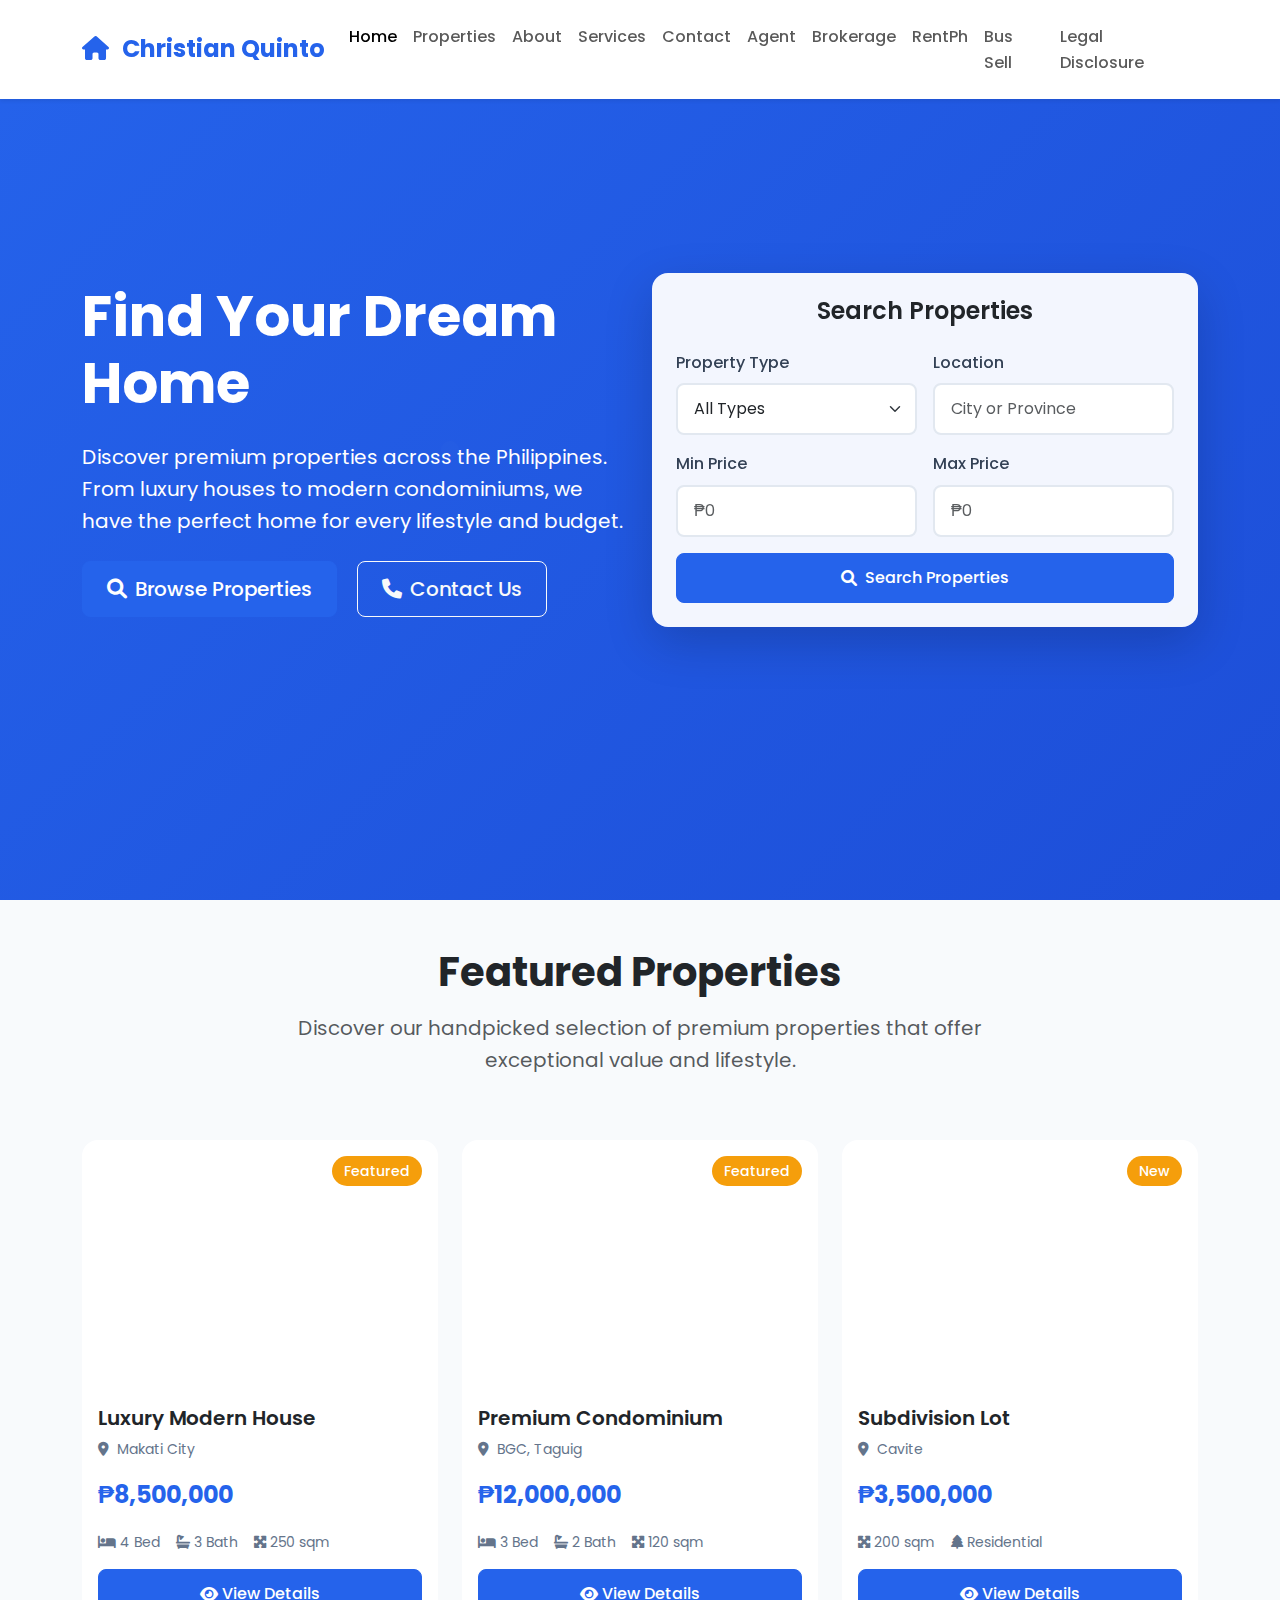
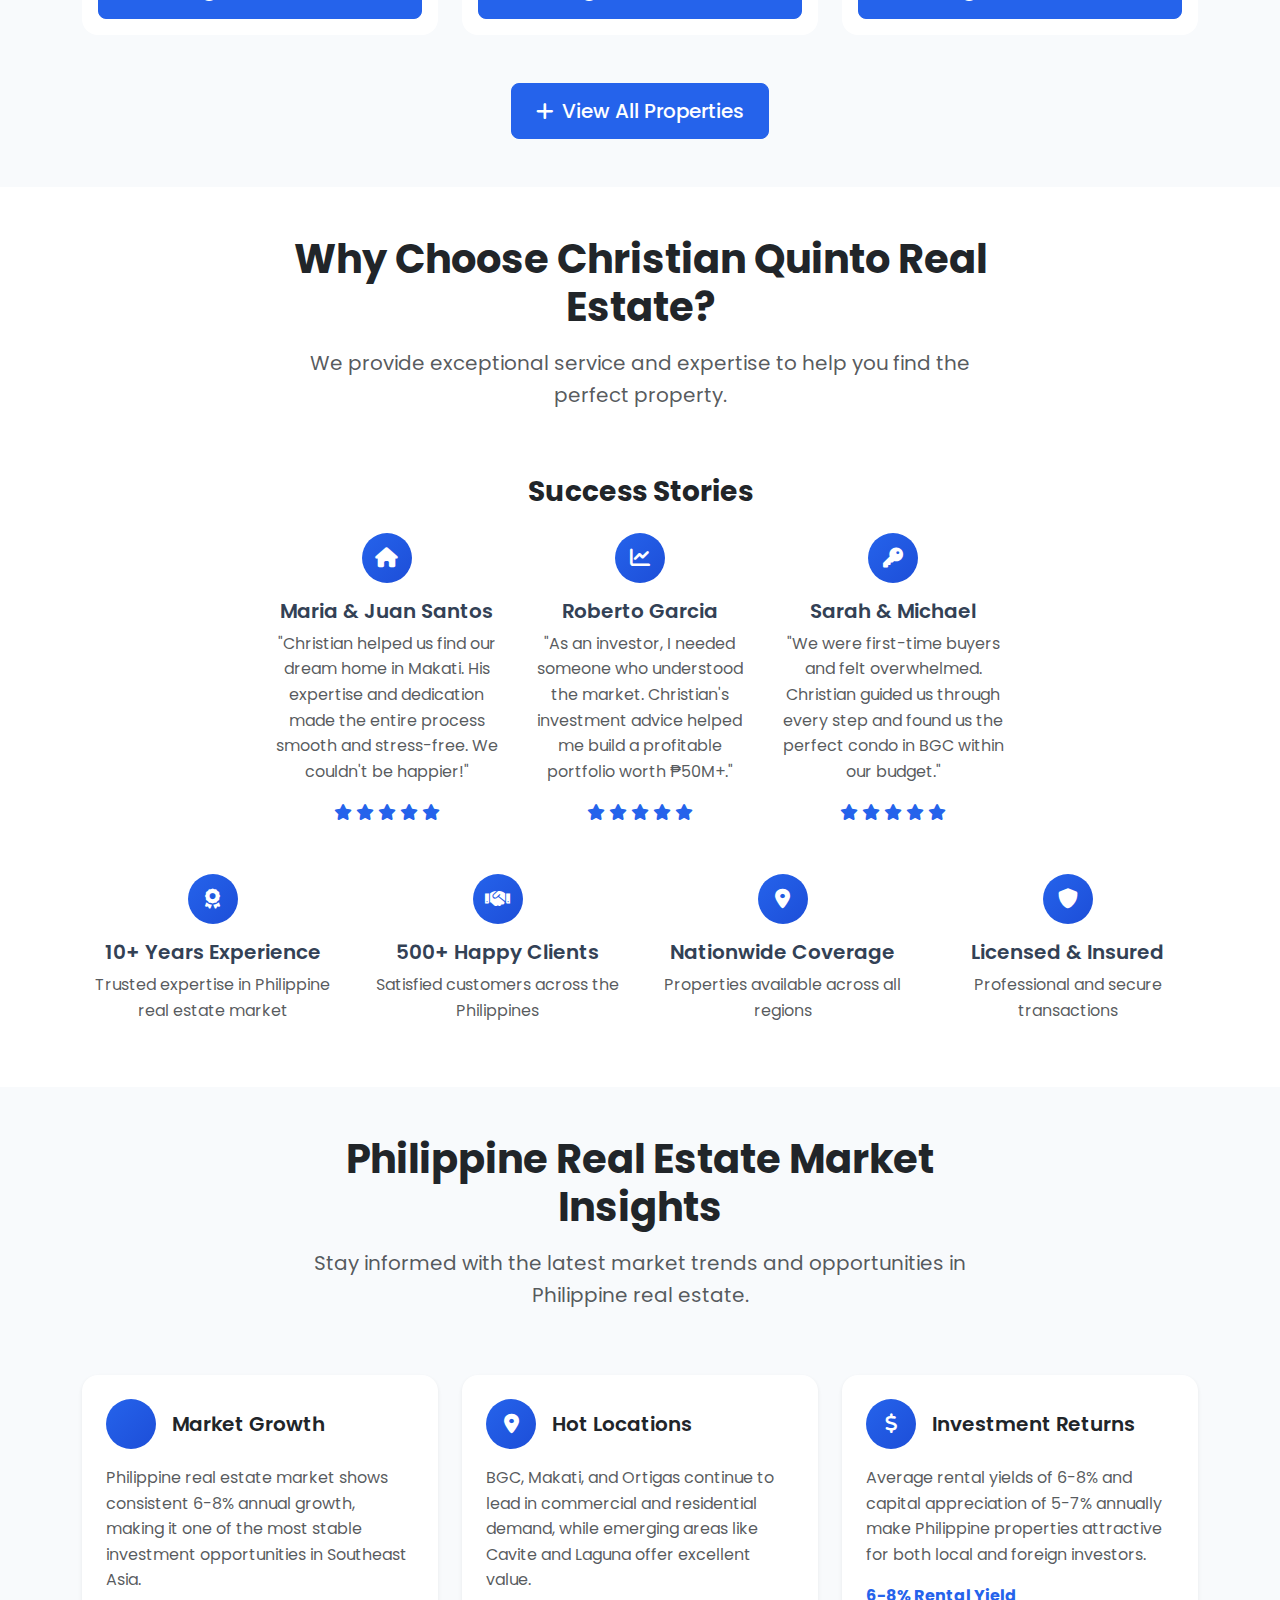
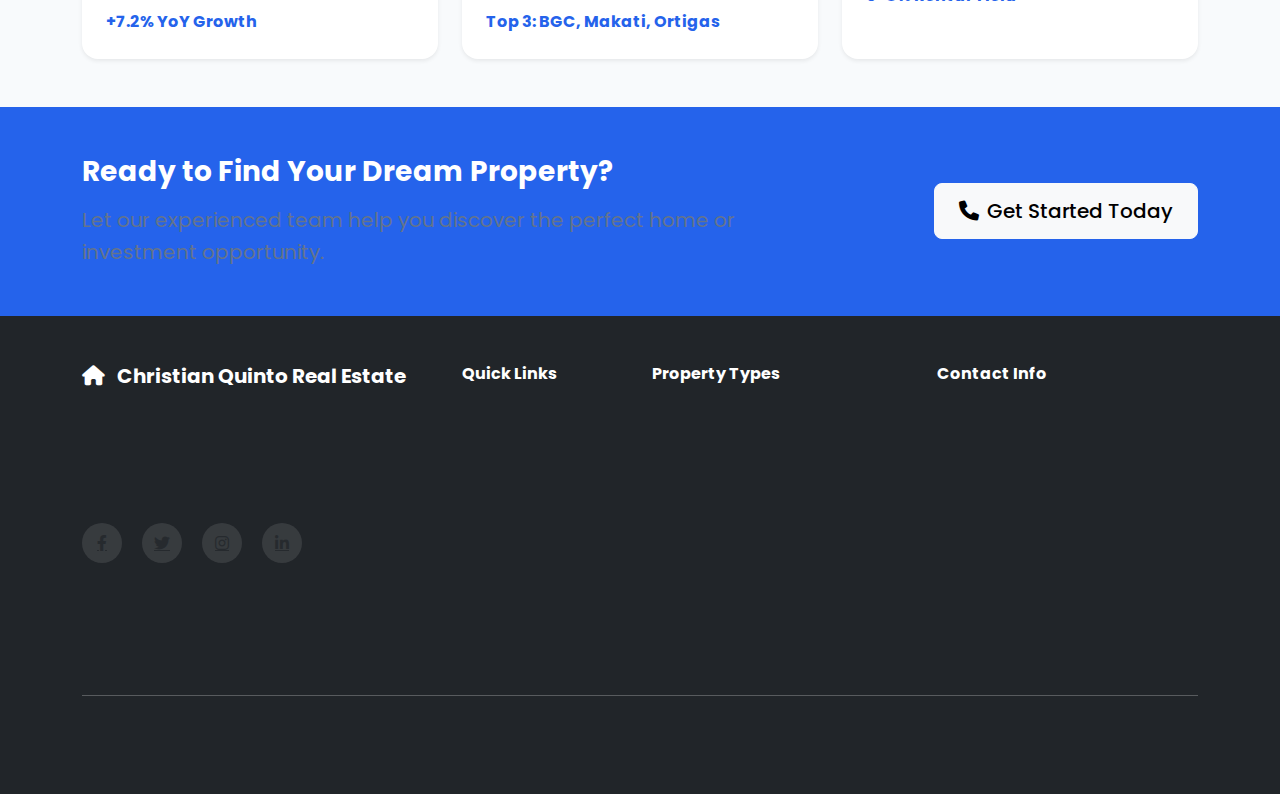
<file: index.html>
<!DOCTYPE html>
<html lang="en">
<head>
    <meta charset="UTF-8">
    <meta name="viewport" content="width=device-width, initial-scale=1.0">
    <title>Christian Quinto Real Estate - Premium Properties in the Philippines</title>
    <meta name="description" content="Find your dream home with Christian Quinto Real Estate. Premium houses, condominiums, subdivisions, and land properties across the Philippines.">
    <meta name="keywords" content="real estate, properties, houses, condominiums, subdivisions, land, Philippines, Christian Quinto">
    
    <!-- Open Graph Meta Tags -->
    <meta property="og:title" content="Christian Quinto Real Estate - Premium Properties">
    <meta property="og:description" content="Find your dream home with Christian Quinto Real Estate. Premium properties across the Philippines.">
    <meta property="og:type" content="website">
    <meta property="og:url" content="http://localhost/Christian_Quinto">
    
    <!-- Favicon -->
    <link rel="icon" type="image/jpeg" href="assets/images/20.jpg">
    <link rel="shortcut icon" type="image/jpeg" href="assets/images/20.jpg">
    <link rel="apple-touch-icon" href="assets/images/20.jpg">
    <link rel="apple-touch-icon" sizes="180x180" href="assets/images/20.jpg">
    <link rel="icon" type="image/jpeg" sizes="32x32" href="assets/images/20.jpg">
    <link rel="icon" type="image/jpeg" sizes="16x16" href="assets/images/20.jpg">
    <meta name="msapplication-TileImage" content="assets/images/20.jpg">
    
    <!-- Bootstrap CSS -->
    <link href="https://cdn.jsdelivr.net/npm/bootstrap@5.1.3/dist/css/bootstrap.min.css" rel="stylesheet">
    
    <!-- Font Awesome -->
    <link href="https://cdnjs.cloudflare.com/ajax/libs/font-awesome/6.0.0/css/all.min.css" rel="stylesheet">
    
    <!-- Custom CSS -->
    <link href="assets/css/style.css" rel="stylesheet">
    
    <!-- Google Fonts -->
    <link href="https://fonts.googleapis.com/css2?family=Poppins:wght@300;400;500;600;700&display=swap" rel="stylesheet">
</head>
<body>
    <!-- Redirect to home page -->
    <script>
        window.location.href = 'home.html';
    </script>
    
    <!-- Fallback content -->
    <div class="container mt-5">
        <div class="row justify-content-center">
            <div class="col-md-6 text-center">
                <h2>Redirecting...</h2>
                <p>If you are not redirected automatically, <a href="home.html">click here</a>.</p>
            </div>
        </div>
    </div>
</body>
</html>
</file>
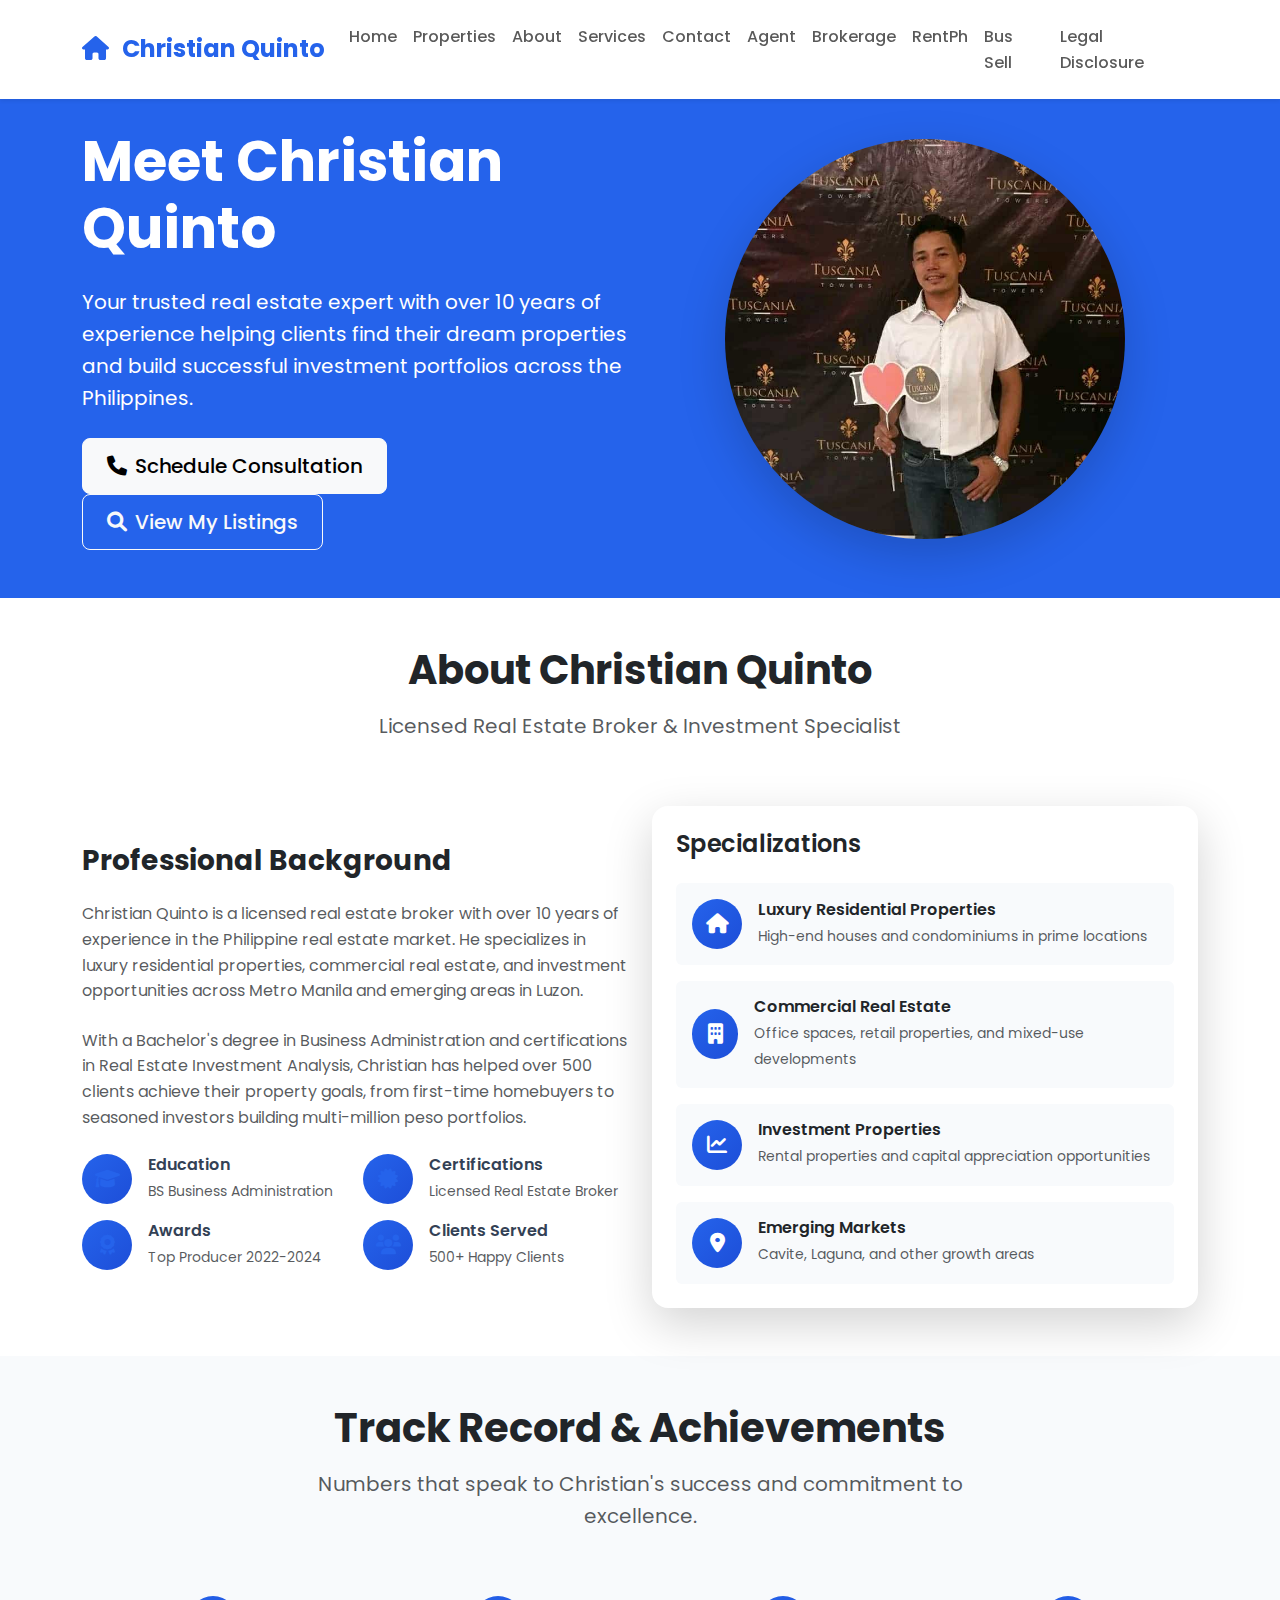
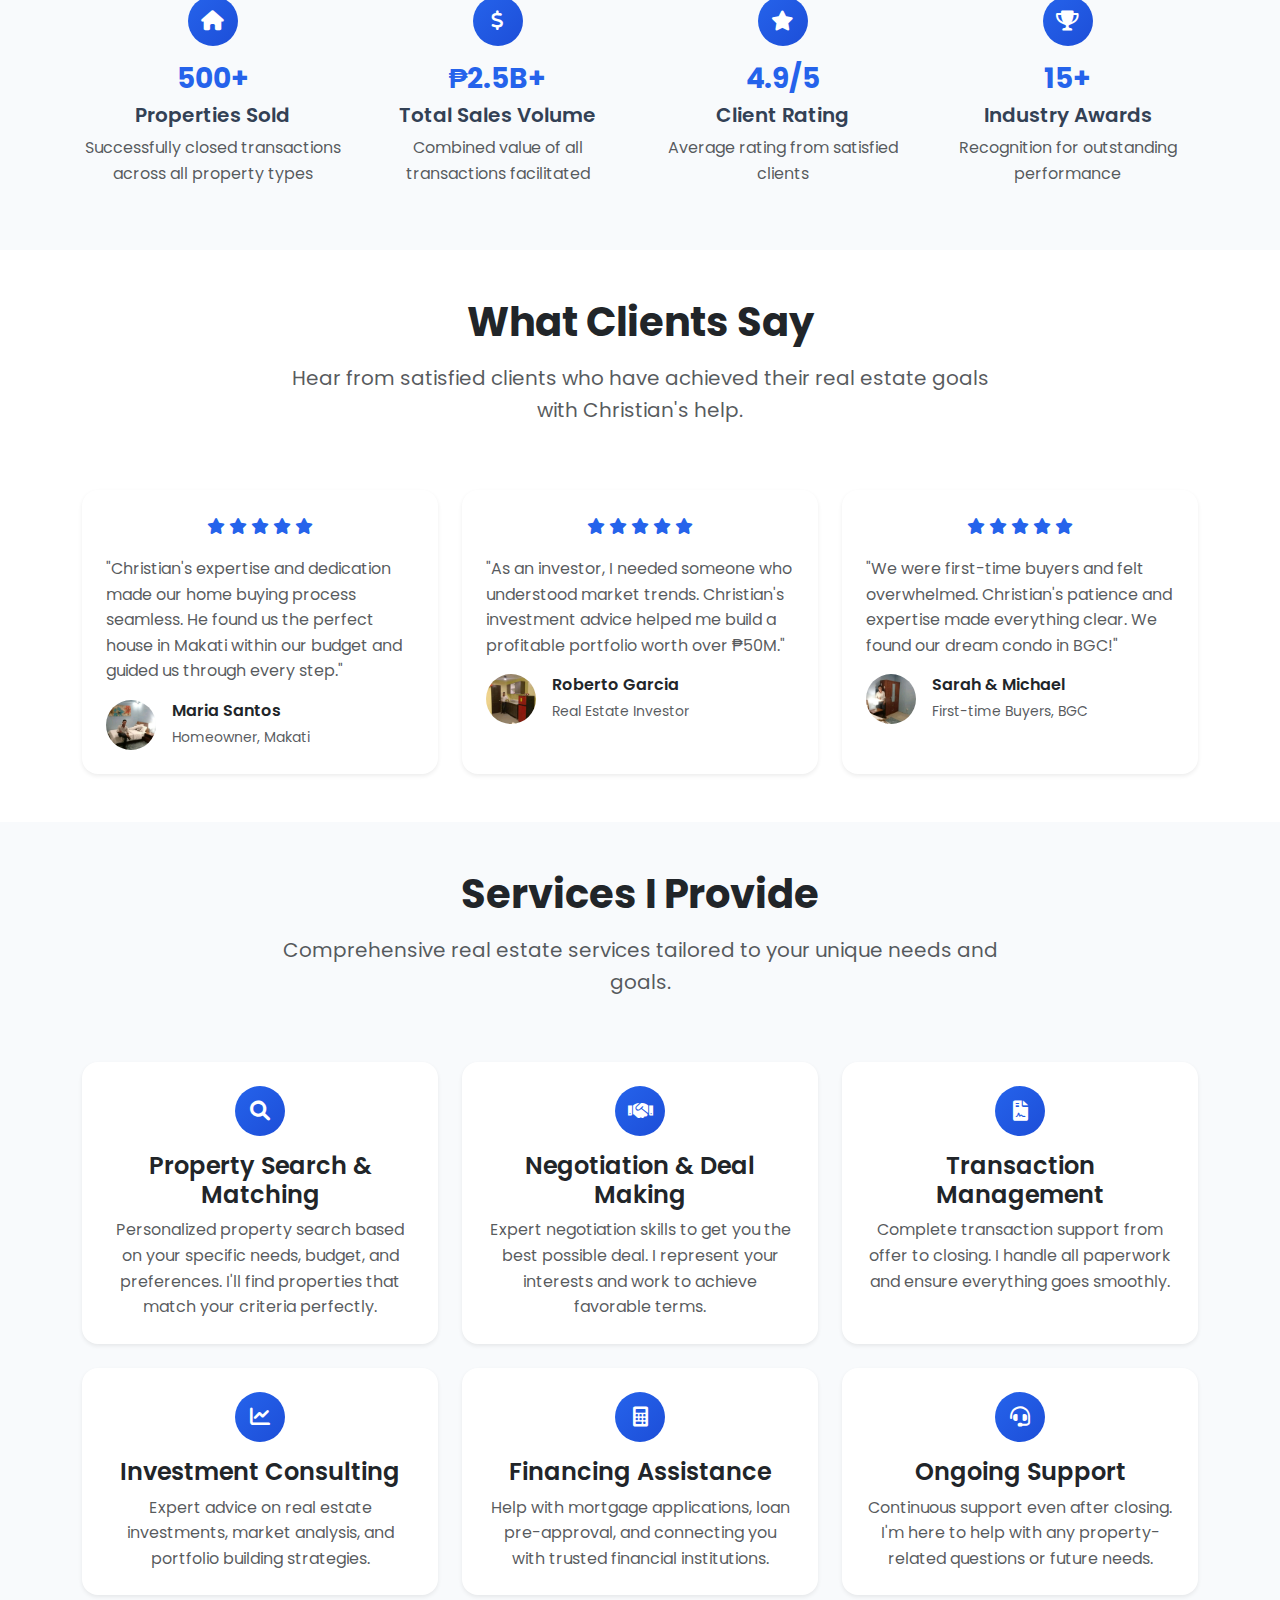
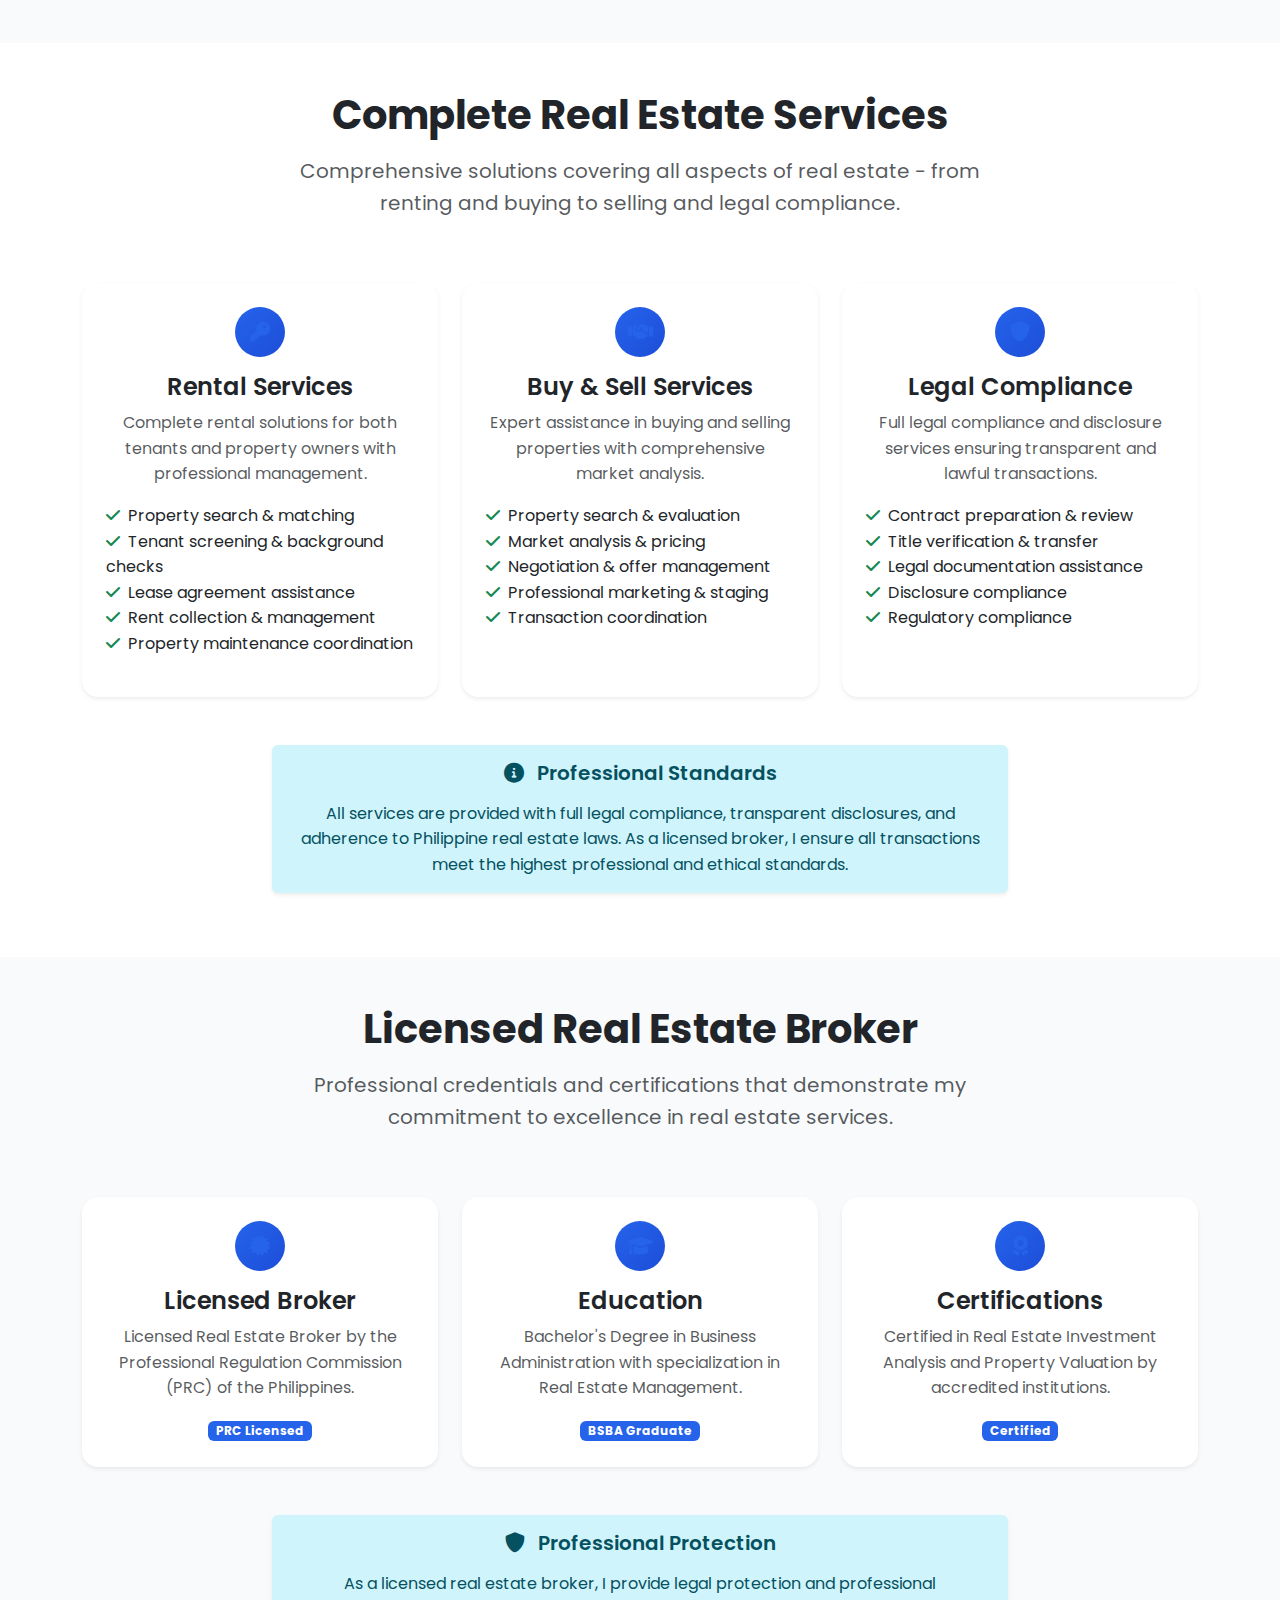
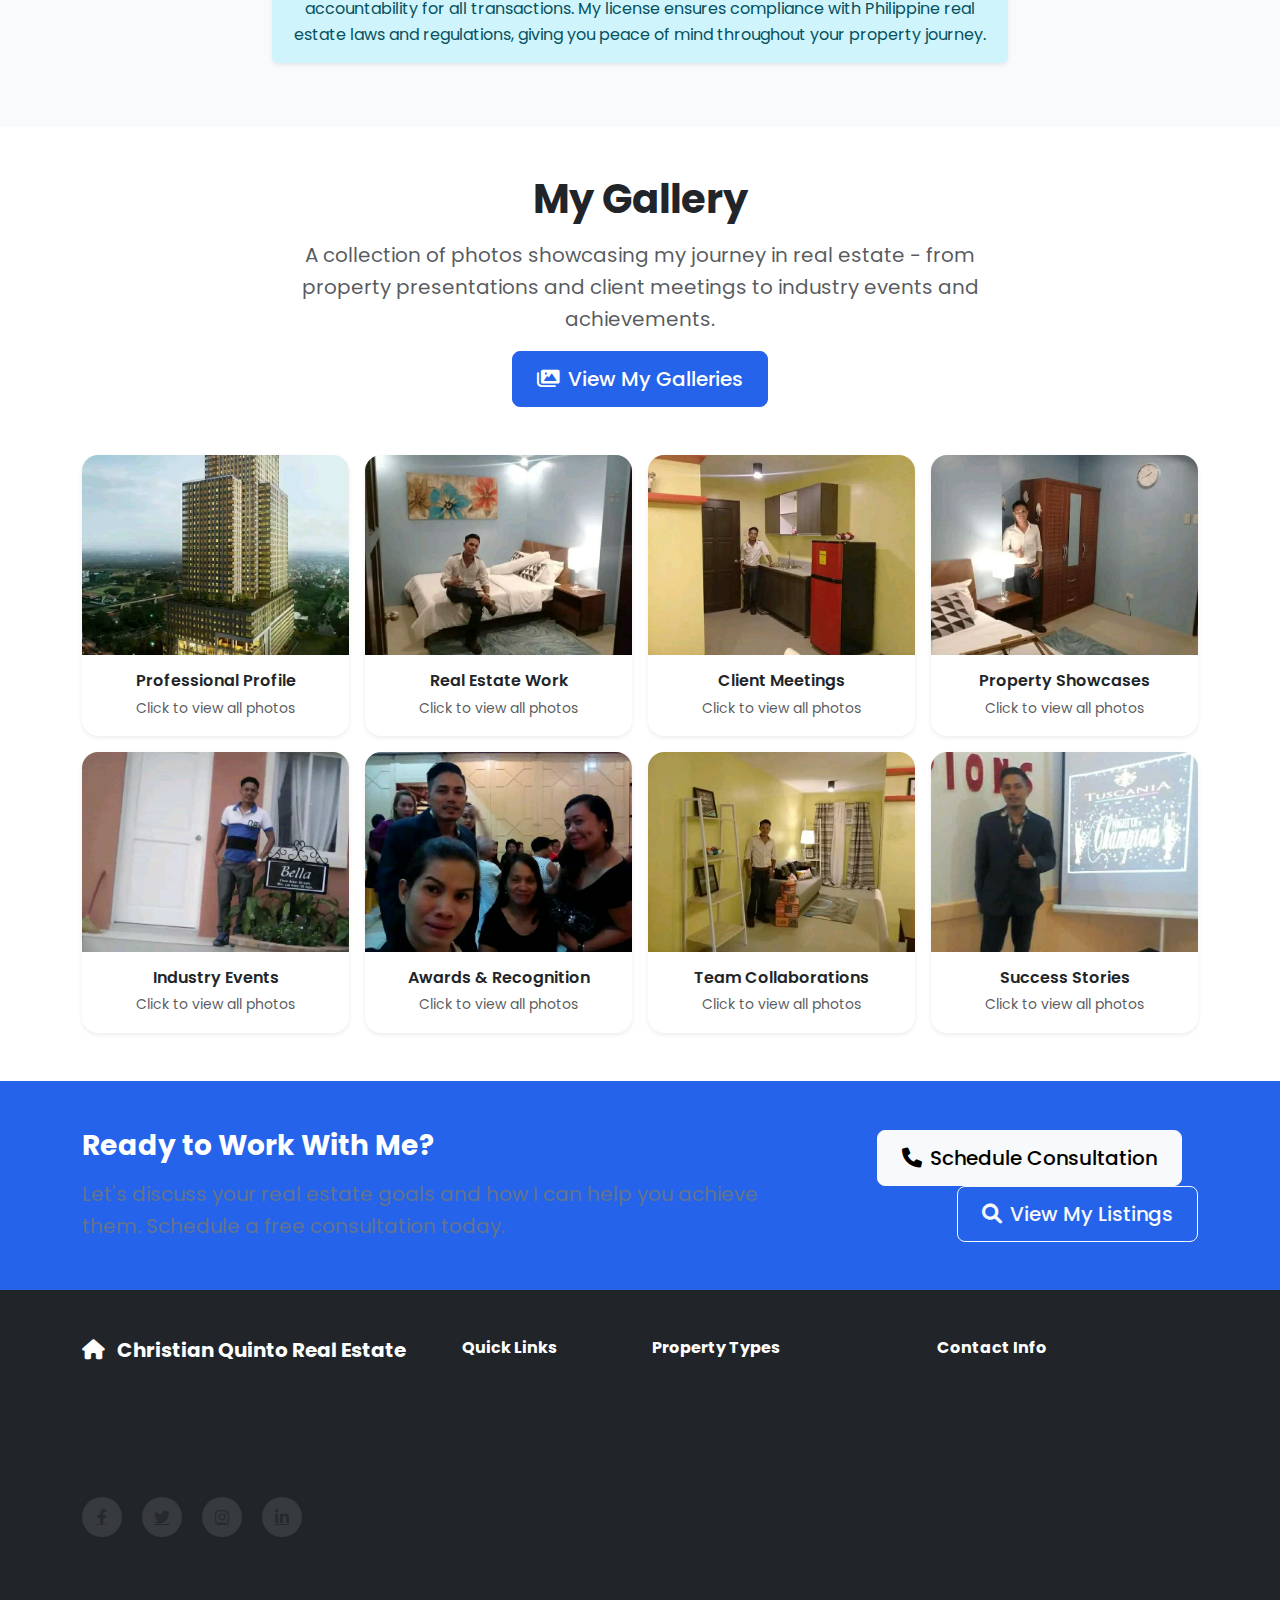
<file: agent.html>
<!DOCTYPE html>
<html lang="en">
<head>
    <meta charset="UTF-8">
    <meta name="viewport" content="width=device-width, initial-scale=1.0">
    <title>Christian Quinto - Top Real Estate Agent in the Philippines</title>
    <meta name="description" content="Meet Christian Quinto, your trusted real estate expert with over 10 years of experience. Specializing in luxury properties, investment opportunities, and personalized service across the Philippines.">
    <meta name="keywords" content="Christian Quinto, real estate agent, Philippines, luxury properties, investment, real estate expert">
    
    <!-- Favicon -->
    <link rel="icon" type="image/jpeg" href="assets/images/20.jpg">
    <link rel="shortcut icon" type="image/jpeg" href="assets/images/20.jpg">
    <link rel="apple-touch-icon" href="assets/images/20.jpg">
    
    <!-- Bootstrap CSS -->
    <link href="https://cdn.jsdelivr.net/npm/bootstrap@5.1.3/dist/css/bootstrap.min.css" rel="stylesheet">
    
    <!-- Font Awesome -->
    <link href="https://cdnjs.cloudflare.com/ajax/libs/font-awesome/6.0.0/css/all.min.css" rel="stylesheet">
    
    <!-- Custom CSS -->
    <link href="assets/css/style.css" rel="stylesheet">
    
    <!-- Gallery Custom Styles -->
    <style>
        .gallery-preview {
            cursor: pointer;
            transition: transform 0.3s ease, box-shadow 0.3s ease;
        }
        
        .gallery-preview:hover {
            transform: translateY(-5px);
            box-shadow: 0 10px 25px rgba(0,0,0,0.15) !important;
        }
        
        .modal-xl {
            max-width: 95%;
        }
        
        .modal-body img {
            transition: transform 0.3s ease;
        }
        
        .modal-body img:hover {
            transform: scale(1.05);
            z-index: 10;
            position: relative;
        }
        
        #galleryModal .modal-body {
            max-height: 70vh;
            overflow-y: auto;
        }
    </style>
    
    <!-- Google Fonts -->
    <link href="https://fonts.googleapis.com/css2?family=Poppins:wght@300;400;500;600;700&display=swap" rel="stylesheet">
</head>
<body>
    <!-- Navigation -->
    <nav class="navbar navbar-expand-lg navbar-light bg-white fixed-top shadow-sm">
        <div class="container">
            <a class="navbar-brand fw-bold text-primary" href="home.html">
                <i class="fas fa-home me-2"></i>
                Christian Quinto
            </a>
            
            <button class="navbar-toggler" type="button" data-bs-toggle="collapse" data-bs-target="#navbarNav">
                <span class="navbar-toggler-icon"></span>
            </button>
            
            <div class="collapse navbar-collapse" id="navbarNav">
                <ul class="navbar-nav ms-auto">
                    <li class="nav-item">
                        <a class="nav-link" href="home.html">Home</a>
                    </li>
                    <li class="nav-item">
                        <a class="nav-link" href="properties.html">Properties</a>
                    </li>
                    <li class="nav-item">
                        <a class="nav-link" href="about.html">About</a>
                    </li>
                    <li class="nav-item">
                        <a class="nav-link" href="services.html">Services</a>
                    </li>
                    <li class="nav-item">
                        <a class="nav-link" href="contact.html">Contact</a>
                    </li>
                    <li class="nav-item">
                        <a class="nav-link" href="agent.html">Agent</a>
                    </li>
                    <li class="nav-item">
                        <a class="nav-link" href="brokerage.html">Brokerage</a>
                    </li>
                    <li class="nav-item">
                        <a class="nav-link" href="rentph.html">RentPh</a>
                    </li>
                    <li class="nav-item">
                        <a class="nav-link" href="bus-sell.html">Bus Sell</a>
                    </li>
                    <li class="nav-item">
                        <a class="nav-link" href="legal-disclosure.html">Legal Disclosure</a>
                    </li>
                </ul>
            </div>
        </div>
    </nav>

    <!-- Hero Section -->
    <section class="py-5 bg-primary text-white" style="margin-top: 80px;">
        <div class="container">
            <div class="row align-items-center">
                <div class="col-lg-6">
                    <div class="hero-content text-white">
                        <h1 class="display-4 fw-bold mb-4">Meet Christian Quinto</h1>
                        <p class="lead mb-4 text-white">
                            Your trusted real estate expert with over 10 years of experience helping clients find their dream properties and build successful investment portfolios across the Philippines.
                        </p>
                        <div class="hero-buttons">
                            <a href="contact.html" class="btn btn-light btn-lg me-3">
                                <i class="fas fa-phone me-2"></i>
                                Schedule Consultation
                            </a>
                            <a href="properties.html" class="btn btn-outline-light btn-lg">
                                <i class="fas fa-search me-2"></i>
                                View My Listings
                            </a>
                        </div>
                    </div>
                </div>
                <div class="col-lg-6">
                    <div class="text-center">
                        <img src="assets/images/20.jpg" 
                             alt="Christian Quinto" class="img-fluid rounded-circle shadow-lg" style="width: 400px; height: 400px; object-fit: cover;">
                    </div>
                </div>
            </div>
        </div>
    </section>

    <!-- Agent Profile -->
    <section class="py-5">
        <div class="container">
            <div class="row">
                <div class="col-lg-8 mx-auto text-center mb-5">
                    <h2 class="display-5 fw-bold text-dark mb-3">About Christian Quinto</h2>
                    <p class="lead text-muted">
                        Licensed Real Estate Broker & Investment Specialist
                    </p>
                </div>
            </div>
            
            <div class="row align-items-center">
                <div class="col-lg-6">
                    <h3 class="fw-bold text-dark mb-4">Professional Background</h3>
                    <p class="text-muted mb-4">
                        Christian Quinto is a licensed real estate broker with over 10 years of experience in the Philippine real estate market. 
                        He specializes in luxury residential properties, commercial real estate, and investment opportunities across Metro Manila 
                        and emerging areas in Luzon.
                    </p>
                    <p class="text-muted mb-4">
                        With a Bachelor's degree in Business Administration and certifications in Real Estate Investment Analysis, Christian has 
                        helped over 500 clients achieve their property goals, from first-time homebuyers to seasoned investors building 
                        multi-million peso portfolios.
                    </p>
                    <div class="row g-3">
                        <div class="col-md-6">
                            <div class="d-flex align-items-center">
                                <div class="feature-icon me-3">
                                    <i class="fas fa-graduation-cap text-primary"></i>
                                </div>
                                <div>
                                    <h6 class="mb-1">Education</h6>
                                    <small class="text-muted">BS Business Administration</small>
                                </div>
                            </div>
                        </div>
                        <div class="col-md-6">
                            <div class="d-flex align-items-center">
                                <div class="feature-icon me-3">
                                    <i class="fas fa-certificate text-primary"></i>
                                </div>
                                <div>
                                    <h6 class="mb-1">Certifications</h6>
                                    <small class="text-muted">Licensed Real Estate Broker</small>
                                </div>
                            </div>
                        </div>
                        <div class="col-md-6">
                            <div class="d-flex align-items-center">
                                <div class="feature-icon me-3">
                                    <i class="fas fa-award text-primary"></i>
                                </div>
                                <div>
                                    <h6 class="mb-1">Awards</h6>
                                    <small class="text-muted">Top Producer 2022-2024</small>
                                </div>
                            </div>
                        </div>
                        <div class="col-md-6">
                            <div class="d-flex align-items-center">
                                <div class="feature-icon me-3">
                                    <i class="fas fa-users text-primary"></i>
                                </div>
                                <div>
                                    <h6 class="mb-1">Clients Served</h6>
                                    <small class="text-muted">500+ Happy Clients</small>
                                </div>
                            </div>
                        </div>
                    </div>
                </div>
                <div class="col-lg-6">
                    <div class="card border-0 shadow-lg">
                        <div class="card-body p-4">
                            <h4 class="card-title mb-4">Specializations</h4>
                            <div class="row g-3">
                                <div class="col-12">
                                    <div class="d-flex align-items-center p-3 bg-light rounded">
                                        <div class="feature-icon me-3">
                                            <i class="fas fa-home"></i>
                                        </div>
                                        <div>
                                            <h6 class="mb-1">Luxury Residential Properties</h6>
                                            <small class="text-muted">High-end houses and condominiums in prime locations</small>
                                        </div>
                                    </div>
                                </div>
                                <div class="col-12">
                                    <div class="d-flex align-items-center p-3 bg-light rounded">
                                        <div class="feature-icon me-3">
                                            <i class="fas fa-building"></i>
                                        </div>
                                        <div>
                                            <h6 class="mb-1">Commercial Real Estate</h6>
                                            <small class="text-muted">Office spaces, retail properties, and mixed-use developments</small>
                                        </div>
                                    </div>
                                </div>
                                <div class="col-12">
                                    <div class="d-flex align-items-center p-3 bg-light rounded">
                                        <div class="feature-icon me-3">
                                            <i class="fas fa-chart-line"></i>
                                        </div>
                                        <div>
                                            <h6 class="mb-1">Investment Properties</h6>
                                            <small class="text-muted">Rental properties and capital appreciation opportunities</small>
                                        </div>
                                    </div>
                                </div>
                                <div class="col-12">
                                    <div class="d-flex align-items-center p-3 bg-light rounded">
                                        <div class="feature-icon me-3">
                                            <i class="fas fa-map-marker-alt"></i>
                                        </div>
                                        <div>
                                            <h6 class="mb-1">Emerging Markets</h6>
                                            <small class="text-muted">Cavite, Laguna, and other growth areas</small>
                                        </div>
                                    </div>
                                </div>
                            </div>
                        </div>
                    </div>
                </div>
            </div>
        </div>
    </section>

    <!-- Achievements & Stats -->
    <section class="py-5 bg-light">
        <div class="container">
            <div class="row">
                <div class="col-lg-8 mx-auto text-center mb-5">
                    <h2 class="display-5 fw-bold text-dark mb-3">Track Record & Achievements</h2>
                    <p class="lead text-muted">
                        Numbers that speak to Christian's success and commitment to excellence.
                    </p>
                </div>
            </div>
            
            <div class="row g-4">
                <div class="col-lg-3 col-md-6">
                    <div class="text-center">
                        <div class="feature-icon mx-auto mb-3">
                            <i class="fas fa-home"></i>
                        </div>
                        <h3 class="fw-bold text-primary mb-2">500+</h3>
                        <h5 class="mb-2">Properties Sold</h5>
                        <p class="text-muted">Successfully closed transactions across all property types</p>
                    </div>
                </div>
                
                <div class="col-lg-3 col-md-6">
                    <div class="text-center">
                        <div class="feature-icon mx-auto mb-3">
                            <i class="fas fa-dollar-sign"></i>
                        </div>
                        <h3 class="fw-bold text-primary mb-2">₱2.5B+</h3>
                        <h5 class="mb-2">Total Sales Volume</h5>
                        <p class="text-muted">Combined value of all transactions facilitated</p>
                    </div>
                </div>
                
                <div class="col-lg-3 col-md-6">
                    <div class="text-center">
                        <div class="feature-icon mx-auto mb-3">
                            <i class="fas fa-star"></i>
                        </div>
                        <h3 class="fw-bold text-primary mb-2">4.9/5</h3>
                        <h5 class="mb-2">Client Rating</h5>
                        <p class="text-muted">Average rating from satisfied clients</p>
                    </div>
                </div>
                
                <div class="col-lg-3 col-md-6">
                    <div class="text-center">
                        <div class="feature-icon mx-auto mb-3">
                            <i class="fas fa-trophy"></i>
                        </div>
                        <h3 class="fw-bold text-primary mb-2">15+</h3>
                        <h5 class="mb-2">Industry Awards</h5>
                        <p class="text-muted">Recognition for outstanding performance</p>
                    </div>
                </div>
            </div>
        </div>
    </section>

    <!-- Client Testimonials -->
    <section class="py-5">
        <div class="container">
            <div class="row">
                <div class="col-lg-8 mx-auto text-center mb-5">
                    <h2 class="display-5 fw-bold text-dark mb-3">What Clients Say</h2>
                    <p class="lead text-muted">
                        Hear from satisfied clients who have achieved their real estate goals with Christian's help.
                    </p>
                </div>
            </div>
            
            <div class="row g-4">
                <div class="col-lg-4 col-md-6">
                    <div class="card h-100 border-0 shadow-sm">
                        <div class="card-body p-4">
                            <div class="text-center mb-3">
                                <div class="text-primary">
                                    <i class="fas fa-star"></i>
                                    <i class="fas fa-star"></i>
                                    <i class="fas fa-star"></i>
                                    <i class="fas fa-star"></i>
                                    <i class="fas fa-star"></i>
                                </div>
                            </div>
                            <p class="text-muted mb-3">
                                "Christian's expertise and dedication made our home buying process seamless. He found us the perfect house in Makati within our budget and guided us through every step."
                            </p>
                            <div class="d-flex align-items-center">
                                <img src="assets/images/2.jpg" 
                                     alt="Maria Santos" class="img-fluid rounded-circle me-3" style="width: 50px; height: 50px; object-fit: cover;">
                                <div>
                                    <h6 class="mb-1">Maria Santos</h6>
                                    <small class="text-muted">Homeowner, Makati</small>
                                </div>
                            </div>
                        </div>
                    </div>
                </div>
                
                <div class="col-lg-4 col-md-6">
                    <div class="card h-100 border-0 shadow-sm">
                        <div class="card-body p-4">
                            <div class="text-center mb-3">
                                <div class="text-primary">
                                    <i class="fas fa-star"></i>
                                    <i class="fas fa-star"></i>
                                    <i class="fas fa-star"></i>
                                    <i class="fas fa-star"></i>
                                    <i class="fas fa-star"></i>
                                </div>
                            </div>
                            <p class="text-muted mb-3">
                                "As an investor, I needed someone who understood market trends. Christian's investment advice helped me build a profitable portfolio worth over ₱50M."
                            </p>
                            <div class="d-flex align-items-center">
                                <img src="assets/images/3.jpg" 
                                     alt="Roberto Garcia" class="img-fluid rounded-circle me-3" style="width: 50px; height: 50px; object-fit: cover;">
                                <div>
                                    <h6 class="mb-1">Roberto Garcia</h6>
                                    <small class="text-muted">Real Estate Investor</small>
                                </div>
                            </div>
                        </div>
                    </div>
                </div>
                
                <div class="col-lg-4 col-md-6">
                    <div class="card h-100 border-0 shadow-sm">
                        <div class="card-body p-4">
                            <div class="text-center mb-3">
                                <div class="text-primary">
                                    <i class="fas fa-star"></i>
                                    <i class="fas fa-star"></i>
                                    <i class="fas fa-star"></i>
                                    <i class="fas fa-star"></i>
                                    <i class="fas fa-star"></i>
                                </div>
                            </div>
                            <p class="text-muted mb-3">
                                "We were first-time buyers and felt overwhelmed. Christian's patience and expertise made everything clear. We found our dream condo in BGC!"
                            </p>
                            <div class="d-flex align-items-center">
                                <img src="assets/images/4.jpg" 
                                     alt="Sarah & Michael" class="img-fluid rounded-circle me-3" style="width: 50px; height: 50px; object-fit: cover;">
                                <div>
                                    <h6 class="mb-1">Sarah & Michael</h6>
                                    <small class="text-muted">First-time Buyers, BGC</small>
                                </div>
                            </div>
                        </div>
                    </div>
                </div>
            </div>
        </div>
    </section>

    <!-- Services Offered -->
    <section class="py-5 bg-light">
        <div class="container">
            <div class="row">
                <div class="col-lg-8 mx-auto text-center mb-5">
                    <h2 class="display-5 fw-bold text-dark mb-3">Services I Provide</h2>
                    <p class="lead text-muted">
                        Comprehensive real estate services tailored to your unique needs and goals.
                    </p>
                </div>
            </div>
            
            <div class="row g-4">
                <div class="col-lg-4 col-md-6">
                    <div class="card h-100 border-0 shadow-sm">
                        <div class="card-body text-center p-4">
                            <div class="feature-icon mx-auto mb-3">
                                <i class="fas fa-search"></i>
                            </div>
                            <h4 class="card-title">Property Search & Matching</h4>
                            <p class="card-text text-muted">
                                Personalized property search based on your specific needs, budget, and preferences. I'll find properties that match your criteria perfectly.
                            </p>
                        </div>
                    </div>
                </div>
                
                <div class="col-lg-4 col-md-6">
                    <div class="card h-100 border-0 shadow-sm">
                        <div class="card-body text-center p-4">
                            <div class="feature-icon mx-auto mb-3">
                                <i class="fas fa-handshake"></i>
                            </div>
                            <h4 class="card-title">Negotiation & Deal Making</h4>
                            <p class="card-text text-muted">
                                Expert negotiation skills to get you the best possible deal. I represent your interests and work to achieve favorable terms.
                            </p>
                        </div>
                    </div>
                </div>
                
                <div class="col-lg-4 col-md-6">
                    <div class="card h-100 border-0 shadow-sm">
                        <div class="card-body text-center p-4">
                            <div class="feature-icon mx-auto mb-3">
                                <i class="fas fa-file-contract"></i>
                            </div>
                            <h4 class="card-title">Transaction Management</h4>
                            <p class="card-text text-muted">
                                Complete transaction support from offer to closing. I handle all paperwork and ensure everything goes smoothly.
                            </p>
                        </div>
                    </div>
                </div>
                
                <div class="col-lg-4 col-md-6">
                    <div class="card h-100 border-0 shadow-sm">
                        <div class="card-body text-center p-4">
                            <div class="feature-icon mx-auto mb-3">
                                <i class="fas fa-chart-line"></i>
                            </div>
                            <h4 class="card-title">Investment Consulting</h4>
                            <p class="card-text text-muted">
                                Expert advice on real estate investments, market analysis, and portfolio building strategies.
                            </p>
                        </div>
                    </div>
                </div>
                
                <div class="col-lg-4 col-md-6">
                    <div class="card h-100 border-0 shadow-sm">
                        <div class="card-body text-center p-4">
                            <div class="feature-icon mx-auto mb-3">
                                <i class="fas fa-calculator"></i>
                            </div>
                            <h4 class="card-title">Financing Assistance</h4>
                            <p class="card-text text-muted">
                                Help with mortgage applications, loan pre-approval, and connecting you with trusted financial institutions.
                            </p>
                        </div>
                    </div>
                </div>
                
                <div class="col-lg-4 col-md-6">
                    <div class="card h-100 border-0 shadow-sm">
                        <div class="card-body text-center p-4">
                            <div class="feature-icon mx-auto mb-3">
                                <i class="fas fa-headset"></i>
                            </div>
                            <h4 class="card-title">Ongoing Support</h4>
                            <p class="card-text text-muted">
                                Continuous support even after closing. I'm here to help with any property-related questions or future needs.
                            </p>
                        </div>
                    </div>
                </div>
            </div>
        </div>
    </section>

    <!-- Comprehensive Services -->
    <section class="py-5">
        <div class="container">
            <div class="row">
                <div class="col-lg-8 mx-auto text-center mb-5">
                    <h2 class="display-5 fw-bold text-dark mb-3">Complete Real Estate Services</h2>
                    <p class="lead text-muted">
                        Comprehensive solutions covering all aspects of real estate - from renting and buying to selling and legal compliance.
                    </p>
                </div>
            </div>
            
            <div class="row g-4">
                <div class="col-lg-4 col-md-6">
                    <div class="card h-100 border-0 shadow-sm text-center">
                        <div class="card-body p-4">
                            <div class="feature-icon mx-auto mb-3">
                                <i class="fas fa-key text-primary"></i>
                            </div>
                            <h4 class="card-title">Rental Services</h4>
                            <p class="card-text text-muted mb-3">
                                Complete rental solutions for both tenants and property owners with professional management.
                            </p>
                            <ul class="list-unstyled text-start">
                                <li><i class="fas fa-check text-success me-2"></i>Property search & matching</li>
                                <li><i class="fas fa-check text-success me-2"></i>Tenant screening & background checks</li>
                                <li><i class="fas fa-check text-success me-2"></i>Lease agreement assistance</li>
                                <li><i class="fas fa-check text-success me-2"></i>Rent collection & management</li>
                                <li><i class="fas fa-check text-success me-2"></i>Property maintenance coordination</li>
                            </ul>
                        </div>
                    </div>
                </div>
                
                <div class="col-lg-4 col-md-6">
                    <div class="card h-100 border-0 shadow-sm text-center">
                        <div class="card-body p-4">
                            <div class="feature-icon mx-auto mb-3">
                                <i class="fas fa-handshake text-primary"></i>
                            </div>
                            <h4 class="card-title">Buy & Sell Services</h4>
                            <p class="card-text text-muted mb-3">
                                Expert assistance in buying and selling properties with comprehensive market analysis.
                            </p>
                            <ul class="list-unstyled text-start">
                                <li><i class="fas fa-check text-success me-2"></i>Property search & evaluation</li>
                                <li><i class="fas fa-check text-success me-2"></i>Market analysis & pricing</li>
                                <li><i class="fas fa-check text-success me-2"></i>Negotiation & offer management</li>
                                <li><i class="fas fa-check text-success me-2"></i>Professional marketing & staging</li>
                                <li><i class="fas fa-check text-success me-2"></i>Transaction coordination</li>
                            </ul>
                        </div>
                    </div>
                </div>
                
                <div class="col-lg-4 col-md-6">
                    <div class="card h-100 border-0 shadow-sm text-center">
                        <div class="card-body p-4">
                            <div class="feature-icon mx-auto mb-3">
                                <i class="fas fa-shield-alt text-primary"></i>
                            </div>
                            <h4 class="card-title">Legal Compliance</h4>
                            <p class="card-text text-muted mb-3">
                                Full legal compliance and disclosure services ensuring transparent and lawful transactions.
                            </p>
                            <ul class="list-unstyled text-start">
                                <li><i class="fas fa-check text-success me-2"></i>Contract preparation & review</li>
                                <li><i class="fas fa-check text-success me-2"></i>Title verification & transfer</li>
                                <li><i class="fas fa-check text-success me-2"></i>Legal documentation assistance</li>
                                <li><i class="fas fa-check text-success me-2"></i>Disclosure compliance</li>
                                <li><i class="fas fa-check text-success me-2"></i>Regulatory compliance</li>
                            </ul>
                        </div>
                    </div>
                </div>
            </div>
            
            <div class="row mt-5">
                <div class="col-lg-8 mx-auto text-center">
                    <div class="alert alert-info border-0 shadow-sm">
                        <h5 class="alert-heading mb-3">
                            <i class="fas fa-info-circle me-2"></i>
                            Professional Standards
                        </h5>
                        <p class="mb-0">
                            All services are provided with full legal compliance, transparent disclosures, and adherence to Philippine real estate laws. 
                            As a licensed broker, I ensure all transactions meet the highest professional and ethical standards.
                        </p>
                    </div>
                </div>
            </div>
        </div>
    </section>

    <!-- Brokerage Credentials -->
    <section class="py-5 bg-light">
        <div class="container">
            <div class="row">
                <div class="col-lg-8 mx-auto text-center mb-5">
                    <h2 class="display-5 fw-bold text-dark mb-3">Licensed Real Estate Broker</h2>
                    <p class="lead text-muted">
                        Professional credentials and certifications that demonstrate my commitment to excellence in real estate services.
                    </p>
                </div>
            </div>
            
            <div class="row g-4">
                <div class="col-lg-4 col-md-6">
                    <div class="card h-100 border-0 shadow-sm text-center">
                        <div class="card-body p-4">
                            <div class="feature-icon mx-auto mb-3">
                                <i class="fas fa-certificate text-primary"></i>
                            </div>
                            <h4 class="card-title">Licensed Broker</h4>
                            <p class="card-text text-muted">
                                Licensed Real Estate Broker by the Professional Regulation Commission (PRC) of the Philippines.
                            </p>
                            <div class="badge bg-primary">PRC Licensed</div>
                        </div>
                    </div>
                </div>
                
                <div class="col-lg-4 col-md-6">
                    <div class="card h-100 border-0 shadow-sm text-center">
                        <div class="card-body p-4">
                            <div class="feature-icon mx-auto mb-3">
                                <i class="fas fa-graduation-cap text-primary"></i>
                            </div>
                            <h4 class="card-title">Education</h4>
                            <p class="card-text text-muted">
                                Bachelor's Degree in Business Administration with specialization in Real Estate Management.
                            </p>
                            <div class="badge bg-primary">BSBA Graduate</div>
                        </div>
                    </div>
                </div>
                
                <div class="col-lg-4 col-md-6">
                    <div class="card h-100 border-0 shadow-sm text-center">
                        <div class="card-body p-4">
                            <div class="feature-icon mx-auto mb-3">
                                <i class="fas fa-award text-primary"></i>
                            </div>
                            <h4 class="card-title">Certifications</h4>
                            <p class="card-text text-muted">
                                Certified in Real Estate Investment Analysis and Property Valuation by accredited institutions.
                            </p>
                            <div class="badge bg-primary">Certified</div>
                        </div>
                    </div>
                </div>
            </div>
            
            <div class="row mt-5">
                <div class="col-lg-8 mx-auto text-center">
                    <div class="alert alert-info border-0 shadow-sm">
                        <h5 class="alert-heading mb-3">
                            <i class="fas fa-shield-alt me-2"></i>
                            Professional Protection
                        </h5>
                        <p class="mb-0">
                            As a licensed real estate broker, I provide legal protection and professional accountability for all transactions. 
                            My license ensures compliance with Philippine real estate laws and regulations, giving you peace of mind 
                            throughout your property journey.
                        </p>
                    </div>
                </div>
            </div>
        </div>
    </section>

    <!-- Christian Quinto Gallery -->
    <section class="py-5">
        <div class="container">
            <div class="row">
                <div class="col-lg-8 mx-auto text-center mb-5">
                    <h2 class="display-5 fw-bold text-dark mb-3">My Gallery</h2>
                    <p class="lead text-muted">
                        A collection of photos showcasing my journey in real estate - from property presentations and client meetings to industry events and achievements.
                    </p>
                    <button type="button" class="btn btn-primary btn-lg" data-bs-toggle="modal" data-bs-target="#galleryModal">
                        <i class="fas fa-images me-2"></i>
                        View My Galleries
                    </button>
                </div>
            </div>
            
            <!-- Preview Gallery (First 8 images) -->
            <div class="row g-3">
                <div class="col-lg-3 col-md-4 col-sm-6">
                    <div class="card border-0 shadow-sm h-100 gallery-preview" data-bs-toggle="modal" data-bs-target="#galleryModal">
                        <img src="assets/images/1.jpg" class="card-img-top" alt="Christian Quinto Gallery" style="height: 200px; object-fit: cover;">
                        <div class="card-body p-3 text-center">
                            <h6 class="card-title mb-1">Professional Profile</h6>
                            <small class="text-muted">Click to view all photos</small>
                        </div>
                    </div>
                </div>
                
                <div class="col-lg-3 col-md-4 col-sm-6">
                    <div class="card border-0 shadow-sm h-100 gallery-preview" data-bs-toggle="modal" data-bs-target="#galleryModal">
                        <img src="assets/images/2.jpg" class="card-img-top" alt="Christian Quinto Gallery" style="height: 200px; object-fit: cover;">
                        <div class="card-body p-3 text-center">
                            <h6 class="card-title mb-1">Real Estate Work</h6>
                            <small class="text-muted">Click to view all photos</small>
                        </div>
                    </div>
                </div>
                
                <div class="col-lg-3 col-md-4 col-sm-6">
                    <div class="card border-0 shadow-sm h-100 gallery-preview" data-bs-toggle="modal" data-bs-target="#galleryModal">
                        <img src="assets/images/3.jpg" class="card-img-top" alt="Christian Quinto Gallery" style="height: 200px; object-fit: cover;">
                        <div class="card-body p-3 text-center">
                            <h6 class="card-title mb-1">Client Meetings</h6>
                            <small class="text-muted">Click to view all photos</small>
                        </div>
                    </div>
                </div>
                
                <div class="col-lg-3 col-md-4 col-sm-6">
                    <div class="card border-0 shadow-sm h-100 gallery-preview" data-bs-toggle="modal" data-bs-target="#galleryModal">
                        <img src="assets/images/4.jpg" class="card-img-top" alt="Christian Quinto Gallery" style="height: 200px; object-fit: cover;">
                        <div class="card-body p-3 text-center">
                            <h6 class="card-title mb-1">Property Showcases</h6>
                            <small class="text-muted">Click to view all photos</small>
                        </div>
                    </div>
                </div>
                
                <div class="col-lg-3 col-md-4 col-sm-6">
                    <div class="card border-0 shadow-sm h-100 gallery-preview" data-bs-toggle="modal" data-bs-target="#galleryModal">
                        <img src="assets/images/5.jpg" class="card-img-top" alt="Christian Quinto Gallery" style="height: 200px; object-fit: cover;">
                        <div class="card-body p-3 text-center">
                            <h6 class="card-title mb-1">Industry Events</h6>
                            <small class="text-muted">Click to view all photos</small>
                        </div>
                    </div>
                </div>
                
                <div class="col-lg-3 col-md-4 col-sm-6">
                    <div class="card border-0 shadow-sm h-100 gallery-preview" data-bs-toggle="modal" data-bs-target="#galleryModal">
                        <img src="assets/images/6.jpg" class="card-img-top" alt="Christian Quinto Gallery" style="height: 200px; object-fit: cover;">
                        <div class="card-body p-3 text-center">
                            <h6 class="card-title mb-1">Awards & Recognition</h6>
                            <small class="text-muted">Click to view all photos</small>
                        </div>
                    </div>
                </div>
                
                <div class="col-lg-3 col-md-4 col-sm-6">
                    <div class="card border-0 shadow-sm h-100 gallery-preview" data-bs-toggle="modal" data-bs-target="#galleryModal">
                        <img src="assets/images/7.jpg" class="card-img-top" alt="Christian Quinto Gallery" style="height: 200px; object-fit: cover;">
                        <div class="card-body p-3 text-center">
                            <h6 class="card-title mb-1">Team Collaborations</h6>
                            <small class="text-muted">Click to view all photos</small>
                        </div>
                    </div>
                </div>
                
                <div class="col-lg-3 col-md-4 col-sm-6">
                    <div class="card border-0 shadow-sm h-100 gallery-preview" data-bs-toggle="modal" data-bs-target="#galleryModal">
                        <img src="assets/images/8.jpg" class="card-img-top" alt="Christian Quinto Gallery" style="height: 200px; object-fit: cover;">
                        <div class="card-body p-3 text-center">
                            <h6 class="card-title mb-1">Success Stories</h6>
                            <small class="text-muted">Click to view all photos</small>
                        </div>
                    </div>
                </div>
            </div>
        </div>
    </section>

    <!-- Gallery Modal -->
    <div class="modal fade" id="galleryModal" tabindex="-1" aria-labelledby="galleryModalLabel" aria-hidden="true">
        <div class="modal-dialog modal-xl">
            <div class="modal-content">
                <div class="modal-header">
                    <h5 class="modal-title" id="galleryModalLabel">
                        <i class="fas fa-images me-2"></i>
                        Christian Quinto - My Gallery
                    </h5>
                    <button type="button" class="btn-close" data-bs-dismiss="modal" aria-label="Close"></button>
                </div>
                <div class="modal-body">
                    <div class="row g-2">
                        <!-- 4x4 Grid Layout for all 32 images -->
                        <div class="col-3">
                            <img src="assets/images/1.jpg" class="img-fluid rounded shadow-sm" alt="Christian Quinto Gallery" style="height: 150px; width: 100%; object-fit: cover;">
                        </div>
                        <div class="col-3">
                            <img src="assets/images/2.jpg" class="img-fluid rounded shadow-sm" alt="Christian Quinto Gallery" style="height: 150px; width: 100%; object-fit: cover;">
                        </div>
                        <div class="col-3">
                            <img src="assets/images/3.jpg" class="img-fluid rounded shadow-sm" alt="Christian Quinto Gallery" style="height: 150px; width: 100%; object-fit: cover;">
                        </div>
                        <div class="col-3">
                            <img src="assets/images/4.jpg" class="img-fluid rounded shadow-sm" alt="Christian Quinto Gallery" style="height: 150px; width: 100%; object-fit: cover;">
                        </div>
                        <div class="col-3">
                            <img src="assets/images/5.jpg" class="img-fluid rounded shadow-sm" alt="Christian Quinto Gallery" style="height: 150px; width: 100%; object-fit: cover;">
                        </div>
                        <div class="col-3">
                            <img src="assets/images/6.jpg" class="img-fluid rounded shadow-sm" alt="Christian Quinto Gallery" style="height: 150px; width: 100%; object-fit: cover;">
                        </div>
                        <div class="col-3">
                            <img src="assets/images/7.jpg" class="img-fluid rounded shadow-sm" alt="Christian Quinto Gallery" style="height: 150px; width: 100%; object-fit: cover;">
                        </div>
                        <div class="col-3">
                            <img src="assets/images/8.jpg" class="img-fluid rounded shadow-sm" alt="Christian Quinto Gallery" style="height: 150px; width: 100%; object-fit: cover;">
                        </div>
                        <div class="col-3">
                            <img src="assets/images/9.jpg" class="img-fluid rounded shadow-sm" alt="Christian Quinto Gallery" style="height: 150px; width: 100%; object-fit: cover;">
                        </div>
                        <div class="col-3">
                            <img src="assets/images/10.jpg" class="img-fluid rounded shadow-sm" alt="Christian Quinto Gallery" style="height: 150px; width: 100%; object-fit: cover;">
                        </div>
                        <div class="col-3">
                            <img src="assets/images/11.jpg" class="img-fluid rounded shadow-sm" alt="Christian Quinto Gallery" style="height: 150px; width: 100%; object-fit: cover;">
                        </div>
                        <div class="col-3">
                            <img src="assets/images/12.jpg" class="img-fluid rounded shadow-sm" alt="Christian Quinto Gallery" style="height: 150px; width: 100%; object-fit: cover;">
                        </div>
                        <div class="col-3">
                            <img src="assets/images/13.jpg" class="img-fluid rounded shadow-sm" alt="Christian Quinto Gallery" style="height: 150px; width: 100%; object-fit: cover;">
                        </div>
                        <div class="col-3">
                            <img src="assets/images/14.jpg" class="img-fluid rounded shadow-sm" alt="Christian Quinto Gallery" style="height: 150px; width: 100%; object-fit: cover;">
                        </div>
                        <div class="col-3">
                            <img src="assets/images/15.jpg" class="img-fluid rounded shadow-sm" alt="Christian Quinto Gallery" style="height: 150px; width: 100%; object-fit: cover;">
                        </div>
                        <div class="col-3">
                            <img src="assets/images/16.jpg" class="img-fluid rounded shadow-sm" alt="Christian Quinto Gallery" style="height: 150px; width: 100%; object-fit: cover;">
                        </div>
                        <div class="col-3">
                            <img src="assets/images/17.jpg" class="img-fluid rounded shadow-sm" alt="Christian Quinto Gallery" style="height: 150px; width: 100%; object-fit: cover;">
                        </div>
                        <div class="col-3">
                            <img src="assets/images/18.jpg" class="img-fluid rounded shadow-sm" alt="Christian Quinto Gallery" style="height: 150px; width: 100%; object-fit: cover;">
                        </div>
                        <div class="col-3">
                            <img src="assets/images/19.jpg" class="img-fluid rounded shadow-sm" alt="Christian Quinto Gallery" style="height: 150px; width: 100%; object-fit: cover;">
                        </div>
                        <div class="col-3">
                            <img src="assets/images/20.jpg" class="img-fluid rounded shadow-sm" alt="Christian Quinto Gallery" style="height: 150px; width: 100%; object-fit: cover;">
                        </div>
                        <div class="col-3">
                            <img src="assets/images/21.jpg" class="img-fluid rounded shadow-sm" alt="Christian Quinto Gallery" style="height: 150px; width: 100%; object-fit: cover;">
                        </div>
                        <div class="col-3">
                            <img src="assets/images/22.jpg" class="img-fluid rounded shadow-sm" alt="Christian Quinto Gallery" style="height: 150px; width: 100%; object-fit: cover;">
                        </div>
                        <div class="col-3">
                            <img src="assets/images/23.jpg" class="img-fluid rounded shadow-sm" alt="Christian Quinto Gallery" style="height: 150px; width: 100%; object-fit: cover;">
                        </div>
                        <div class="col-3">
                            <img src="assets/images/24.jpg" class="img-fluid rounded shadow-sm" alt="Christian Quinto Gallery" style="height: 150px; width: 100%; object-fit: cover;">
                        </div>
                        <div class="col-3">
                            <img src="assets/images/25.jpg" class="img-fluid rounded shadow-sm" alt="Christian Quinto Gallery" style="height: 150px; width: 100%; object-fit: cover;">
                        </div>
                        <div class="col-3">
                            <img src="assets/images/26.jpg" class="img-fluid rounded shadow-sm" alt="Christian Quinto Gallery" style="height: 150px; width: 100%; object-fit: cover;">
                        </div>
                        <div class="col-3">
                            <img src="assets/images/27.jpg" class="img-fluid rounded shadow-sm" alt="Christian Quinto Gallery" style="height: 150px; width: 100%; object-fit: cover;">
                        </div>
                        <div class="col-3">
                            <img src="assets/images/28.jpg" class="img-fluid rounded shadow-sm" alt="Christian Quinto Gallery" style="height: 150px; width: 100%; object-fit: cover;">
                        </div>
                        <div class="col-3">
                            <img src="assets/images/29.jpg" class="img-fluid rounded shadow-sm" alt="Christian Quinto Gallery" style="height: 150px; width: 100%; object-fit: cover;">
                        </div>
                        <div class="col-3">
                            <img src="assets/images/30.jpg" class="img-fluid rounded shadow-sm" alt="Christian Quinto Gallery" style="height: 150px; width: 100%; object-fit: cover;">
                        </div>
                        <div class="col-3">
                            <img src="assets/images/31.jpg" class="img-fluid rounded shadow-sm" alt="Christian Quinto Gallery" style="height: 150px; width: 100%; object-fit: cover;">
                        </div>
                        <div class="col-3">
                            <img src="assets/images/32.jpg" class="img-fluid rounded shadow-sm" alt="Christian Quinto Gallery" style="height: 150px; width: 100%; object-fit: cover;">
                        </div>
                    </div>
                </div>
                <div class="modal-footer">
                    <button type="button" class="btn btn-secondary" data-bs-dismiss="modal">Close</button>
                </div>
            </div>
        </div>
    </div>

    <!-- Contact CTA -->
    <section class="py-5 bg-primary text-white">
        <div class="container">
            <div class="row align-items-center">
                <div class="col-lg-8">
                    <h3 class="fw-bold mb-3">Ready to Work With Me?</h3>
                    <p class="lead mb-0">
                        Let's discuss your real estate goals and how I can help you achieve them. 
                        Schedule a free consultation today.
                    </p>
                </div>
                <div class="col-lg-4 text-lg-end">
                    <a href="contact.html" class="btn btn-light btn-lg me-3">
                        <i class="fas fa-phone me-2"></i>
                        Schedule Consultation
                    </a>
                    <a href="properties.html" class="btn btn-outline-light btn-lg">
                        <i class="fas fa-search me-2"></i>
                        View My Listings
                    </a>
                </div>
            </div>
        </div>
    </section>

    <!-- Footer -->
    <footer class="bg-dark text-white py-5">
        <div class="container">
            <div class="row g-4">
                <div class="col-lg-4">
                    <h5 class="fw-bold mb-3">
                        <i class="fas fa-home me-2"></i>
                        Christian Quinto Real Estate
                    </h5>
                    <p class="text-muted mb-3">
                        Your trusted partner in finding the perfect property. We offer premium real estate services 
                        across the Philippines with personalized attention and expert guidance.
                    </p>
                    <div class="social-links">
                        <a href="#" class="text-muted me-3"><i class="fab fa-facebook-f"></i></a>
                        <a href="#" class="text-muted me-3"><i class="fab fa-twitter"></i></a>
                        <a href="#" class="text-muted me-3"><i class="fab fa-instagram"></i></a>
                        <a href="#" class="text-muted"><i class="fab fa-linkedin-in"></i></a>
                    </div>
                </div>
                
                <div class="col-lg-2 col-md-6">
                    <h6 class="fw-bold mb-3">Quick Links</h6>
                    <ul class="list-unstyled">
                        <li><a href="home.html" class="text-muted text-decoration-none">Home</a></li>
                        <li><a href="properties.html" class="text-muted text-decoration-none">Properties</a></li>
                        <li><a href="about.html" class="text-muted text-decoration-none">About</a></li>
                        <li><a href="services.html" class="text-muted text-decoration-none">Services</a></li>
                        <li><a href="contact.html" class="text-muted text-decoration-none">Contact</a></li>
                        <li><a href="agent.html" class="text-muted text-decoration-none">Agent</a></li>
                        <li><a href="brokerage.html" class="text-muted text-decoration-none">Brokerage</a></li>
                        <li><a href="rentph.html" class="text-muted text-decoration-none">RentPh</a></li>
                        <li><a href="bus-sell.html" class="text-muted text-decoration-none">Bus Sell</a></li>
                        <li><a href="legal-disclosure.html" class="text-muted text-decoration-none">Legal Disclosure</a></li>
                    </ul>
                </div>
                
                <div class="col-lg-3 col-md-6">
                    <h6 class="fw-bold mb-3">Property Types</h6>
                    <ul class="list-unstyled">
                        <li><a href="properties.html" class="text-muted text-decoration-none">Houses</a></li>
                        <li><a href="properties.html" class="text-muted text-decoration-none">Condominiums</a></li>
                        <li><a href="properties.html" class="text-muted text-decoration-none">Subdivisions</a></li>
                        <li><a href="properties.html" class="text-muted text-decoration-none">Land Properties</a></li>
                        <li><a href="properties.html" class="text-muted text-decoration-none">Commercial</a></li>
                    </ul>
                </div>
                
                <div class="col-lg-3 col-md-6">
                    <h6 class="fw-bold mb-3">Contact Info</h6>
                    <div class="contact-info">
                        <p class="text-muted mb-2">
                            <i class="fas fa-map-marker-alt me-2"></i>
                            123 Real Estate Ave, Makati City
                        </p>
                        <p class="text-muted mb-2">
                            <i class="fas fa-phone me-2"></i>
                            +63 2 1234 5678
                        </p>
                        <p class="text-muted mb-2">
                            <i class="fas fa-envelope me-2"></i>
                            info@christianquinto.com
                        </p>
                    </div>
                </div>
            </div>
            
            <hr class="my-4">
            
            <div class="row align-items-center">
                <div class="col-md-6">
                    <p class="text-muted mb-0">
                        &copy; 2024 Christian Quinto Real Estate. All rights reserved.
                    </p>
                </div>
                <div class="col-md-6 text-md-end">
                    <a href="#" class="text-muted text-decoration-none me-3">Privacy Policy</a>
                    <a href="#" class="text-muted text-decoration-none">Terms of Service</a>
                </div>
            </div>
        </div>
    </footer>

    <!-- Bootstrap JS -->
    <script src="https://cdn.jsdelivr.net/npm/bootstrap@5.1.3/dist/js/bootstrap.bundle.min.js"></script>
    
    <!-- Custom JS -->
    <script src="assets/js/main.js"></script>
</body>
</html>
</file>
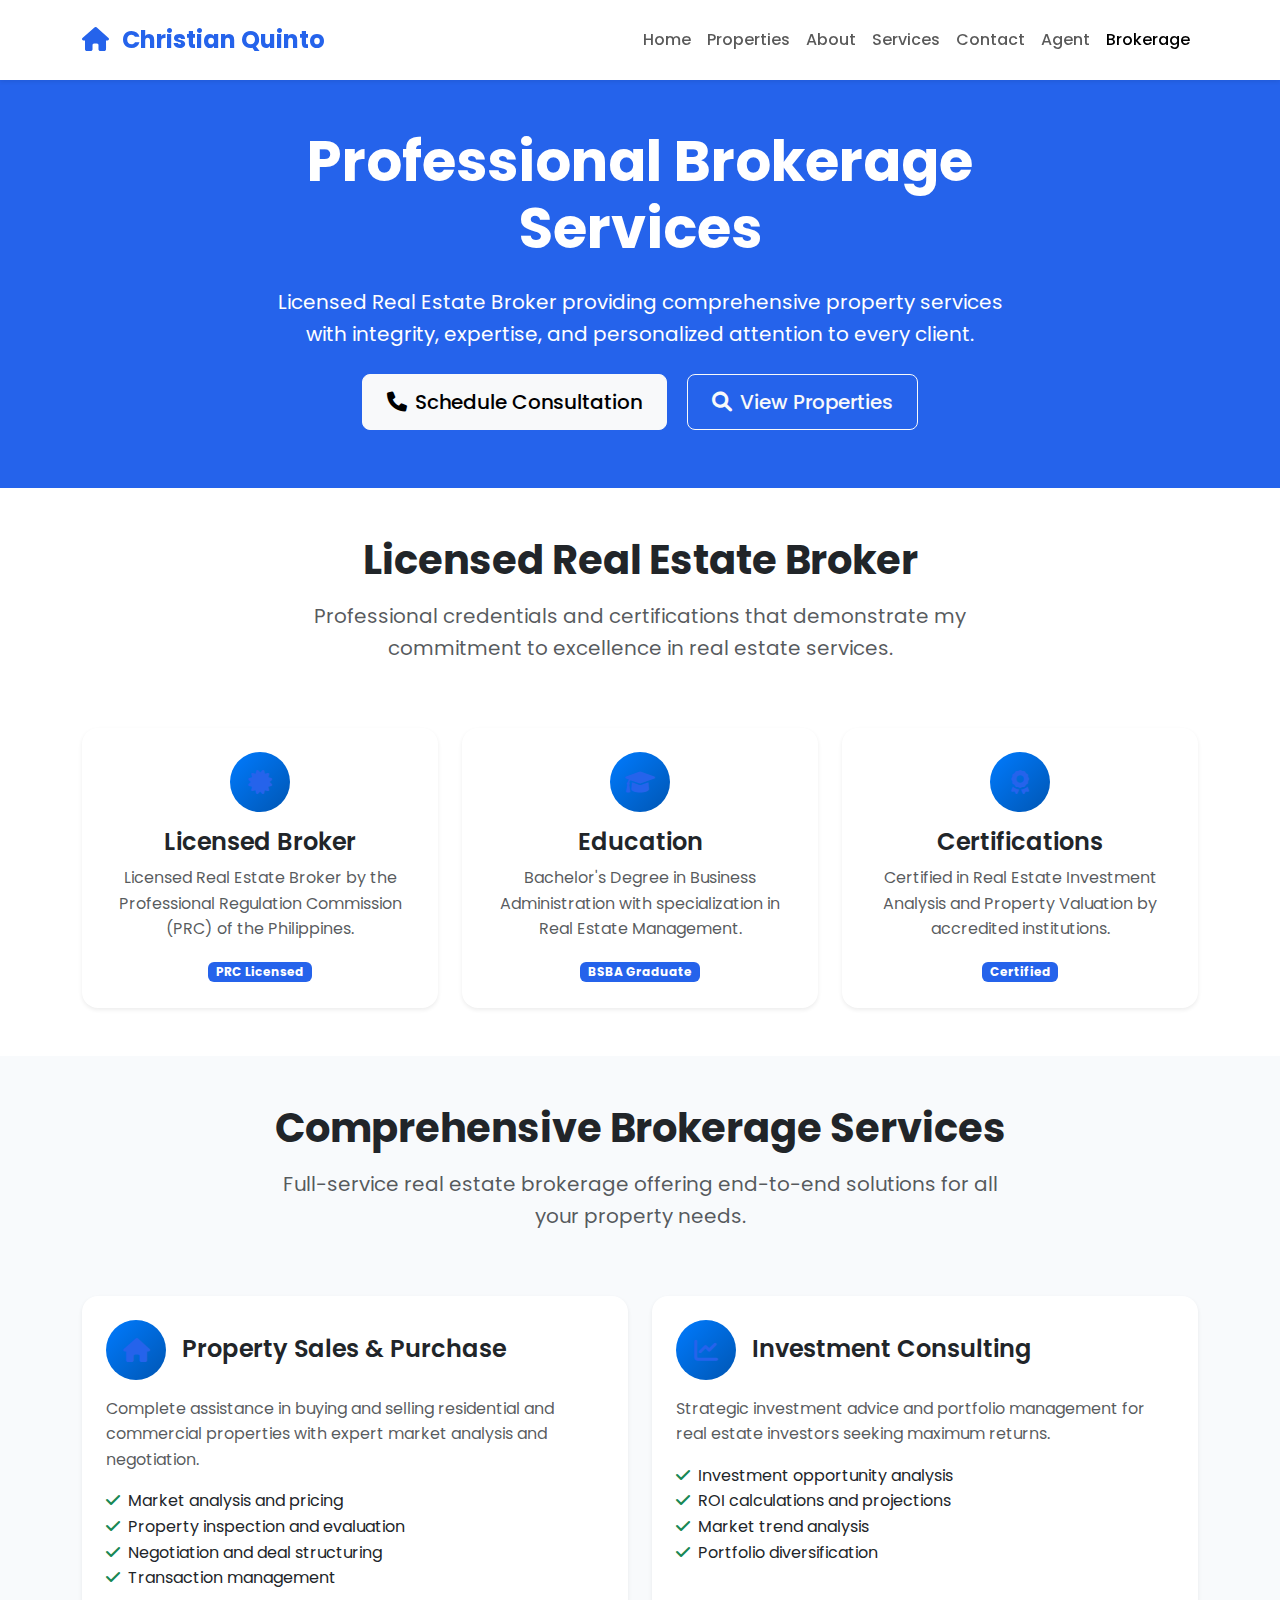
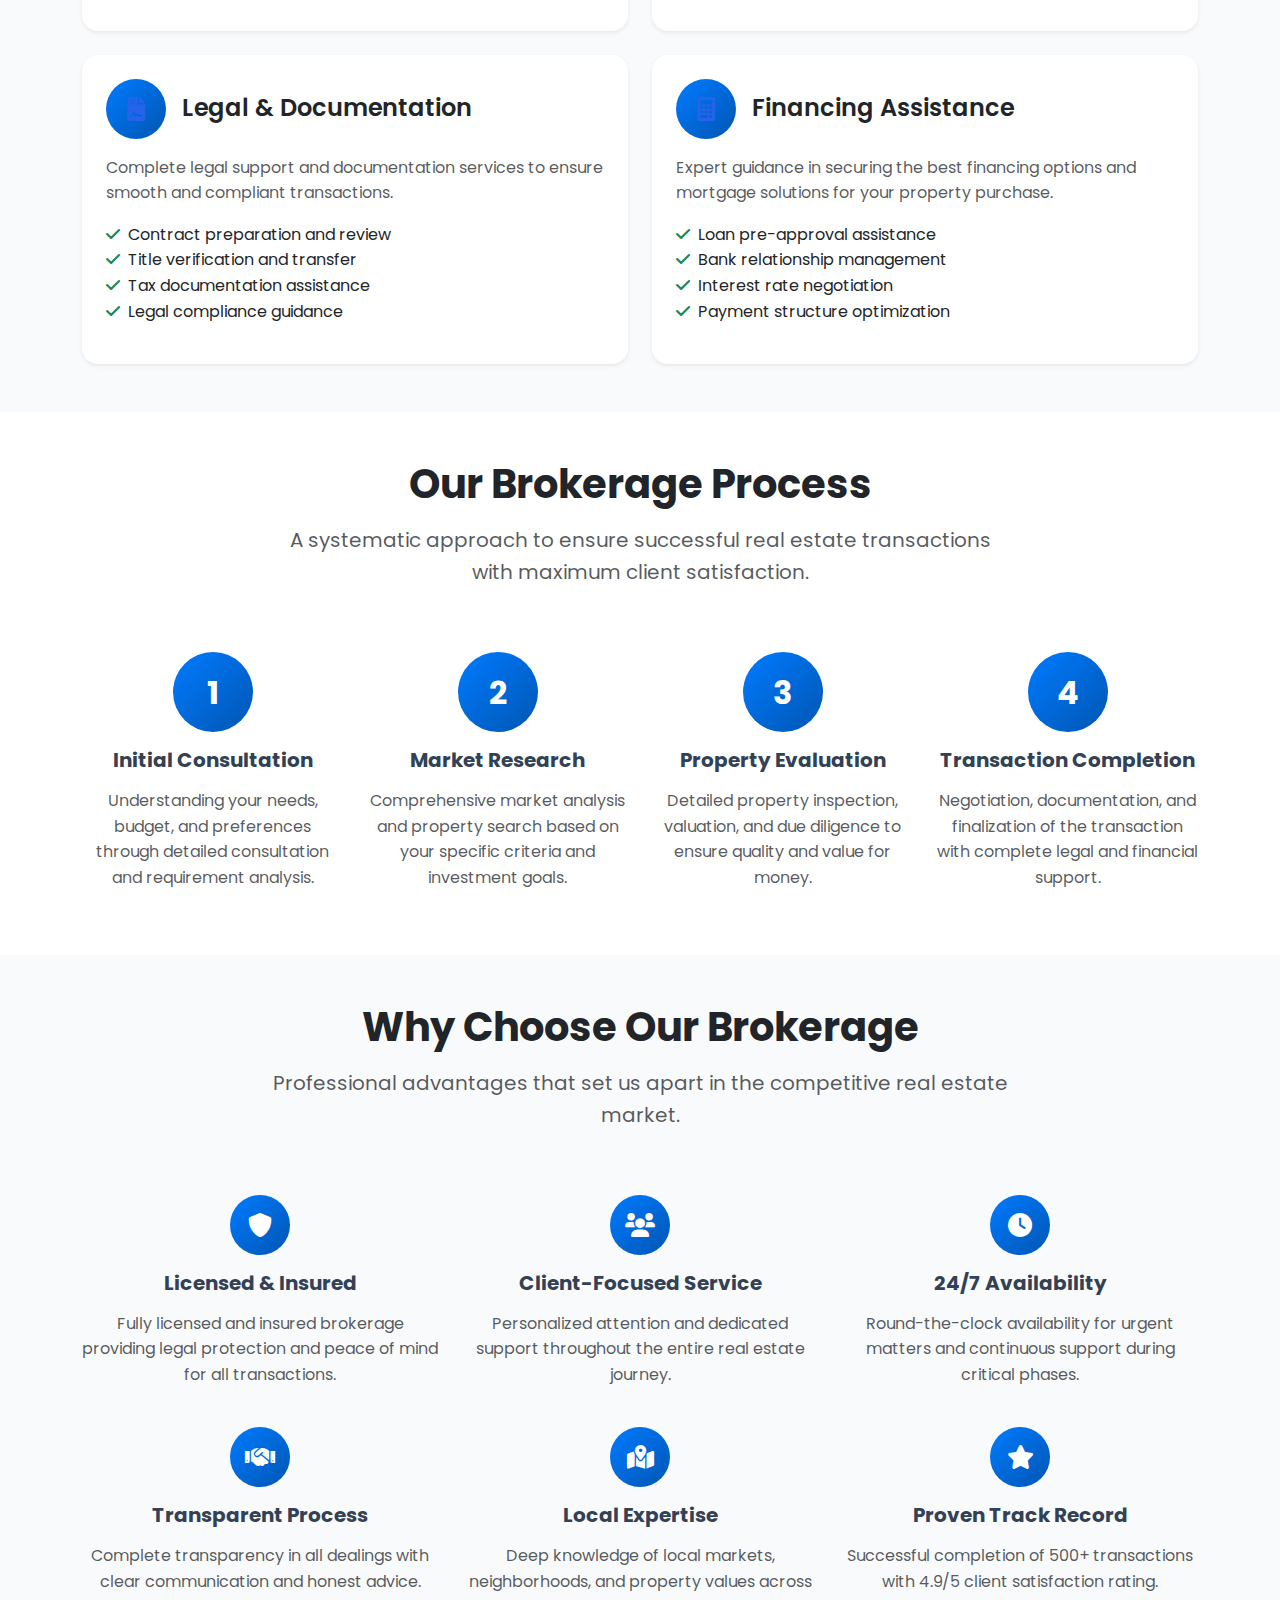
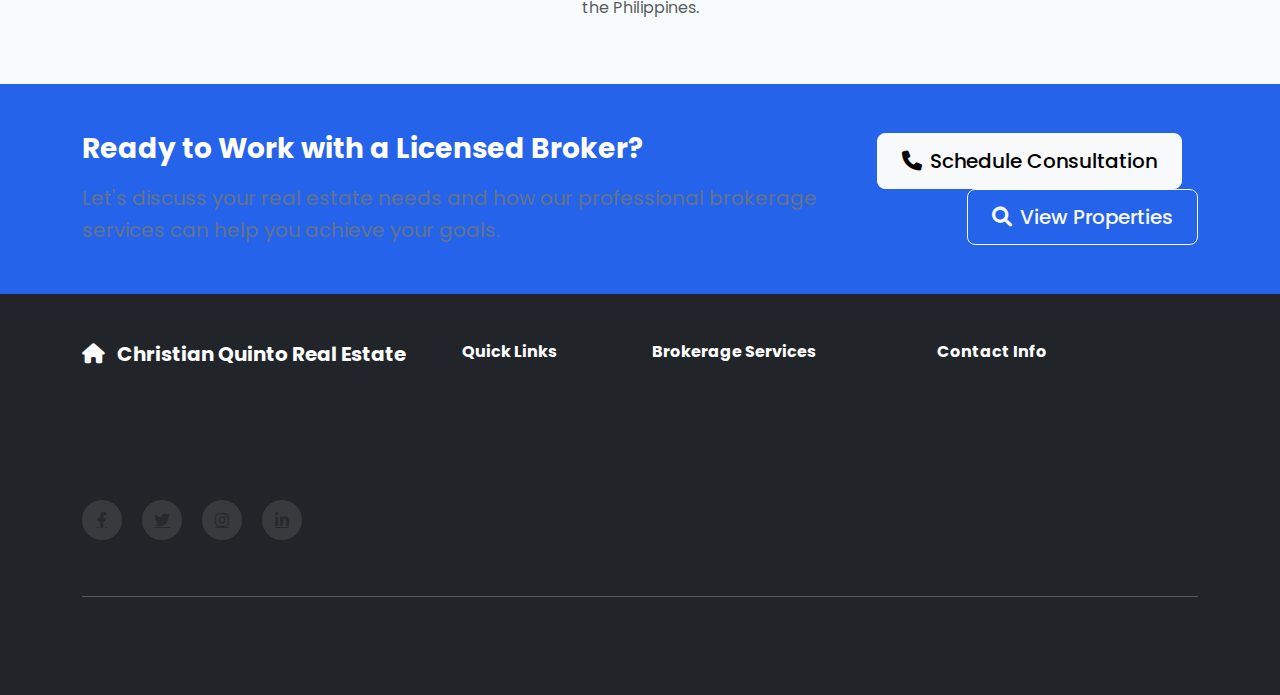
<file: brokerage.html>
<!DOCTYPE html>
<html lang="en">
<head>
    <meta charset="UTF-8">
    <meta name="viewport" content="width=device-width, initial-scale=1.0">
    <title>Brokerage Services - Christian Quinto Real Estate</title>
    <meta name="description" content="Professional real estate brokerage services by Christian Quinto. Licensed broker offering comprehensive property services across the Philippines.">
    <meta name="keywords" content="real estate brokerage, licensed broker, property services, Christian Quinto brokerage, real estate license">
    
    <!-- Favicon -->
    <link rel="icon" type="image/x-icon" href="assets/images/favicon.ico">
    
    <!-- Bootstrap CSS -->
    <link href="https://cdn.jsdelivr.net/npm/bootstrap@5.1.3/dist/css/bootstrap.min.css" rel="stylesheet">
    
    <!-- Font Awesome -->
    <link href="https://cdnjs.cloudflare.com/ajax/libs/font-awesome/6.0.0/css/all.min.css" rel="stylesheet">
    
    <!-- Custom CSS -->
    <link href="assets/css/style.css" rel="stylesheet">
    
    <!-- Google Fonts -->
    <link href="https://fonts.googleapis.com/css2?family=Poppins:wght@300;400;500;600;700&display=swap" rel="stylesheet">
</head>
<body>
    <!-- Navigation -->
    <nav class="navbar navbar-expand-lg navbar-light bg-white fixed-top shadow-sm">
        <div class="container">
            <a class="navbar-brand fw-bold text-primary" href="home.html">
                <i class="fas fa-home me-2"></i>
                Christian Quinto
            </a>
            
            <button class="navbar-toggler" type="button" data-bs-toggle="collapse" data-bs-target="#navbarNav">
                <span class="navbar-toggler-icon"></span>
            </button>
            
            <div class="collapse navbar-collapse" id="navbarNav">
                <ul class="navbar-nav ms-auto">
                    <li class="nav-item">
                        <a class="nav-link" href="home.html">Home</a>
                    </li>
                    <li class="nav-item">
                        <a class="nav-link" href="properties.html">Properties</a>
                    </li>
                    <li class="nav-item">
                        <a class="nav-link" href="about.html">About</a>
                    </li>
                    <li class="nav-item">
                        <a class="nav-link" href="services.html">Services</a>
                    </li>
                    <li class="nav-item">
                        <a class="nav-link" href="contact.html">Contact</a>
                    </li>
                    <li class="nav-item">
                        <a class="nav-link" href="agent.html">Agent</a>
                    </li>
                    <li class="nav-item">
                        <a class="nav-link active" href="brokerage.html">Brokerage</a>
                    </li>
                </ul>
            </div>
        </div>
    </nav>

    <!-- Hero Section -->
    <section class="py-5 bg-primary text-white" style="margin-top: 80px;">
        <div class="container">
            <div class="row align-items-center">
                <div class="col-lg-8 mx-auto text-center">
                    <h1 class="display-4 fw-bold mb-4">Professional Brokerage Services</h1>
                    <p class="lead text-white mb-4">
                        Licensed Real Estate Broker providing comprehensive property services with integrity, expertise, and personalized attention to every client.
                    </p>
                    <div class="hero-buttons">
                        <a href="contact.html" class="btn btn-light btn-lg me-3">
                            <i class="fas fa-phone me-2"></i>
                            Schedule Consultation
                        </a>
                        <a href="properties.html" class="btn btn-outline-light btn-lg">
                            <i class="fas fa-search me-2"></i>
                            View Properties
                        </a>
                    </div>
                </div>
            </div>
        </div>
    </section>

    <!-- Brokerage Credentials -->
    <section class="py-5">
        <div class="container">
            <div class="row">
                <div class="col-lg-8 mx-auto text-center mb-5">
                    <h2 class="display-5 fw-bold text-dark mb-3">Licensed Real Estate Broker</h2>
                    <p class="lead text-muted">
                        Professional credentials and certifications that demonstrate my commitment to excellence in real estate services.
                    </p>
                </div>
            </div>
            
            <div class="row g-4">
                <div class="col-lg-4 col-md-6">
                    <div class="card h-100 border-0 shadow-sm text-center">
                        <div class="card-body p-4">
                            <div class="feature-icon mx-auto mb-3">
                                <i class="fas fa-certificate text-primary"></i>
                            </div>
                            <h4 class="card-title">Licensed Broker</h4>
                            <p class="card-text text-muted">
                                Licensed Real Estate Broker by the Professional Regulation Commission (PRC) of the Philippines.
                            </p>
                            <div class="badge bg-primary">PRC Licensed</div>
                        </div>
                    </div>
                </div>
                
                <div class="col-lg-4 col-md-6">
                    <div class="card h-100 border-0 shadow-sm text-center">
                        <div class="card-body p-4">
                            <div class="feature-icon mx-auto mb-3">
                                <i class="fas fa-graduation-cap text-primary"></i>
                            </div>
                            <h4 class="card-title">Education</h4>
                            <p class="card-text text-muted">
                                Bachelor's Degree in Business Administration with specialization in Real Estate Management.
                            </p>
                            <div class="badge bg-primary">BSBA Graduate</div>
                        </div>
                    </div>
                </div>
                
                <div class="col-lg-4 col-md-6">
                    <div class="card h-100 border-0 shadow-sm text-center">
                        <div class="card-body p-4">
                            <div class="feature-icon mx-auto mb-3">
                                <i class="fas fa-award text-primary"></i>
                            </div>
                            <h4 class="card-title">Certifications</h4>
                            <p class="card-text text-muted">
                                Certified in Real Estate Investment Analysis and Property Valuation by accredited institutions.
                            </p>
                            <div class="badge bg-primary">Certified</div>
                        </div>
                    </div>
                </div>
            </div>
        </div>
    </section>

    <!-- Brokerage Services -->
    <section class="py-5 bg-light">
        <div class="container">
            <div class="row">
                <div class="col-lg-8 mx-auto text-center mb-5">
                    <h2 class="display-5 fw-bold text-dark mb-3">Comprehensive Brokerage Services</h2>
                    <p class="lead text-muted">
                        Full-service real estate brokerage offering end-to-end solutions for all your property needs.
                    </p>
                </div>
            </div>
            
            <div class="row g-4">
                <div class="col-lg-6">
                    <div class="card h-100 border-0 shadow-sm">
                        <div class="card-body p-4">
                            <div class="d-flex align-items-center mb-3">
                                <div class="feature-icon me-3">
                                    <i class="fas fa-home text-primary"></i>
                                </div>
                                <h4 class="card-title mb-0">Property Sales & Purchase</h4>
                            </div>
                            <p class="card-text text-muted mb-3">
                                Complete assistance in buying and selling residential and commercial properties with expert market analysis and negotiation.
                            </p>
                            <ul class="list-unstyled">
                                <li><i class="fas fa-check text-success me-2"></i>Market analysis and pricing</li>
                                <li><i class="fas fa-check text-success me-2"></i>Property inspection and evaluation</li>
                                <li><i class="fas fa-check text-success me-2"></i>Negotiation and deal structuring</li>
                                <li><i class="fas fa-check text-success me-2"></i>Transaction management</li>
                            </ul>
                        </div>
                    </div>
                </div>
                
                <div class="col-lg-6">
                    <div class="card h-100 border-0 shadow-sm">
                        <div class="card-body p-4">
                            <div class="d-flex align-items-center mb-3">
                                <div class="feature-icon me-3">
                                    <i class="fas fa-chart-line text-primary"></i>
                                </div>
                                <h4 class="card-title mb-0">Investment Consulting</h4>
                            </div>
                            <p class="card-text text-muted mb-3">
                                Strategic investment advice and portfolio management for real estate investors seeking maximum returns.
                            </p>
                            <ul class="list-unstyled">
                                <li><i class="fas fa-check text-success me-2"></i>Investment opportunity analysis</li>
                                <li><i class="fas fa-check text-success me-2"></i>ROI calculations and projections</li>
                                <li><i class="fas fa-check text-success me-2"></i>Market trend analysis</li>
                                <li><i class="fas fa-check text-success me-2"></i>Portfolio diversification</li>
                            </ul>
                        </div>
                    </div>
                </div>
                
                <div class="col-lg-6">
                    <div class="card h-100 border-0 shadow-sm">
                        <div class="card-body p-4">
                            <div class="d-flex align-items-center mb-3">
                                <div class="feature-icon me-3">
                                    <i class="fas fa-file-contract text-primary"></i>
                                </div>
                                <h4 class="card-title mb-0">Legal & Documentation</h4>
                            </div>
                            <p class="card-text text-muted mb-3">
                                Complete legal support and documentation services to ensure smooth and compliant transactions.
                            </p>
                            <ul class="list-unstyled">
                                <li><i class="fas fa-check text-success me-2"></i>Contract preparation and review</li>
                                <li><i class="fas fa-check text-success me-2"></i>Title verification and transfer</li>
                                <li><i class="fas fa-check text-success me-2"></i>Tax documentation assistance</li>
                                <li><i class="fas fa-check text-success me-2"></i>Legal compliance guidance</li>
                            </ul>
                        </div>
                    </div>
                </div>
                
                <div class="col-lg-6">
                    <div class="card h-100 border-0 shadow-sm">
                        <div class="card-body p-4">
                            <div class="d-flex align-items-center mb-3">
                                <div class="feature-icon me-3">
                                    <i class="fas fa-calculator text-primary"></i>
                                </div>
                                <h4 class="card-title mb-0">Financing Assistance</h4>
                            </div>
                            <p class="card-text text-muted mb-3">
                                Expert guidance in securing the best financing options and mortgage solutions for your property purchase.
                            </p>
                            <ul class="list-unstyled">
                                <li><i class="fas fa-check text-success me-2"></i>Loan pre-approval assistance</li>
                                <li><i class="fas fa-check text-success me-2"></i>Bank relationship management</li>
                                <li><i class="fas fa-check text-success me-2"></i>Interest rate negotiation</li>
                                <li><i class="fas fa-check text-success me-2"></i>Payment structure optimization</li>
                            </ul>
                        </div>
                    </div>
                </div>
            </div>
        </div>
    </section>

    <!-- Brokerage Process -->
    <section class="py-5">
        <div class="container">
            <div class="row">
                <div class="col-lg-8 mx-auto text-center mb-5">
                    <h2 class="display-5 fw-bold text-dark mb-3">Our Brokerage Process</h2>
                    <p class="lead text-muted">
                        A systematic approach to ensure successful real estate transactions with maximum client satisfaction.
                    </p>
                </div>
            </div>
            
            <div class="row g-4">
                <div class="col-lg-3 col-md-6">
                    <div class="text-center">
                        <div class="process-step mx-auto mb-3">
                            <div class="step-number">1</div>
                        </div>
                        <h5 class="fw-bold mb-3">Initial Consultation</h5>
                        <p class="text-muted">
                            Understanding your needs, budget, and preferences through detailed consultation and requirement analysis.
                        </p>
                    </div>
                </div>
                
                <div class="col-lg-3 col-md-6">
                    <div class="text-center">
                        <div class="process-step mx-auto mb-3">
                            <div class="step-number">2</div>
                        </div>
                        <h5 class="fw-bold mb-3">Market Research</h5>
                        <p class="text-muted">
                            Comprehensive market analysis and property search based on your specific criteria and investment goals.
                        </p>
                    </div>
                </div>
                
                <div class="col-lg-3 col-md-6">
                    <div class="text-center">
                        <div class="process-step mx-auto mb-3">
                            <div class="step-number">3</div>
                        </div>
                        <h5 class="fw-bold mb-3">Property Evaluation</h5>
                        <p class="text-muted">
                            Detailed property inspection, valuation, and due diligence to ensure quality and value for money.
                        </p>
                    </div>
                </div>
                
                <div class="col-lg-3 col-md-6">
                    <div class="text-center">
                        <div class="process-step mx-auto mb-3">
                            <div class="step-number">4</div>
                        </div>
                        <h5 class="fw-bold mb-3">Transaction Completion</h5>
                        <p class="text-muted">
                            Negotiation, documentation, and finalization of the transaction with complete legal and financial support.
                        </p>
                    </div>
                </div>
            </div>
        </div>
    </section>

    <!-- Why Choose Our Brokerage -->
    <section class="py-5 bg-light">
        <div class="container">
            <div class="row">
                <div class="col-lg-8 mx-auto text-center mb-5">
                    <h2 class="display-5 fw-bold text-dark mb-3">Why Choose Our Brokerage</h2>
                    <p class="lead text-muted">
                        Professional advantages that set us apart in the competitive real estate market.
                    </p>
                </div>
            </div>
            
            <div class="row g-4">
                <div class="col-lg-4 col-md-6">
                    <div class="text-center">
                        <div class="feature-icon mx-auto mb-3">
                            <i class="fas fa-shield-alt"></i>
                        </div>
                        <h5 class="fw-bold mb-3">Licensed & Insured</h5>
                        <p class="text-muted">
                            Fully licensed and insured brokerage providing legal protection and peace of mind for all transactions.
                        </p>
                    </div>
                </div>
                
                <div class="col-lg-4 col-md-6">
                    <div class="text-center">
                        <div class="feature-icon mx-auto mb-3">
                            <i class="fas fa-users"></i>
                        </div>
                        <h5 class="fw-bold mb-3">Client-Focused Service</h5>
                        <p class="text-muted">
                            Personalized attention and dedicated support throughout the entire real estate journey.
                        </p>
                    </div>
                </div>
                
                <div class="col-lg-4 col-md-6">
                    <div class="text-center">
                        <div class="feature-icon mx-auto mb-3">
                            <i class="fas fa-clock"></i>
                        </div>
                        <h5 class="fw-bold mb-3">24/7 Availability</h5>
                        <p class="text-muted">
                            Round-the-clock availability for urgent matters and continuous support during critical phases.
                        </p>
                    </div>
                </div>
                
                <div class="col-lg-4 col-md-6">
                    <div class="text-center">
                        <div class="feature-icon mx-auto mb-3">
                            <i class="fas fa-handshake"></i>
                        </div>
                        <h5 class="fw-bold mb-3">Transparent Process</h5>
                        <p class="text-muted">
                            Complete transparency in all dealings with clear communication and honest advice.
                        </p>
                    </div>
                </div>
                
                <div class="col-lg-4 col-md-6">
                    <div class="text-center">
                        <div class="feature-icon mx-auto mb-3">
                            <i class="fas fa-map-marked-alt"></i>
                        </div>
                        <h5 class="fw-bold mb-3">Local Expertise</h5>
                        <p class="text-muted">
                            Deep knowledge of local markets, neighborhoods, and property values across the Philippines.
                        </p>
                    </div>
                </div>
                
                <div class="col-lg-4 col-md-6">
                    <div class="text-center">
                        <div class="feature-icon mx-auto mb-3">
                            <i class="fas fa-star"></i>
                        </div>
                        <h5 class="fw-bold mb-3">Proven Track Record</h5>
                        <p class="text-muted">
                            Successful completion of 500+ transactions with 4.9/5 client satisfaction rating.
                        </p>
                    </div>
                </div>
            </div>
        </div>
    </section>

    <!-- Contact CTA -->
    <section class="py-5 bg-primary text-white">
        <div class="container">
            <div class="row align-items-center">
                <div class="col-lg-8">
                    <h3 class="fw-bold mb-3">Ready to Work with a Licensed Broker?</h3>
                    <p class="lead mb-0">
                        Let's discuss your real estate needs and how our professional brokerage services can help you achieve your goals.
                    </p>
                </div>
                <div class="col-lg-4 text-lg-end">
                    <a href="contact.html" class="btn btn-light btn-lg me-3">
                        <i class="fas fa-phone me-2"></i>
                        Schedule Consultation
                    </a>
                    <a href="properties.html" class="btn btn-outline-light btn-lg">
                        <i class="fas fa-search me-2"></i>
                        View Properties
                    </a>
                </div>
            </div>
        </div>
    </section>

    <!-- Footer -->
    <footer class="bg-dark text-white py-5">
        <div class="container">
            <div class="row g-4">
                <div class="col-lg-4">
                    <h5 class="fw-bold mb-3">
                        <i class="fas fa-home me-2"></i>
                        Christian Quinto Real Estate
                    </h5>
                    <p class="text-muted mb-3">
                        Licensed Real Estate Broker providing premium property services across the Philippines with personalized attention and expert guidance.
                    </p>
                    <div class="social-links">
                        <a href="#" class="text-muted me-3"><i class="fab fa-facebook-f"></i></a>
                        <a href="#" class="text-muted me-3"><i class="fab fa-twitter"></i></a>
                        <a href="#" class="text-muted me-3"><i class="fab fa-instagram"></i></a>
                        <a href="#" class="text-muted"><i class="fab fa-linkedin-in"></i></a>
                    </div>
                </div>
                
                <div class="col-lg-2 col-md-6">
                    <h6 class="fw-bold mb-3">Quick Links</h6>
                    <ul class="list-unstyled">
                        <li><a href="home.html" class="text-muted text-decoration-none">Home</a></li>
                        <li><a href="properties.html" class="text-muted text-decoration-none">Properties</a></li>
                        <li><a href="about.html" class="text-muted text-decoration-none">About</a></li>
                        <li><a href="services.html" class="text-muted text-decoration-none">Services</a></li>
                        <li><a href="contact.html" class="text-muted text-decoration-none">Contact</a></li>
                        <li><a href="agent.html" class="text-muted text-decoration-none">Agent</a></li>
                        <li><a href="brokerage.html" class="text-muted text-decoration-none">Brokerage</a></li>
                    </ul>
                </div>
                
                <div class="col-lg-3 col-md-6">
                    <h6 class="fw-bold mb-3">Brokerage Services</h6>
                    <ul class="list-unstyled">
                        <li><a href="brokerage.html" class="text-muted text-decoration-none">Property Sales</a></li>
                        <li><a href="brokerage.html" class="text-muted text-decoration-none">Investment Consulting</a></li>
                        <li><a href="brokerage.html" class="text-muted text-decoration-none">Legal Documentation</a></li>
                        <li><a href="brokerage.html" class="text-muted text-decoration-none">Financing Assistance</a></li>
                        <li><a href="brokerage.html" class="text-muted text-decoration-none">Property Valuation</a></li>
                    </ul>
                </div>
                
                <div class="col-lg-3 col-md-6">
                    <h6 class="fw-bold mb-3">Contact Info</h6>
                    <div class="contact-info">
                        <p class="text-muted mb-2">
                            <i class="fas fa-map-marker-alt me-2"></i>
                            123 Real Estate Ave, Makati City
                        </p>
                        <p class="text-muted mb-2">
                            <i class="fas fa-phone me-2"></i>
                            +63 970 980 1328
                        </p>
                        <p class="text-muted mb-2">
                            <i class="fas fa-envelope me-2"></i>
                            syanquinto43@gmail.com
                        </p>
                    </div>
                </div>
            </div>
            
            <hr class="my-4">
            
            <div class="row align-items-center">
                <div class="col-md-6">
                    <p class="text-muted mb-0">
                        &copy; 2024 Christian Quinto Real Estate. All rights reserved.
                    </p>
                </div>
                <div class="col-md-6 text-md-end">
                    <a href="#" class="text-muted text-decoration-none me-3">Privacy Policy</a>
                    <a href="#" class="text-muted text-decoration-none">Terms of Service</a>
                </div>
            </div>
        </div>
    </footer>

    <!-- Bootstrap JS -->
    <script src="https://cdn.jsdelivr.net/npm/bootstrap@5.1.3/dist/js/bootstrap.bundle.min.js"></script>
    
    <!-- Custom JS -->
    <script src="assets/js/main.js"></script>
    
    <!-- Custom Styles for Brokerage Page -->
    <style>
        .process-step {
            width: 80px;
            height: 80px;
            background: linear-gradient(135deg, #007bff 0%, #0056b3 100%);
            border-radius: 50%;
            display: flex;
            align-items: center;
            justify-content: center;
            position: relative;
        }
        
        .step-number {
            color: white;
            font-size: 2rem;
            font-weight: bold;
        }
        
        .feature-icon {
            width: 60px;
            height: 60px;
            background: linear-gradient(135deg, #007bff 0%, #0056b3 100%);
            border-radius: 50%;
            display: flex;
            align-items: center;
            justify-content: center;
            color: white;
            font-size: 1.5rem;
        }
        
        .hero-buttons .btn {
            margin-bottom: 10px;
        }
        
        @media (max-width: 768px) {
            .hero-buttons .btn {
                width: 100%;
                margin-bottom: 15px;
            }
            
            .process-step {
                width: 60px;
                height: 60px;
            }
            
            .step-number {
                font-size: 1.5rem;
            }
        }
    </style>
</body>
</html>
</file>
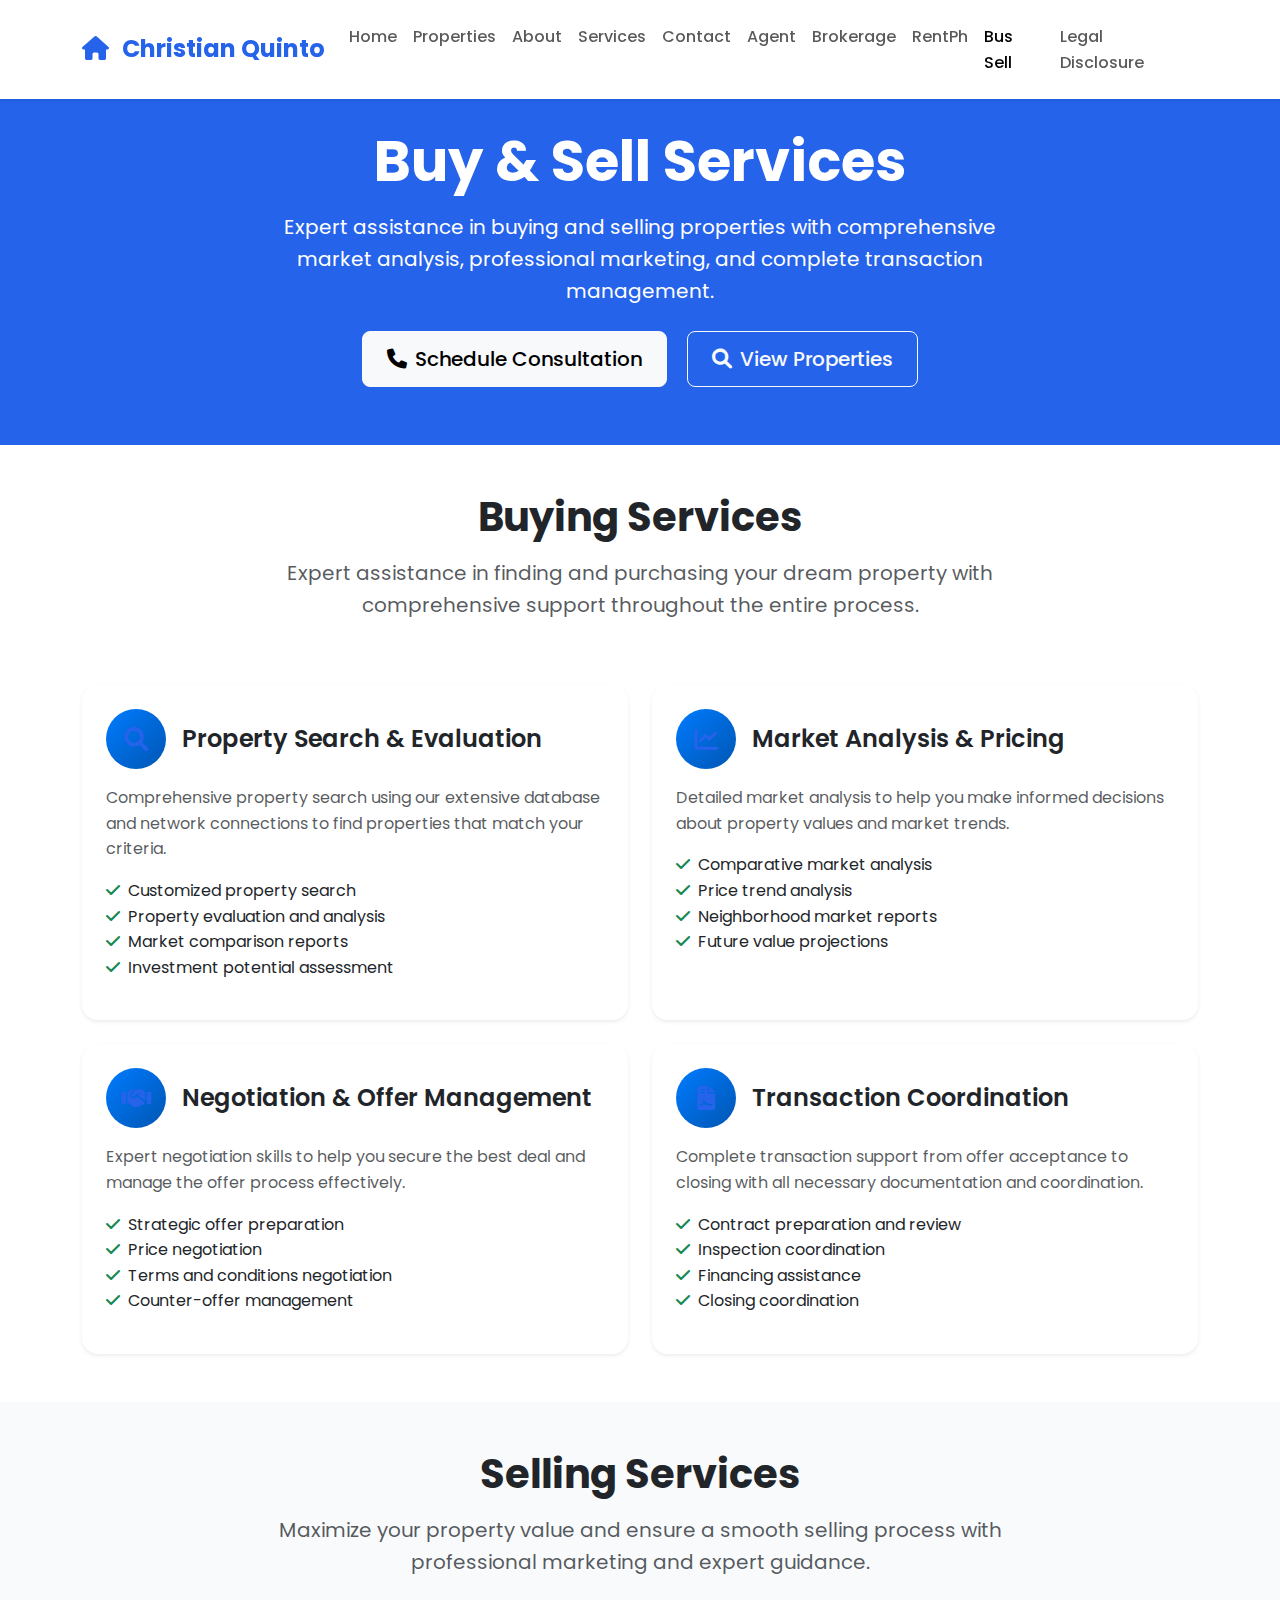
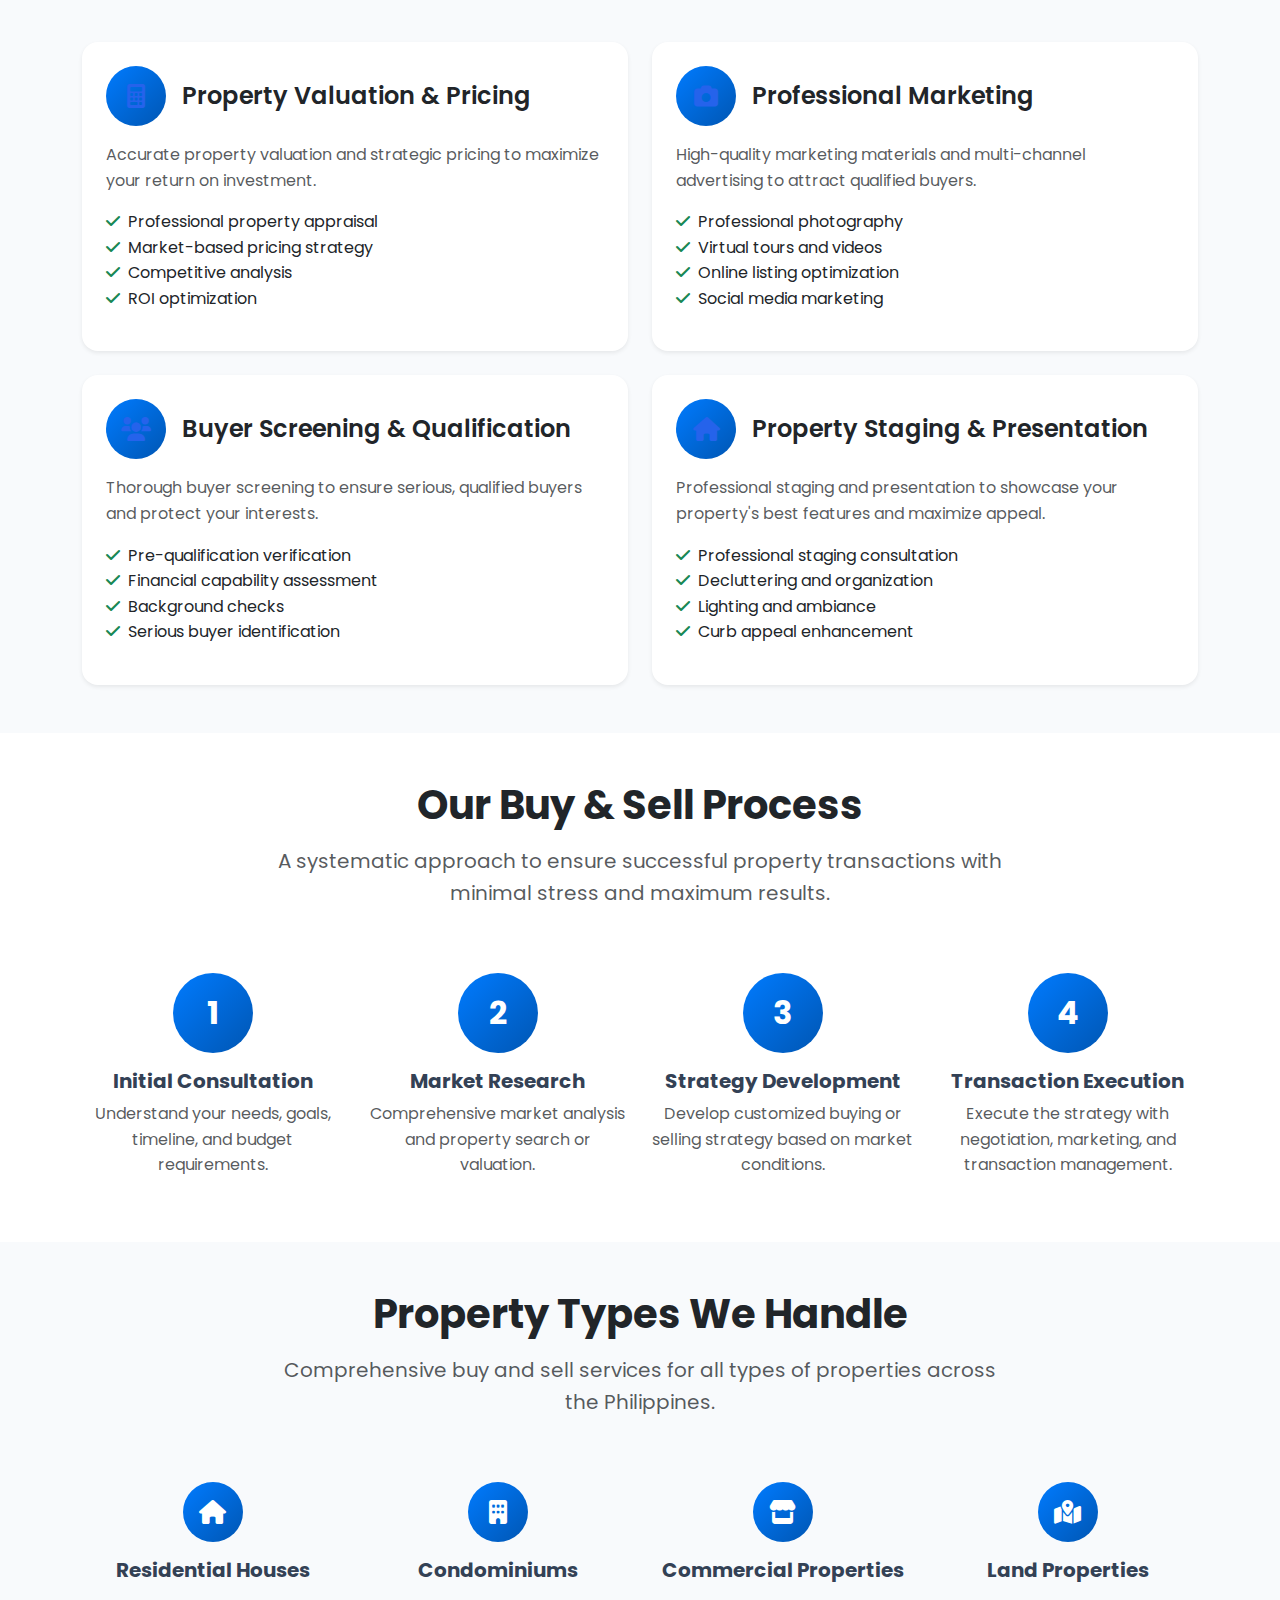
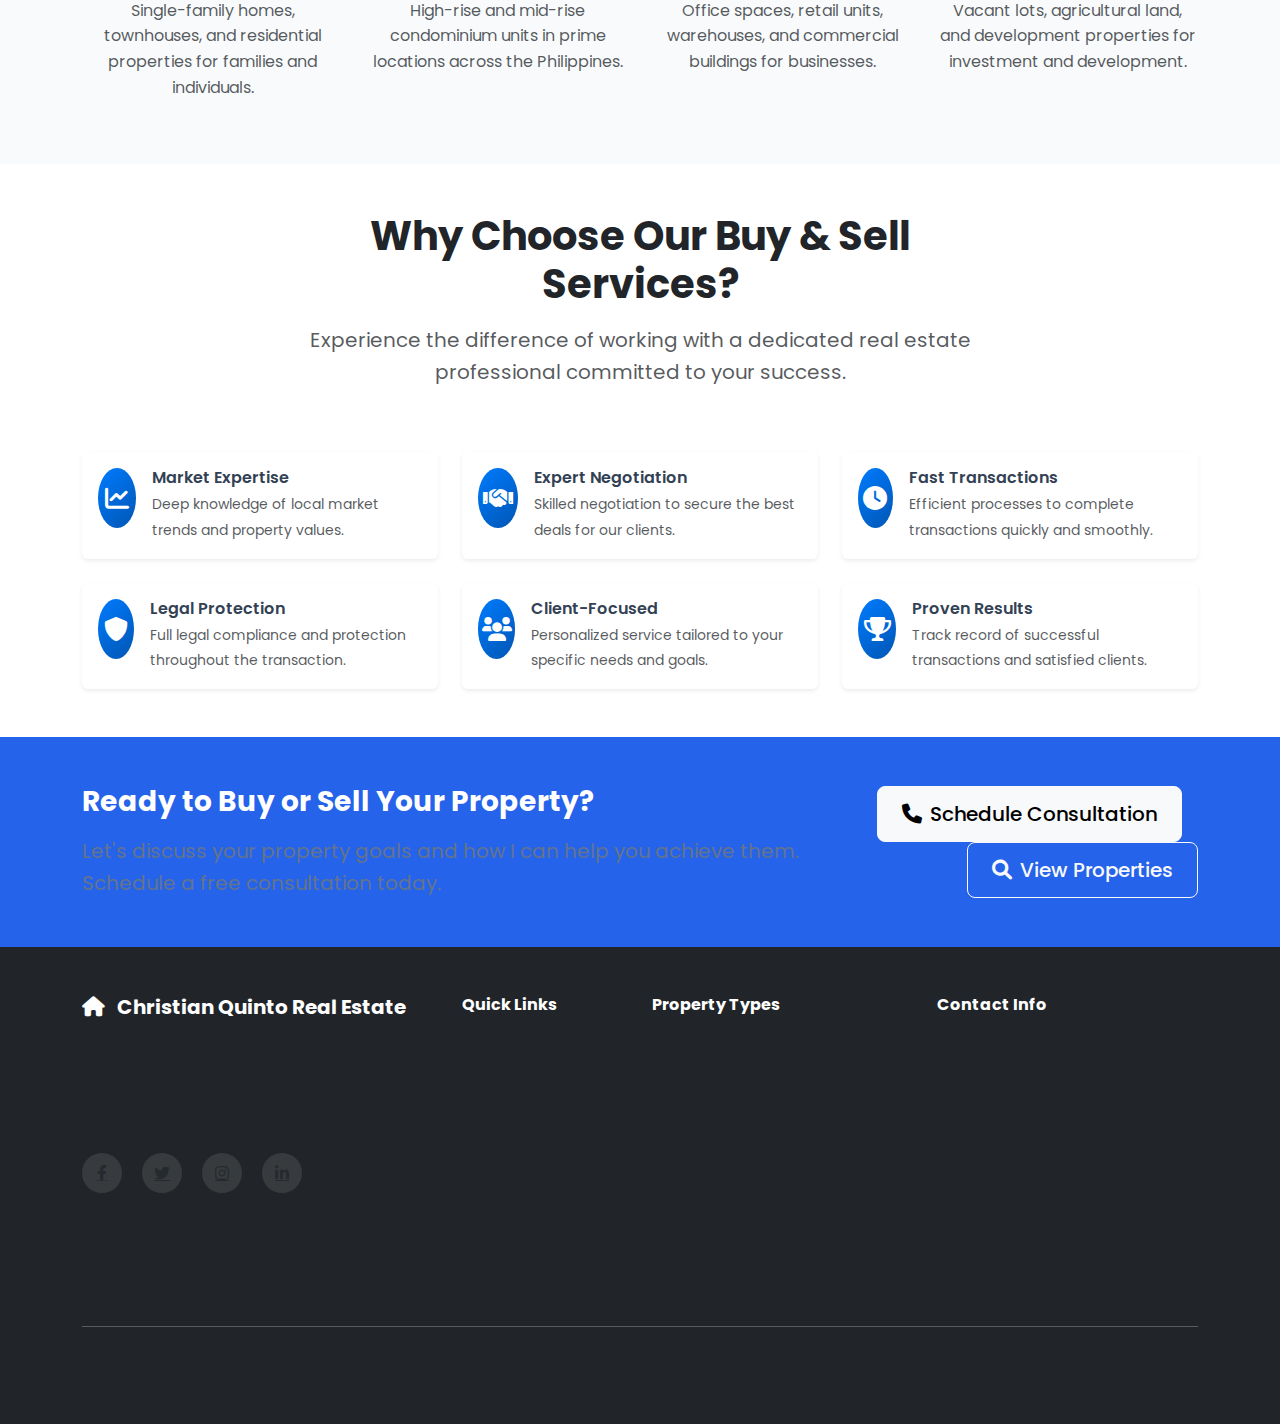
<file: bus-sell.html>
<!DOCTYPE html>
<html lang="en">
<head>
    <meta charset="UTF-8">
    <meta name="viewport" content="width=device-width, initial-scale=1.0">
    <title>Buy & Sell Services - Christian Quinto Real Estate</title>
    <meta name="description" content="Professional buy and sell services by Christian Quinto. Expert assistance in buying and selling properties with comprehensive market analysis and transaction management.">
    <meta name="keywords" content="buy properties, sell properties, real estate transactions, property sales, Christian Quinto buy sell">
    
    <!-- Favicon -->
    <link rel="icon" type="image/jpeg" href="assets/images/20.jpg">
    <link rel="shortcut icon" type="image/jpeg" href="assets/images/20.jpg">
    <link rel="apple-touch-icon" href="assets/images/20.jpg">
    
    <!-- Bootstrap CSS -->
    <link href="https://cdn.jsdelivr.net/npm/bootstrap@5.1.3/dist/css/bootstrap.min.css" rel="stylesheet">
    
    <!-- Font Awesome -->
    <link href="https://cdnjs.cloudflare.com/ajax/libs/font-awesome/6.0.0/css/all.min.css" rel="stylesheet">
    
    <!-- Custom CSS -->
    <link href="assets/css/style.css" rel="stylesheet">
    
    <!-- Google Fonts -->
    <link href="https://fonts.googleapis.com/css2?family=Poppins:wght@300;400;500;600;700&display=swap" rel="stylesheet">
    
    <!-- Custom Styles for Buy & Sell Page -->
    <style>
        .process-step {
            width: 80px;
            height: 80px;
            background: linear-gradient(135deg, #007bff 0%, #0056b3 100%);
            border-radius: 50%;
            display: flex;
            align-items: center;
            justify-content: center;
            color: white;
            font-size: 2rem;
            font-weight: bold;
        }
        
        .feature-icon {
            width: 60px;
            height: 60px;
            background: linear-gradient(135deg, #007bff 0%, #0056b3 100%);
            border-radius: 50%;
            display: flex;
            align-items: center;
            justify-content: center;
            color: white;
            font-size: 1.5rem;
        }
        
        .hero-buttons .btn {
            margin-bottom: 10px;
        }
        
        @media (max-width: 768px) {
            .hero-buttons .btn {
                width: 100%;
                margin-bottom: 15px;
            }
            
            .process-step {
                width: 60px;
                height: 60px;
            }
            
            .step-number {
                font-size: 1.5rem;
            }
        }
    </style>
</head>
<body>
    <!-- Navigation -->
    <nav class="navbar navbar-expand-lg navbar-light bg-white fixed-top shadow-sm">
        <div class="container">
            <a class="navbar-brand fw-bold text-primary" href="home.html">
                <i class="fas fa-home me-2"></i>
                Christian Quinto
            </a>
            
            <button class="navbar-toggler" type="button" data-bs-toggle="collapse" data-bs-target="#navbarNav">
                <span class="navbar-toggler-icon"></span>
            </button>
            
            <div class="collapse navbar-collapse" id="navbarNav">
                <ul class="navbar-nav ms-auto">
                    <li class="nav-item">
                        <a class="nav-link" href="home.html">Home</a>
                    </li>
                    <li class="nav-item">
                        <a class="nav-link" href="properties.html">Properties</a>
                    </li>
                    <li class="nav-item">
                        <a class="nav-link" href="about.html">About</a>
                    </li>
                    <li class="nav-item">
                        <a class="nav-link" href="services.html">Services</a>
                    </li>
                    <li class="nav-item">
                        <a class="nav-link" href="contact.html">Contact</a>
                    </li>
                    <li class="nav-item">
                        <a class="nav-link" href="agent.html">Agent</a>
                    </li>
                    <li class="nav-item">
                        <a class="nav-link" href="brokerage.html">Brokerage</a>
                    </li>
                    <li class="nav-item">
                        <a class="nav-link" href="rentph.html">RentPh</a>
                    </li>
                    <li class="nav-item">
                        <a class="nav-link active" href="bus-sell.html">Bus Sell</a>
                    </li>
                    <li class="nav-item">
                        <a class="nav-link" href="legal-disclosure.html">Legal Disclosure</a>
                    </li>
                </ul>
            </div>
        </div>
    </nav>

    <!-- Page Header -->
    <section class="py-5 bg-primary text-white" style="margin-top: 80px;">
        <div class="container">
            <div class="row">
                <div class="col-lg-8 mx-auto text-center">
                    <h1 class="display-4 fw-bold mb-3">Buy & Sell Services</h1>
                    <p class="lead text-white">
                        Expert assistance in buying and selling properties with comprehensive market analysis, 
                        professional marketing, and complete transaction management.
                    </p>
                    <div class="hero-buttons mt-4">
                        <a href="contact.html" class="btn btn-light btn-lg me-3">
                            <i class="fas fa-phone me-2"></i>
                            Schedule Consultation
                        </a>
                        <a href="properties.html" class="btn btn-outline-light btn-lg">
                            <i class="fas fa-search me-2"></i>
                            View Properties
                        </a>
                    </div>
                </div>
            </div>
        </div>
    </section>

    <!-- Buying Services -->
    <section class="py-5">
        <div class="container">
            <div class="row">
                <div class="col-lg-8 mx-auto text-center mb-5">
                    <h2 class="display-5 fw-bold text-dark mb-3">Buying Services</h2>
                    <p class="lead text-muted">
                        Expert assistance in finding and purchasing your dream property with comprehensive support throughout the entire process.
                    </p>
                </div>
            </div>
            
            <div class="row g-4">
                <div class="col-lg-6">
                    <div class="card h-100 border-0 shadow-sm">
                        <div class="card-body p-4">
                            <div class="d-flex align-items-center mb-3">
                                <div class="feature-icon me-3">
                                    <i class="fas fa-search text-primary"></i>
                                </div>
                                <h4 class="card-title mb-0">Property Search & Evaluation</h4>
                            </div>
                            <p class="card-text text-muted mb-3">
                                Comprehensive property search using our extensive database and network connections to find properties that match your criteria.
                            </p>
                            <ul class="list-unstyled">
                                <li><i class="fas fa-check text-success me-2"></i>Customized property search</li>
                                <li><i class="fas fa-check text-success me-2"></i>Property evaluation and analysis</li>
                                <li><i class="fas fa-check text-success me-2"></i>Market comparison reports</li>
                                <li><i class="fas fa-check text-success me-2"></i>Investment potential assessment</li>
                            </ul>
                        </div>
                    </div>
                </div>
                
                <div class="col-lg-6">
                    <div class="card h-100 border-0 shadow-sm">
                        <div class="card-body p-4">
                            <div class="d-flex align-items-center mb-3">
                                <div class="feature-icon me-3">
                                    <i class="fas fa-chart-line text-primary"></i>
                                </div>
                                <h4 class="card-title mb-0">Market Analysis & Pricing</h4>
                            </div>
                            <p class="card-text text-muted mb-3">
                                Detailed market analysis to help you make informed decisions about property values and market trends.
                            </p>
                            <ul class="list-unstyled">
                                <li><i class="fas fa-check text-success me-2"></i>Comparative market analysis</li>
                                <li><i class="fas fa-check text-success me-2"></i>Price trend analysis</li>
                                <li><i class="fas fa-check text-success me-2"></i>Neighborhood market reports</li>
                                <li><i class="fas fa-check text-success me-2"></i>Future value projections</li>
                            </ul>
                        </div>
                    </div>
                </div>
                
                <div class="col-lg-6">
                    <div class="card h-100 border-0 shadow-sm">
                        <div class="card-body p-4">
                            <div class="d-flex align-items-center mb-3">
                                <div class="feature-icon me-3">
                                    <i class="fas fa-handshake text-primary"></i>
                                </div>
                                <h4 class="card-title mb-0">Negotiation & Offer Management</h4>
                            </div>
                            <p class="card-text text-muted mb-3">
                                Expert negotiation skills to help you secure the best deal and manage the offer process effectively.
                            </p>
                            <ul class="list-unstyled">
                                <li><i class="fas fa-check text-success me-2"></i>Strategic offer preparation</li>
                                <li><i class="fas fa-check text-success me-2"></i>Price negotiation</li>
                                <li><i class="fas fa-check text-success me-2"></i>Terms and conditions negotiation</li>
                                <li><i class="fas fa-check text-success me-2"></i>Counter-offer management</li>
                            </ul>
                        </div>
                    </div>
                </div>
                
                <div class="col-lg-6">
                    <div class="card h-100 border-0 shadow-sm">
                        <div class="card-body p-4">
                            <div class="d-flex align-items-center mb-3">
                                <div class="feature-icon me-3">
                                    <i class="fas fa-file-contract text-primary"></i>
                                </div>
                                <h4 class="card-title mb-0">Transaction Coordination</h4>
                            </div>
                            <p class="card-text text-muted mb-3">
                                Complete transaction support from offer acceptance to closing with all necessary documentation and coordination.
                            </p>
                            <ul class="list-unstyled">
                                <li><i class="fas fa-check text-success me-2"></i>Contract preparation and review</li>
                                <li><i class="fas fa-check text-success me-2"></i>Inspection coordination</li>
                                <li><i class="fas fa-check text-success me-2"></i>Financing assistance</li>
                                <li><i class="fas fa-check text-success me-2"></i>Closing coordination</li>
                            </ul>
                        </div>
                    </div>
                </div>
            </div>
        </div>
    </section>

    <!-- Selling Services -->
    <section class="py-5 bg-light">
        <div class="container">
            <div class="row">
                <div class="col-lg-8 mx-auto text-center mb-5">
                    <h2 class="display-5 fw-bold text-dark mb-3">Selling Services</h2>
                    <p class="lead text-muted">
                        Maximize your property value and ensure a smooth selling process with professional marketing and expert guidance.
                    </p>
                </div>
            </div>
            
            <div class="row g-4">
                <div class="col-lg-6">
                    <div class="card h-100 border-0 shadow-sm">
                        <div class="card-body p-4">
                            <div class="d-flex align-items-center mb-3">
                                <div class="feature-icon me-3">
                                    <i class="fas fa-calculator text-primary"></i>
                                </div>
                                <h4 class="card-title mb-0">Property Valuation & Pricing</h4>
                            </div>
                            <p class="card-text text-muted mb-3">
                                Accurate property valuation and strategic pricing to maximize your return on investment.
                            </p>
                            <ul class="list-unstyled">
                                <li><i class="fas fa-check text-success me-2"></i>Professional property appraisal</li>
                                <li><i class="fas fa-check text-success me-2"></i>Market-based pricing strategy</li>
                                <li><i class="fas fa-check text-success me-2"></i>Competitive analysis</li>
                                <li><i class="fas fa-check text-success me-2"></i>ROI optimization</li>
                            </ul>
                        </div>
                    </div>
                </div>
                
                <div class="col-lg-6">
                    <div class="card h-100 border-0 shadow-sm">
                        <div class="card-body p-4">
                            <div class="d-flex align-items-center mb-3">
                                <div class="feature-icon me-3">
                                    <i class="fas fa-camera text-primary"></i>
                                </div>
                                <h4 class="card-title mb-0">Professional Marketing</h4>
                            </div>
                            <p class="card-text text-muted mb-3">
                                High-quality marketing materials and multi-channel advertising to attract qualified buyers.
                            </p>
                            <ul class="list-unstyled">
                                <li><i class="fas fa-check text-success me-2"></i>Professional photography</li>
                                <li><i class="fas fa-check text-success me-2"></i>Virtual tours and videos</li>
                                <li><i class="fas fa-check text-success me-2"></i>Online listing optimization</li>
                                <li><i class="fas fa-check text-success me-2"></i>Social media marketing</li>
                            </ul>
                        </div>
                    </div>
                </div>
                
                <div class="col-lg-6">
                    <div class="card h-100 border-0 shadow-sm">
                        <div class="card-body p-4">
                            <div class="d-flex align-items-center mb-3">
                                <div class="feature-icon me-3">
                                    <i class="fas fa-users text-primary"></i>
                                </div>
                                <h4 class="card-title mb-0">Buyer Screening & Qualification</h4>
                            </div>
                            <p class="card-text text-muted mb-3">
                                Thorough buyer screening to ensure serious, qualified buyers and protect your interests.
                            </p>
                            <ul class="list-unstyled">
                                <li><i class="fas fa-check text-success me-2"></i>Pre-qualification verification</li>
                                <li><i class="fas fa-check text-success me-2"></i>Financial capability assessment</li>
                                <li><i class="fas fa-check text-success me-2"></i>Background checks</li>
                                <li><i class="fas fa-check text-success me-2"></i>Serious buyer identification</li>
                            </ul>
                        </div>
                    </div>
                </div>
                
                <div class="col-lg-6">
                    <div class="card h-100 border-0 shadow-sm">
                        <div class="card-body p-4">
                            <div class="d-flex align-items-center mb-3">
                                <div class="feature-icon me-3">
                                    <i class="fas fa-home text-primary"></i>
                                </div>
                                <h4 class="card-title mb-0">Property Staging & Presentation</h4>
                            </div>
                            <p class="card-text text-muted mb-3">
                                Professional staging and presentation to showcase your property's best features and maximize appeal.
                            </p>
                            <ul class="list-unstyled">
                                <li><i class="fas fa-check text-success me-2"></i>Professional staging consultation</li>
                                <li><i class="fas fa-check text-success me-2"></i>Decluttering and organization</li>
                                <li><i class="fas fa-check text-success me-2"></i>Lighting and ambiance</li>
                                <li><i class="fas fa-check text-success me-2"></i>Curb appeal enhancement</li>
                            </ul>
                        </div>
                    </div>
                </div>
            </div>
        </div>
    </section>

    <!-- Buy & Sell Process -->
    <section class="py-5">
        <div class="container">
            <div class="row">
                <div class="col-lg-8 mx-auto text-center mb-5">
                    <h2 class="display-5 fw-bold text-dark mb-3">Our Buy & Sell Process</h2>
                    <p class="lead text-muted">
                        A systematic approach to ensure successful property transactions with minimal stress and maximum results.
                    </p>
                </div>
            </div>
            
            <div class="row g-4 text-center">
                <div class="col-lg-3 col-md-6">
                    <div class="process-step mx-auto mb-3">
                        <span class="step-number">1</span>
                    </div>
                    <h5 class="fw-bold mb-2">Initial Consultation</h5>
                    <p class="text-muted">Understand your needs, goals, timeline, and budget requirements.</p>
                </div>
                
                <div class="col-lg-3 col-md-6">
                    <div class="process-step mx-auto mb-3">
                        <span class="step-number">2</span>
                    </div>
                    <h5 class="fw-bold mb-2">Market Research</h5>
                    <p class="text-muted">Comprehensive market analysis and property search or valuation.</p>
                </div>
                
                <div class="col-lg-3 col-md-6">
                    <div class="process-step mx-auto mb-3">
                        <span class="step-number">3</span>
                    </div>
                    <h5 class="fw-bold mb-2">Strategy Development</h5>
                    <p class="text-muted">Develop customized buying or selling strategy based on market conditions.</p>
                </div>
                
                <div class="col-lg-3 col-md-6">
                    <div class="process-step mx-auto mb-3">
                        <span class="step-number">4</span>
                    </div>
                    <h5 class="fw-bold mb-2">Transaction Execution</h5>
                    <p class="text-muted">Execute the strategy with negotiation, marketing, and transaction management.</p>
                </div>
            </div>
        </div>
    </section>

    <!-- Property Types -->
    <section class="py-5 bg-light">
        <div class="container">
            <div class="row">
                <div class="col-lg-8 mx-auto text-center mb-5">
                    <h2 class="display-5 fw-bold text-dark mb-3">Property Types We Handle</h2>
                    <p class="lead text-muted">
                        Comprehensive buy and sell services for all types of properties across the Philippines.
                    </p>
                </div>
            </div>
            
            <div class="row g-4">
                <div class="col-lg-3 col-md-6">
                    <div class="text-center">
                        <div class="feature-icon mx-auto mb-3">
                            <i class="fas fa-home"></i>
                        </div>
                        <h5 class="fw-bold mb-3">Residential Houses</h5>
                        <p class="text-muted">
                            Single-family homes, townhouses, and residential properties for families and individuals.
                        </p>
                    </div>
                </div>
                
                <div class="col-lg-3 col-md-6">
                    <div class="text-center">
                        <div class="feature-icon mx-auto mb-3">
                            <i class="fas fa-building"></i>
                        </div>
                        <h5 class="fw-bold mb-3">Condominiums</h5>
                        <p class="text-muted">
                            High-rise and mid-rise condominium units in prime locations across the Philippines.
                        </p>
                    </div>
                </div>
                
                <div class="col-lg-3 col-md-6">
                    <div class="text-center">
                        <div class="feature-icon mx-auto mb-3">
                            <i class="fas fa-store"></i>
                        </div>
                        <h5 class="fw-bold mb-3">Commercial Properties</h5>
                        <p class="text-muted">
                            Office spaces, retail units, warehouses, and commercial buildings for businesses.
                        </p>
                    </div>
                </div>
                
                <div class="col-lg-3 col-md-6">
                    <div class="text-center">
                        <div class="feature-icon mx-auto mb-3">
                            <i class="fas fa-map-marked-alt"></i>
                        </div>
                        <h5 class="fw-bold mb-3">Land Properties</h5>
                        <p class="text-muted">
                            Vacant lots, agricultural land, and development properties for investment and development.
                        </p>
                    </div>
                </div>
            </div>
        </div>
    </section>

    <!-- Why Choose Our Buy & Sell Services -->
    <section class="py-5">
        <div class="container">
            <div class="row">
                <div class="col-lg-8 mx-auto text-center mb-5">
                    <h2 class="display-5 fw-bold text-dark mb-3">Why Choose Our Buy & Sell Services?</h2>
                    <p class="lead text-muted">
                        Experience the difference of working with a dedicated real estate professional committed to your success.
                    </p>
                </div>
            </div>
            
            <div class="row g-4">
                <div class="col-lg-4 col-md-6">
                    <div class="d-flex align-items-start p-3 bg-white rounded shadow-sm h-100">
                        <div class="feature-icon me-3">
                            <i class="fas fa-chart-line"></i>
                        </div>
                        <div>
                            <h6 class="mb-1">Market Expertise</h6>
                            <small class="text-muted">Deep knowledge of local market trends and property values.</small>
                        </div>
                    </div>
                </div>
                <div class="col-lg-4 col-md-6">
                    <div class="d-flex align-items-start p-3 bg-white rounded shadow-sm h-100">
                        <div class="feature-icon me-3">
                            <i class="fas fa-handshake"></i>
                        </div>
                        <div>
                            <h6 class="mb-1">Expert Negotiation</h6>
                            <small class="text-muted">Skilled negotiation to secure the best deals for our clients.</small>
                        </div>
                    </div>
                </div>
                <div class="col-lg-4 col-md-6">
                    <div class="d-flex align-items-start p-3 bg-white rounded shadow-sm h-100">
                        <div class="feature-icon me-3">
                            <i class="fas fa-clock"></i>
                        </div>
                        <div>
                            <h6 class="mb-1">Fast Transactions</h6>
                            <small class="text-muted">Efficient processes to complete transactions quickly and smoothly.</small>
                        </div>
                    </div>
                </div>
                <div class="col-lg-4 col-md-6">
                    <div class="d-flex align-items-start p-3 bg-white rounded shadow-sm h-100">
                        <div class="feature-icon me-3">
                            <i class="fas fa-shield-alt"></i>
                        </div>
                        <div>
                            <h6 class="mb-1">Legal Protection</h6>
                            <small class="text-muted">Full legal compliance and protection throughout the transaction.</small>
                        </div>
                    </div>
                </div>
                <div class="col-lg-4 col-md-6">
                    <div class="d-flex align-items-start p-3 bg-white rounded shadow-sm h-100">
                        <div class="feature-icon me-3">
                            <i class="fas fa-users"></i>
                        </div>
                        <div>
                            <h6 class="mb-1">Client-Focused</h6>
                            <small class="text-muted">Personalized service tailored to your specific needs and goals.</small>
                        </div>
                    </div>
                </div>
                <div class="col-lg-4 col-md-6">
                    <div class="d-flex align-items-start p-3 bg-white rounded shadow-sm h-100">
                        <div class="feature-icon me-3">
                            <i class="fas fa-trophy"></i>
                        </div>
                        <div>
                            <h6 class="mb-1">Proven Results</h6>
                            <small class="text-muted">Track record of successful transactions and satisfied clients.</small>
                        </div>
                    </div>
                </div>
            </div>
        </div>
    </section>

    <!-- Contact CTA -->
    <section class="py-5 bg-primary text-white">
        <div class="container">
            <div class="row align-items-center">
                <div class="col-lg-8">
                    <h3 class="fw-bold mb-3">Ready to Buy or Sell Your Property?</h3>
                    <p class="lead mb-0">
                        Let's discuss your property goals and how I can help you achieve them. 
                        Schedule a free consultation today.
                    </p>
                </div>
                <div class="col-lg-4 text-lg-end">
                    <a href="contact.html" class="btn btn-light btn-lg me-3">
                        <i class="fas fa-phone me-2"></i>
                        Schedule Consultation
                    </a>
                    <a href="properties.html" class="btn btn-outline-light btn-lg">
                        <i class="fas fa-search me-2"></i>
                        View Properties
                    </a>
                </div>
            </div>
        </div>
    </section>

    <!-- Footer -->
    <footer class="bg-dark text-white py-5">
        <div class="container">
            <div class="row g-4">
                <div class="col-lg-4">
                    <h5 class="fw-bold mb-3">
                        <i class="fas fa-home me-2"></i>
                        Christian Quinto Real Estate
                    </h5>
                    <p class="text-muted mb-3">
                        Your trusted partner in finding the perfect property. We offer premium real estate services 
                        across the Philippines with personalized attention and expert guidance.
                    </p>
                    <div class="social-links">
                        <a href="#" class="text-muted me-3"><i class="fab fa-facebook-f"></i></a>
                        <a href="#" class="text-muted me-3"><i class="fab fa-twitter"></i></a>
                        <a href="#" class="text-muted me-3"><i class="fab fa-instagram"></i></a>
                        <a href="#" class="text-muted"><i class="fab fa-linkedin-in"></i></a>
                    </div>
                </div>
                
                <div class="col-lg-2 col-md-6">
                    <h6 class="fw-bold mb-3">Quick Links</h6>
                    <ul class="list-unstyled">
                        <li><a href="home.html" class="text-muted text-decoration-none">Home</a></li>
                        <li><a href="properties.html" class="text-muted text-decoration-none">Properties</a></li>
                        <li><a href="about.html" class="text-muted text-decoration-none">About</a></li>
                        <li><a href="services.html" class="text-muted text-decoration-none">Services</a></li>
                        <li><a href="contact.html" class="text-muted text-decoration-none">Contact</a></li>
                        <li><a href="agent.html" class="text-muted text-decoration-none">Agent</a></li>
                        <li><a href="brokerage.html" class="text-muted text-decoration-none">Brokerage</a></li>
                        <li><a href="rentph.html" class="text-muted text-decoration-none">RentPh</a></li>
                        <li><a href="bus-sell.html" class="text-muted text-decoration-none">Bus Sell</a></li>
                        <li><a href="legal-disclosure.html" class="text-muted text-decoration-none">Legal Disclosure</a></li>
                    </ul>
                </div>
                
                <div class="col-lg-3 col-md-6">
                    <h6 class="fw-bold mb-3">Property Types</h6>
                    <ul class="list-unstyled">
                        <li><a href="properties.html" class="text-muted text-decoration-none">Houses</a></li>
                        <li><a href="properties.html" class="text-muted text-decoration-none">Condominiums</a></li>
                        <li><a href="properties.html" class="text-muted text-decoration-none">Subdivisions</a></li>
                        <li><a href="properties.html" class="text-muted text-decoration-none">Land Properties</a></li>
                        <li><a href="properties.html" class="text-muted text-decoration-none">Commercial</a></li>
                    </ul>
                </div>
                
                <div class="col-lg-3 col-md-6">
                    <h6 class="fw-bold mb-3">Contact Info</h6>
                    <div class="contact-info">
                        <p class="text-muted mb-2">
                            <i class="fas fa-map-marker-alt me-2"></i>
                            123 Real Estate Ave, Makati City
                        </p>
                        <p class="text-muted mb-2">
                            <i class="fas fa-phone me-2"></i>
                            +63 2 1234 5678
                        </p>
                        <p class="text-muted mb-2">
                            <i class="fas fa-envelope me-2"></i>
                            info@christianquinto.com
                        </p>
                    </div>
                </div>
            </div>
            
            <hr class="my-4">
            
            <div class="row align-items-center">
                <div class="col-md-6">
                    <p class="text-muted mb-0">
                        &copy; 2024 Christian Quinto Real Estate. All rights reserved.
                    </p>
                </div>
                <div class="col-md-6 text-md-end">
                    <a href="#" class="text-muted text-decoration-none me-3">Privacy Policy</a>
                    <a href="#" class="text-muted text-decoration-none">Terms of Service</a>
                </div>
            </div>
        </div>
    </footer>

    <!-- Bootstrap JS -->
    <script src="https://cdn.jsdelivr.net/npm/bootstrap@5.1.3/dist/js/bootstrap.bundle.min.js"></script>
    
    <!-- Custom JS -->
    <script src="assets/js/main.js"></script>
</body>
</html>
</file>
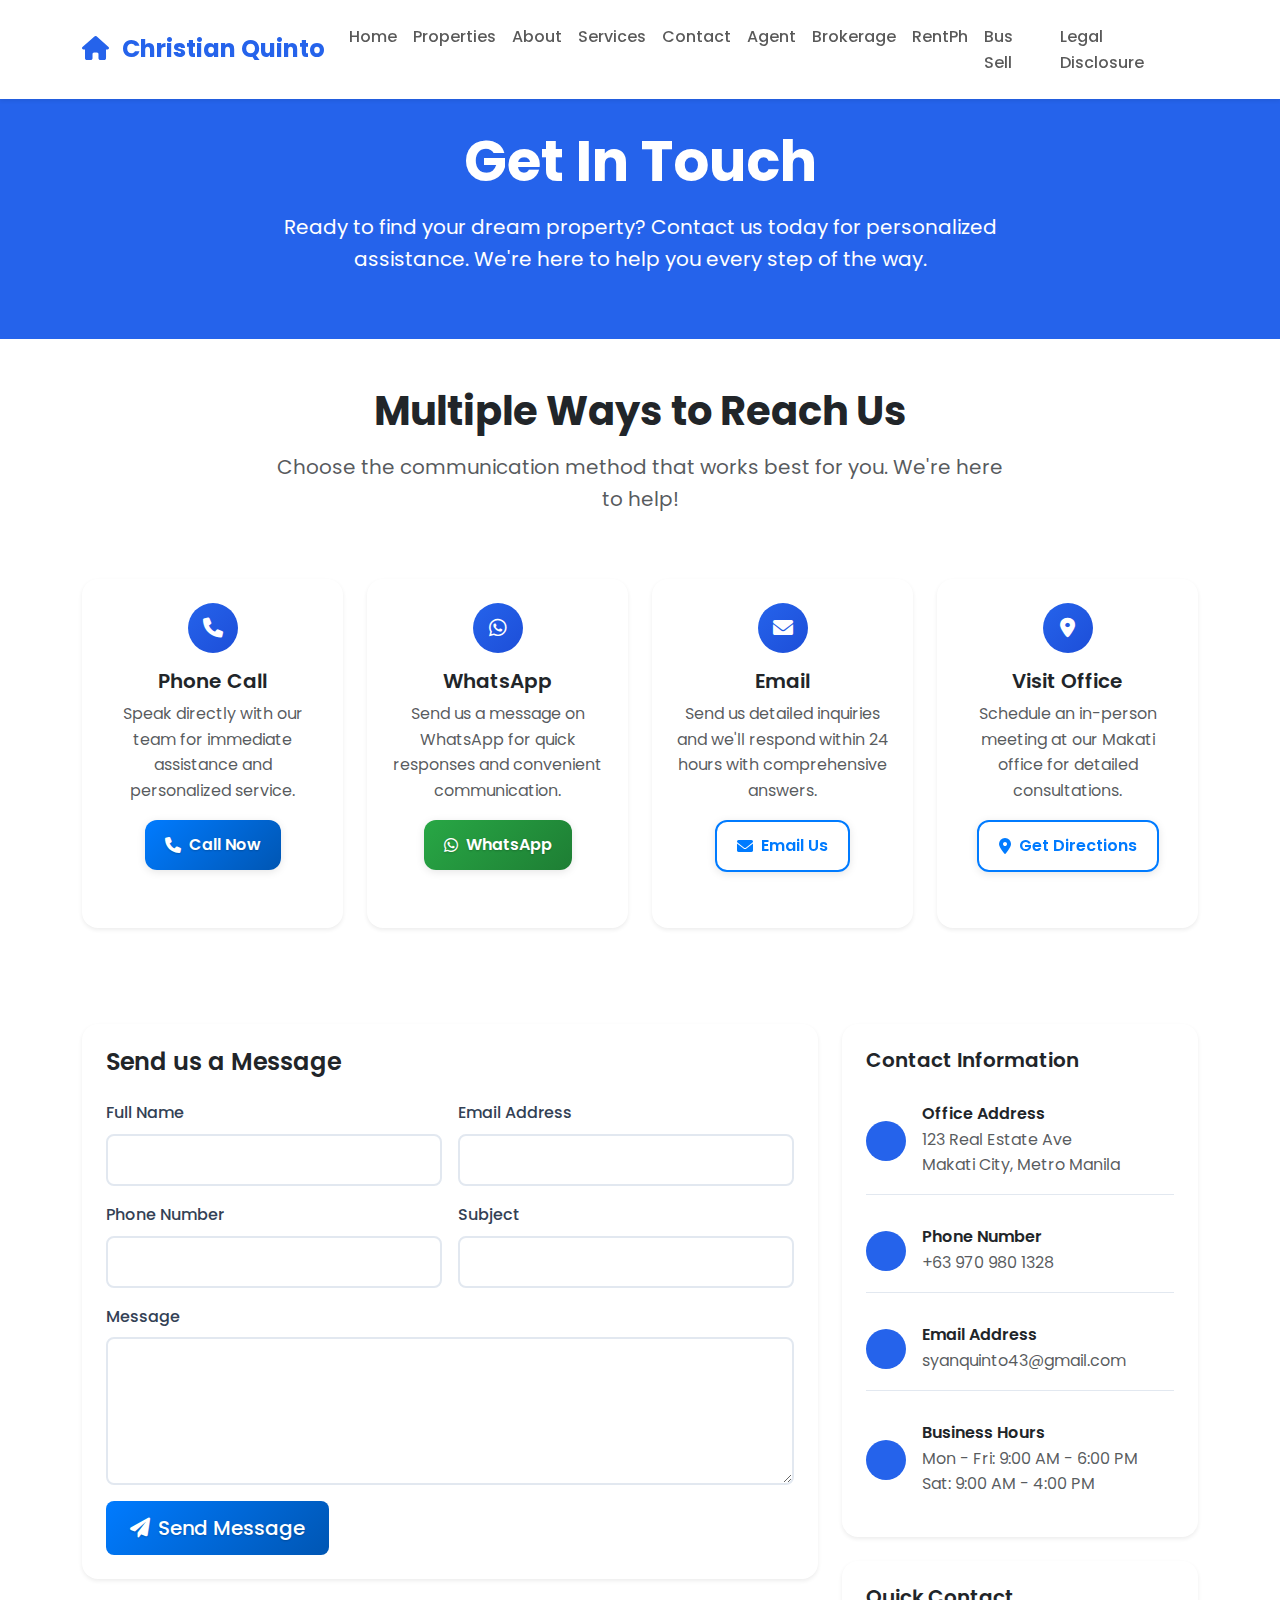
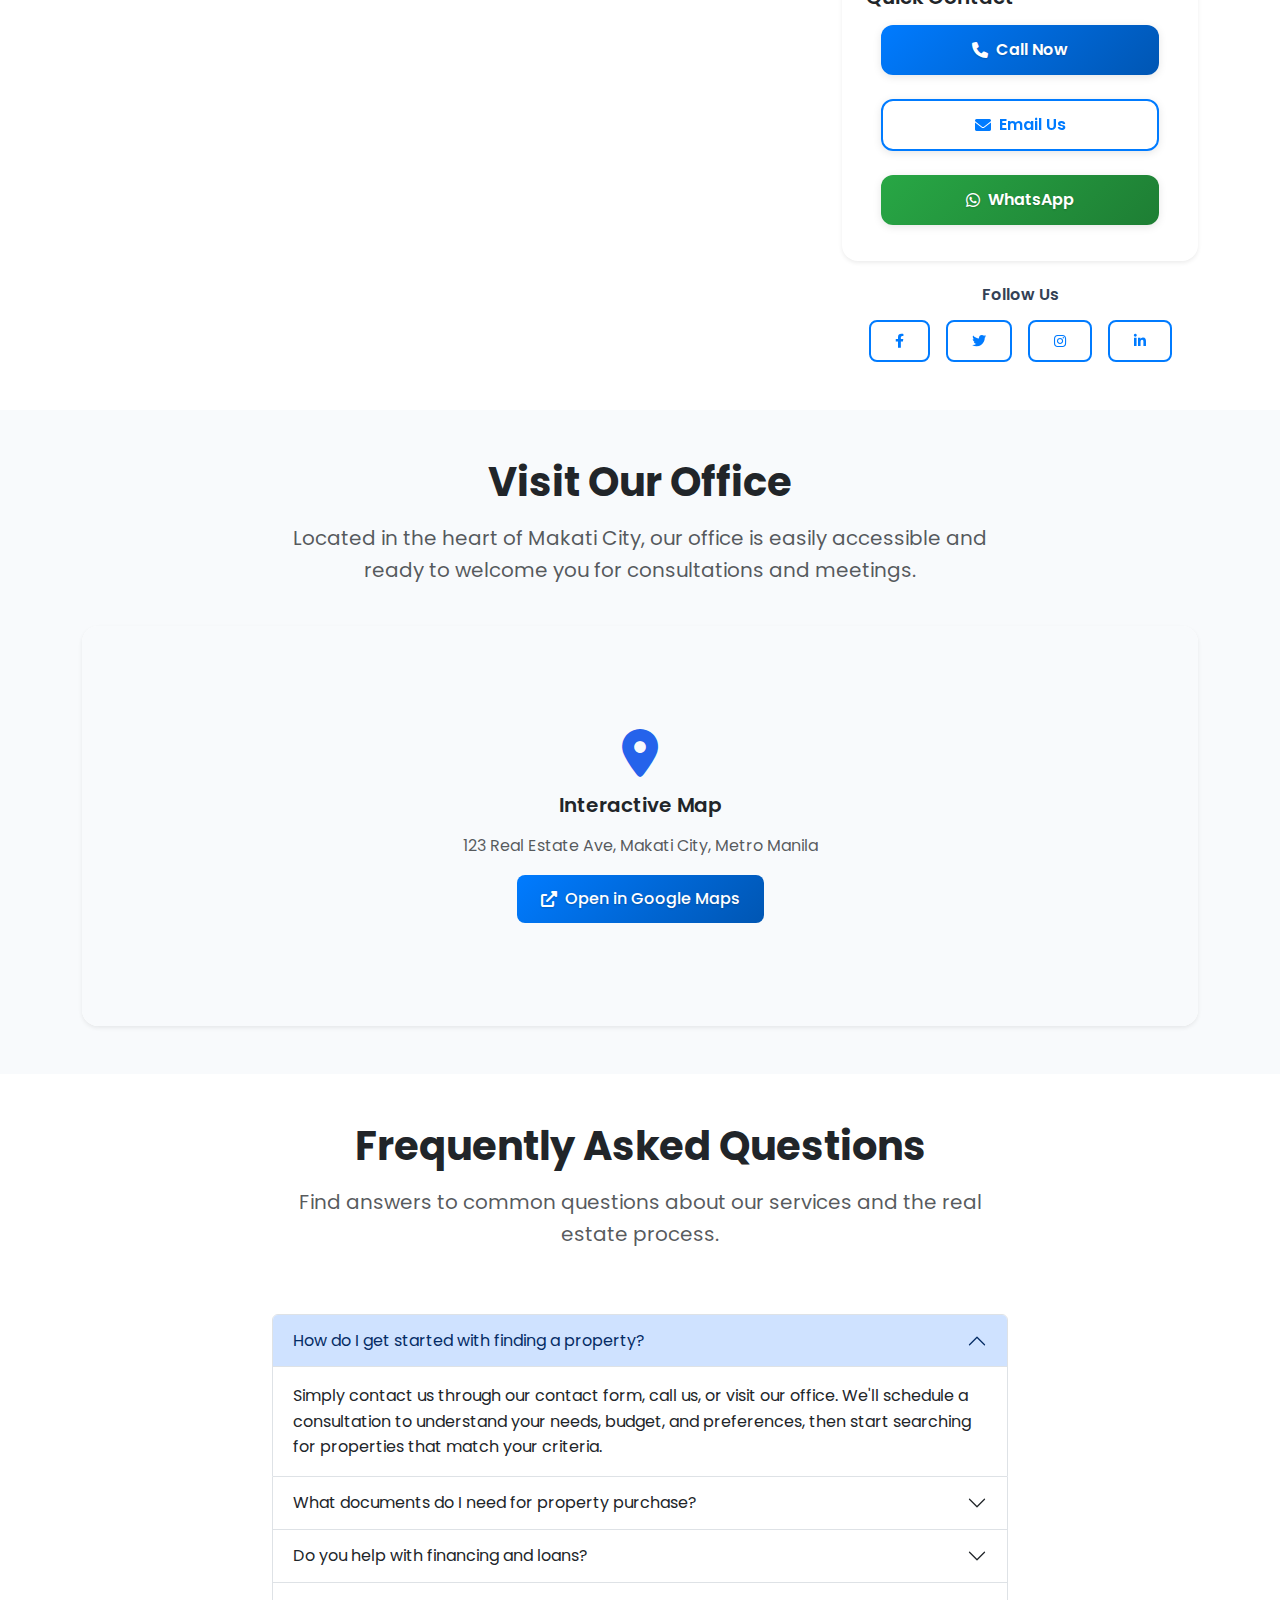
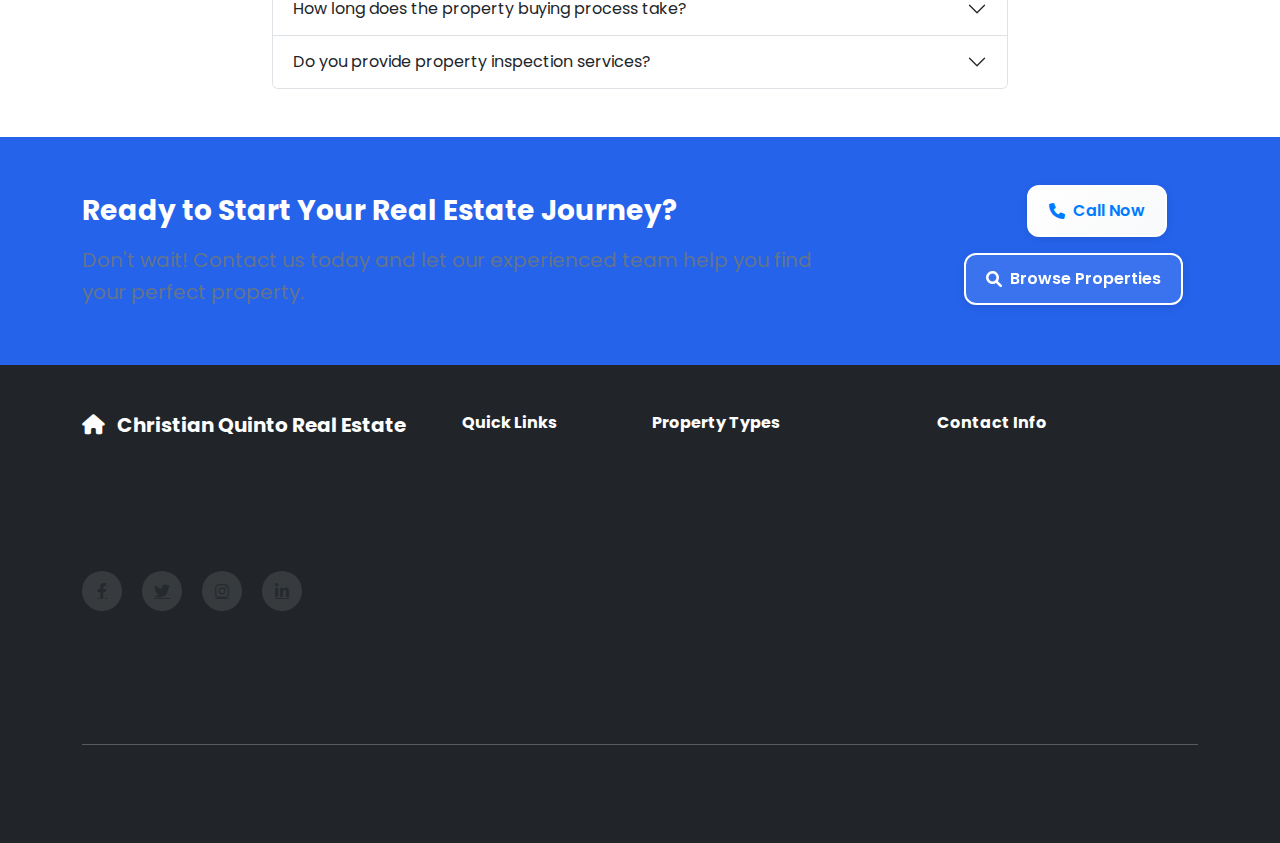
<file: contact.html>
<!DOCTYPE html>
<html lang="en">
<head>
    <meta charset="UTF-8">
    <meta name="viewport" content="width=device-width, initial-scale=1.0">
    <title>Contact Us - Christian Quinto </title>
    <meta name="description" content="Get in touch with Christian Quinto Real Estate. Contact us for property inquiries, consultations, or any real estate needs. We're here to help you find your dream property.">
    <meta name="keywords" content="contact us, real estate contact, property inquiry, Christian Quinto contact, real estate consultation">
    
    <!-- Favicon -->
    <link rel="icon" type="image/jpeg" href="assets/images/20.jpg">
    <link rel="shortcut icon" type="image/jpeg" href="assets/images/20.jpg">
    <link rel="apple-touch-icon" href="assets/images/20.jpg">
    
    <!-- Bootstrap CSS -->
    <link href="https://cdn.jsdelivr.net/npm/bootstrap@5.1.3/dist/css/bootstrap.min.css" rel="stylesheet">
    
    <!-- Font Awesome -->
    <link href="https://cdnjs.cloudflare.com/ajax/libs/font-awesome/6.0.0/css/all.min.css" rel="stylesheet">
    
    <!-- Custom CSS -->
    <link href="assets/css/style.css" rel="stylesheet">
    
    <!-- Enhanced Mobile Responsive Styles -->
    <style>
        /* Mobile-First Button Enhancements */
        .btn-mobile {
            min-height: 50px;
            font-size: 16px;
            font-weight: 600;
            border-radius: 12px;
            padding: 12px 20px;
            margin-bottom: 12px;
            transition: all 0.3s ease;
            box-shadow: 0 2px 8px rgba(0,0,0,0.1);
            border: 2px solid transparent;
        }
        
        .btn-mobile:hover {
            transform: translateY(-2px);
            box-shadow: 0 4px 12px rgba(0,0,0,0.15);
        }
        
        .btn-mobile:active {
            transform: translateY(0);
        }
        
        /* Enhanced Contact Method Cards */
        .contact-card {
            margin-bottom: 20px;
            border-radius: 16px;
            overflow: hidden;
            transition: all 0.3s ease;
        }
        
        .contact-card:hover {
            transform: translateY(-5px);
            box-shadow: 0 8px 25px rgba(0,0,0,0.15);
        }
        
        /* Mobile Button Groups */
        .mobile-btn-group {
            display: flex;
            flex-direction: column;
            gap: 12px;
            padding: 0 15px;
        }
        
        /* Enhanced Text Visibility */
        .btn-primary {
            background: linear-gradient(135deg, #007bff 0%, #0056b3 100%);
            border: none;
            color: white !important;
            text-shadow: 0 1px 2px rgba(0,0,0,0.2);
        }
        
        .btn-success {
            background: linear-gradient(135deg, #28a745 0%, #1e7e34 100%);
            border: none;
            color: white !important;
            text-shadow: 0 1px 2px rgba(0,0,0,0.2);
        }
        
        .btn-outline-primary {
            border: 2px solid #007bff;
            color: #007bff !important;
            background: rgba(255,255,255,0.9);
            backdrop-filter: blur(10px);
        }
        
        .btn-outline-primary:hover {
            background: #007bff;
            color: white !important;
            border-color: #007bff;
        }
        
        /* Call to Action Button Enhancements */
        .btn-light {
            background: linear-gradient(135deg, #ffffff 0%, #f8f9fa 100%);
            border: 2px solid #ffffff;
            color: #007bff !important;
            text-shadow: none;
            font-weight: 600;
        }
        
        .btn-light:hover {
            background: linear-gradient(135deg, #f8f9fa 0%, #e9ecef 100%);
            color: #0056b3 !important;
            border-color: #e9ecef;
        }
        
        .btn-outline-light {
            border: 2px solid #ffffff;
            color: #ffffff !important;
            background: rgba(255,255,255,0.1);
            backdrop-filter: blur(10px);
        }
        
        .btn-outline-light:hover {
            background: #ffffff;
            color: #007bff !important;
            border-color: #ffffff;
        }
        
        /* Mobile Responsive Adjustments */
        @media (max-width: 768px) {
            .btn-mobile {
                width: 100%;
                margin-bottom: 15px;
                font-size: 18px;
                min-height: 55px;
            }
            
            .contact-card {
                margin-bottom: 25px;
            }
            
            .mobile-btn-group {
                padding: 0 10px;
                gap: 15px;
            }
            
            .card-body {
                padding: 25px 20px !important;
            }
            
            .feature-icon {
                font-size: 2.5rem !important;
                margin-bottom: 20px !important;
            }
            
            .card-title {
                font-size: 1.4rem !important;
                margin-bottom: 15px !important;
            }
            
            .card-text {
                font-size: 1rem !important;
                line-height: 1.6 !important;
            }
        }
        
        /* iPhone Specific Optimizations */
        @media (max-width: 414px) {
            .btn-mobile {
                font-size: 16px;
                min-height: 50px;
                padding: 14px 18px;
            }
            
            .mobile-btn-group {
                padding: 0 5px;
            }
            
            .container {
                padding-left: 10px;
                padding-right: 10px;
            }
        }
        
        /* Android Specific Optimizations */
        @media (max-width: 360px) {
            .btn-mobile {
                font-size: 15px;
                min-height: 48px;
                padding: 12px 16px;
            }
            
            .card-body {
                padding: 20px 15px !important;
            }
        }
        
        /* High DPI Display Support */
        @media (-webkit-min-device-pixel-ratio: 2), (min-resolution: 192dpi) {
            .btn-mobile {
                border-width: 1px;
            }
        }
        
        /* Dark Mode Support */
        @media (prefers-color-scheme: dark) {
            .btn-outline-primary {
                background: rgba(0,0,0,0.8);
                color: #007bff !important;
                border-color: #007bff;
            }
            
            .btn-outline-primary:hover {
                background: #007bff;
                color: white !important;
            }
        }
        
        /* Touch Device Optimizations */
        @media (hover: none) and (pointer: coarse) {
            .btn-mobile {
                min-height: 56px;
                font-size: 18px;
            }
            
            .contact-card:hover {
                transform: none;
            }
            
            .btn-mobile:hover {
                transform: none;
            }
        }
    </style>
    
    <!-- Google Fonts -->
    <link href="https://fonts.googleapis.com/css2?family=Poppins:wght@300;400;500;600;700&display=swap" rel="stylesheet">
</head>
<body>
    <!-- Navigation -->
    <nav class="navbar navbar-expand-lg navbar-light bg-white fixed-top shadow-sm">
        <div class="container">
            <a class="navbar-brand fw-bold text-primary" href="home.html">
                <i class="fas fa-home me-2"></i>
                Christian Quinto
            </a>
            
            <button class="navbar-toggler" type="button" data-bs-toggle="collapse" data-bs-target="#navbarNav">
                <span class="navbar-toggler-icon"></span>
            </button>
            
            <div class="collapse navbar-collapse" id="navbarNav">
                <ul class="navbar-nav ms-auto">
                    <li class="nav-item">
                        <a class="nav-link" href="home.html">Home</a>
                    </li>
                    <li class="nav-item">
                        <a class="nav-link" href="properties.html">Properties</a>
                    </li>
                    <li class="nav-item">
                        <a class="nav-link" href="about.html">About</a>
                    </li>
                    <li class="nav-item">
                        <a class="nav-link" href="services.html">Services</a>
                    </li>
                    <li class="nav-item">
                        <a class="nav-link" href="contact.html">Contact</a>
                    </li>
                    <li class="nav-item">
                        <a class="nav-link" href="agent.html">Agent</a>
                    </li>
                    <li class="nav-item">
                        <a class="nav-link" href="brokerage.html">Brokerage</a>
                    </li>
                    <li class="nav-item">
                        <a class="nav-link" href="rentph.html">RentPh</a>
                    </li>
                    <li class="nav-item">
                        <a class="nav-link" href="bus-sell.html">Bus Sell</a>
                    </li>
                    <li class="nav-item">
                        <a class="nav-link" href="legal-disclosure.html">Legal Disclosure</a>
                    </li>
                </ul>
            </div>
        </div>
    </nav>

    <!-- Page Header -->
    <section class="py-5 bg-primary text-white" style="margin-top: 80px;">
        <div class="container">
            <div class="row">
                <div class="col-lg-8 mx-auto text-center">
                    <h1 class="display-4 fw-bold mb-3">Get In Touch</h1>
                    <p class="lead text-white">
                        Ready to find your dream property? Contact us today for personalized assistance. 
                        We're here to help you every step of the way.
                    </p>
                </div>
            </div>
        </div>
    </section>

    <!-- Contact Methods -->
    <section class="py-5">
        <div class="container">
            <div class="row">
                <div class="col-lg-8 mx-auto text-center mb-5">
                    <h2 class="display-5 fw-bold text-dark mb-3">Multiple Ways to Reach Us</h2>
                    <p class="lead text-muted">
                        Choose the communication method that works best for you. We're here to help!
                    </p>
                </div>
            </div>
            
            <div class="row g-4">
                <div class="col-lg-3 col-md-6">
                    <div class="card h-100 border-0 shadow-sm text-center contact-card">
                        <div class="card-body p-4">
                            <div class="feature-icon mx-auto mb-3">
                                <i class="fas fa-phone"></i>
                            </div>
                            <h5 class="card-title">Phone Call</h5>
                            <p class="card-text text-muted mb-3">
                                Speak directly with our team for immediate assistance and personalized service.
                            </p>
                            <a href="tel:+639709801328" class="btn btn-primary btn-mobile">
                                <i class="fas fa-phone me-2"></i>
                                Call Now
                            </a>
                        </div>
                    </div>
                </div>
                
                <div class="col-lg-3 col-md-6">
                    <div class="card h-100 border-0 shadow-sm text-center contact-card">
                        <div class="card-body p-4">
                            <div class="feature-icon mx-auto mb-3">
                                <i class="fab fa-whatsapp"></i>
                            </div>
                            <h5 class="card-title">WhatsApp</h5>
                            <p class="card-text text-muted mb-3">
                                Send us a message on WhatsApp for quick responses and convenient communication.
                            </p>
                            <a href="https://wa.me/639709801328" class="btn btn-success btn-mobile" target="_blank">
                                <i class="fab fa-whatsapp me-2"></i>
                                WhatsApp
                            </a>
                        </div>
                    </div>
                </div>
                
                <div class="col-lg-3 col-md-6">
                    <div class="card h-100 border-0 shadow-sm text-center contact-card">
                        <div class="card-body p-4">
                            <div class="feature-icon mx-auto mb-3">
                                <i class="fas fa-envelope"></i>
                            </div>
                            <h5 class="card-title">Email</h5>
                            <p class="card-text text-muted mb-3">
                                Send us detailed inquiries and we'll respond within 24 hours with comprehensive answers.
                            </p>
                            <a href="mailto:syanquinto43@gmail.com" class="btn btn-outline-primary btn-mobile">
                                <i class="fas fa-envelope me-2"></i>
                                Email Us
                            </a>
                        </div>
                    </div>
                </div>
                
                <div class="col-lg-3 col-md-6">
                    <div class="card h-100 border-0 shadow-sm text-center contact-card">
                        <div class="card-body p-4">
                            <div class="feature-icon mx-auto mb-3">
                                <i class="fas fa-map-marker-alt"></i>
                            </div>
                            <h5 class="card-title">Visit Office</h5>
                            <p class="card-text text-muted mb-3">
                                Schedule an in-person meeting at our Makati office for detailed consultations.
                            </p>
                            <a href="https://maps.google.com" class="btn btn-outline-primary btn-mobile" target="_blank">
                                <i class="fas fa-map-marker-alt me-2"></i>
                                Get Directions
                            </a>
                        </div>
                    </div>
                </div>
            </div>
        </div>
    </section>

    <!-- Contact Section -->
    <section class="py-5">
        <div class="container">
            <div class="row g-4">
                <div class="col-lg-8">
                    <div class="card shadow-sm">
                        <div class="card-body p-4">
                            <h4 class="card-title mb-4">Send us a Message</h4>
                            <form id="contact-form">
                                <div class="row g-3">
                                    <div class="col-md-6">
                                        <label for="contact-name" class="form-label">Full Name</label>
                                        <input type="text" class="form-control" id="contact-name" name="name" required>
                                    </div>
                                    <div class="col-md-6">
                                        <label for="contact-email" class="form-label">Email Address</label>
                                        <input type="email" class="form-control" id="contact-email" name="email" required>
                                    </div>
                                    <div class="col-md-6">
                                        <label for="contact-phone" class="form-label">Phone Number</label>
                                        <input type="tel" class="form-control" id="contact-phone" name="phone">
                                    </div>
                                    <div class="col-md-6">
                                        <label for="contact-subject" class="form-label">Subject</label>
                                        <input type="text" class="form-control" id="contact-subject" name="subject" required>
                                    </div>
                                    <div class="col-12">
                                        <label for="contact-message" class="form-label">Message</label>
                                        <textarea class="form-control" id="contact-message" name="message" rows="5" required></textarea>
                                    </div>
                                    <div class="col-12">
                                        <button type="submit" class="btn btn-primary btn-lg">
                                            <i class="fas fa-paper-plane me-2"></i>
                                            Send Message
                                        </button>
                                    </div>
                                </div>
                            </form>
                        </div>
                    </div>
                </div>
                
                <div class="col-lg-4">
                    <div class="contact-info">
                        <div class="card border-0 shadow-sm mb-4">
                            <div class="card-body p-4">
                                <h5 class="card-title mb-3">Contact Information</h5>
                                <div class="contact-item mb-3">
                                    <div class="d-flex align-items-center">
                                        <div class="contact-icon me-3">
                                            <i class="fas fa-map-marker-alt text-primary"></i>
                                        </div>
                                        <div>
                                            <h6 class="mb-1">Office Address</h6>
                                            <p class="text-muted mb-0">123 Real Estate Ave<br>Makati City, Metro Manila</p>
                                        </div>
                                    </div>
                                </div>
                                
                                <div class="contact-item mb-3">
                                    <div class="d-flex align-items-center">
                                        <div class="contact-icon me-3">
                                            <i class="fas fa-phone text-primary"></i>
                                        </div>
                                        <div>
                                            <h6 class="mb-1">Phone Number</h6>
                                            <p class="text-muted mb-0">+63 970 980 1328</p>
                                        </div>
                                    </div>
                                </div>
                                
                                <div class="contact-item mb-3">
                                    <div class="d-flex align-items-center">
                                        <div class="contact-icon me-3">
                                            <i class="fas fa-envelope text-primary"></i>
                                        </div>
                                        <div>
                                            <h6 class="mb-1">Email Address</h6>
                                            <p class="text-muted mb-0">syanquinto43@gmail.com</p>
                                        </div>
                                    </div>
                                </div>
                                
                                <div class="contact-item">
                                    <div class="d-flex align-items-center">
                                        <div class="contact-icon me-3">
                                            <i class="fas fa-clock text-primary"></i>
                                        </div>
                                        <div>
                                            <h6 class="mb-1">Business Hours</h6>
                                            <p class="text-muted mb-0">Mon - Fri: 9:00 AM - 6:00 PM<br>Sat: 9:00 AM - 4:00 PM</p>
                                        </div>
                                    </div>
                                </div>
                            </div>
                        </div>
                        
                        <div class="card border-0 shadow-sm mb-4">
                            <div class="card-body p-4">
                                <h5 class="card-title mb-3">Quick Contact</h5>
                                <div class="mobile-btn-group">
                                    <a href="tel:+639709801328" class="btn btn-primary btn-mobile">
                                        <i class="fas fa-phone me-2"></i>
                                        Call Now
                                    </a>
                                    <a href="mailto:syanquinto43@gmail.com" class="btn btn-outline-primary btn-mobile">
                                        <i class="fas fa-envelope me-2"></i>
                                        Email Us
                                    </a>
                                    <a href="https://wa.me/639709801328" class="btn btn-success btn-mobile" target="_blank">
                                        <i class="fab fa-whatsapp me-2"></i>
                                        WhatsApp
                                    </a>
                                </div>
                            </div>
                        </div>
                        
                        <div class="social-links text-center">
                            <h6 class="mb-3">Follow Us</h6>
                            <div class="d-flex justify-content-center gap-3">
                                <a href="#" class="btn btn-outline-primary btn-sm">
                                    <i class="fab fa-facebook-f"></i>
                                </a>
                                <a href="#" class="btn btn-outline-primary btn-sm">
                                    <i class="fab fa-twitter"></i>
                                </a>
                                <a href="#" class="btn btn-outline-primary btn-sm">
                                    <i class="fab fa-instagram"></i>
                                </a>
                                <a href="#" class="btn btn-outline-primary btn-sm">
                                    <i class="fab fa-linkedin-in"></i>
                                </a>
                            </div>
                        </div>
                    </div>
                </div>
            </div>
        </div>
    </section>

    <!-- Map Section -->
    <section class="py-5 bg-light">
        <div class="container">
            <div class="row">
                <div class="col-lg-8 mx-auto text-center mb-4">
                    <h2 class="display-5 fw-bold text-dark mb-3">Visit Our Office</h2>
                    <p class="lead text-muted">
                        Located in the heart of Makati City, our office is easily accessible 
                        and ready to welcome you for consultations and meetings.
                    </p>
                </div>
            </div>
            
            <div class="row">
                <div class="col-12">
                    <div class="card shadow-sm">
                        <div class="card-body p-0">
                            <!-- Placeholder for map - replace with actual map embed -->
                            <div class="map-placeholder bg-light d-flex align-items-center justify-content-center" style="height: 400px;">
                                <div class="text-center">
                                    <i class="fas fa-map-marker-alt fa-3x text-primary mb-3"></i>
                                    <h5>Interactive Map</h5>
                                    <p class="text-muted">123 Real Estate Ave, Makati City, Metro Manila</p>
                                    <a href="https://maps.google.com" target="_blank" class="btn btn-primary">
                                        <i class="fas fa-external-link-alt me-2"></i>
                                        Open in Google Maps
                                    </a>
                                </div>
                            </div>
                        </div>
                    </div>
                </div>
            </div>
        </div>
    </section>

    <!-- FAQ Section -->
    <section class="py-5">
        <div class="container">
            <div class="row">
                <div class="col-lg-8 mx-auto text-center mb-5">
                    <h2 class="display-5 fw-bold text-dark mb-3">Frequently Asked Questions</h2>
                    <p class="lead text-muted">
                        Find answers to common questions about our services and the real estate process.
                    </p>
                </div>
            </div>
            
            <div class="row">
                <div class="col-lg-8 mx-auto">
                    <div class="accordion" id="faqAccordion">
                        <div class="accordion-item">
                            <h2 class="accordion-header" id="faq1">
                                <button class="accordion-button" type="button" data-bs-toggle="collapse" data-bs-target="#collapse1">
                                    How do I get started with finding a property?
                                </button>
                            </h2>
                            <div id="collapse1" class="accordion-collapse collapse show" data-bs-parent="#faqAccordion">
                                <div class="accordion-body">
                                    Simply contact us through our contact form, call us, or visit our office. We'll schedule a consultation to understand your needs, budget, and preferences, then start searching for properties that match your criteria.
                                </div>
                            </div>
                        </div>
                        
                        <div class="accordion-item">
                            <h2 class="accordion-header" id="faq2">
                                <button class="accordion-button collapsed" type="button" data-bs-toggle="collapse" data-bs-target="#collapse2">
                                    What documents do I need for property purchase?
                                </button>
                            </h2>
                            <div id="collapse2" class="accordion-collapse collapse" data-bs-parent="#faqAccordion">
                                <div class="accordion-body">
                                    You'll typically need valid ID, proof of income, bank statements, tax returns, and other financial documents. We'll provide you with a complete checklist based on your specific situation and financing method.
                                </div>
                            </div>
                        </div>
                        
                        <div class="accordion-item">
                            <h2 class="accordion-header" id="faq3">
                                <button class="accordion-button collapsed" type="button" data-bs-toggle="collapse" data-bs-target="#collapse3">
                                    Do you help with financing and loans?
                                </button>
                            </h2>
                            <div id="collapse3" class="accordion-collapse collapse" data-bs-parent="#faqAccordion">
                                <div class="accordion-body">
                                    Yes, we have partnerships with various banks and financial institutions. We can help you with loan pre-approval, compare different financing options, and guide you through the application process.
                                </div>
                            </div>
                        </div>
                        
                        <div class="accordion-item">
                            <h2 class="accordion-header" id="faq4">
                                <button class="accordion-button collapsed" type="button" data-bs-toggle="collapse" data-bs-target="#collapse4">
                                    How long does the property buying process take?
                                </button>
                            </h2>
                            <div id="collapse4" class="accordion-collapse collapse" data-bs-parent="#faqAccordion">
                                <div class="accordion-body">
                                    The timeline varies depending on factors like financing approval, property type, and legal requirements. Typically, it takes 30-60 days from offer acceptance to closing. We'll keep you updated throughout the process.
                                </div>
                            </div>
                        </div>
                        
                        <div class="accordion-item">
                            <h2 class="accordion-header" id="faq5">
                                <button class="accordion-button collapsed" type="button" data-bs-toggle="collapse" data-bs-target="#collapse5">
                                    Do you provide property inspection services?
                                </button>
                            </h2>
                            <div id="collapse5" class="accordion-collapse collapse" data-bs-parent="#faqAccordion">
                                <div class="accordion-body">
                                    Yes, we offer comprehensive property inspection services. Our team can assess the property's condition, identify potential issues, and provide detailed reports to help you make informed decisions.
                                </div>
                            </div>
                        </div>
                    </div>
                </div>
            </div>
        </div>
    </section>

    <!-- Call to Action -->
    <section class="py-5 bg-primary text-white">
        <div class="container">
            <div class="row align-items-center">
                <div class="col-lg-8">
                    <h3 class="fw-bold mb-3">Ready to Start Your Real Estate Journey?</h3>
                    <p class="lead mb-0">
                        Don't wait! Contact us today and let our experienced team help you find your perfect property.
                    </p>
                </div>
                <div class="col-lg-4 text-lg-end">
                    <div class="mobile-btn-group d-lg-block">
                        <a href="tel:+639709801328" class="btn btn-light btn-mobile me-lg-3 mb-3">
                            <i class="fas fa-phone me-2"></i>
                            Call Now
                        </a>
                        <a href="properties.html" class="btn btn-outline-light btn-mobile">
                            <i class="fas fa-search me-2"></i>
                            Browse Properties
                        </a>
                    </div>
                </div>
            </div>
        </div>
    </section>

    <!-- Footer -->
    <footer class="bg-dark text-white py-5">
        <div class="container">
            <div class="row g-4">
                <div class="col-lg-4">
                    <h5 class="fw-bold mb-3">
                        <i class="fas fa-home me-2"></i>
                        Christian Quinto Real Estate
                    </h5>
                    <p class="text-muted mb-3">
                        Your trusted partner in finding the perfect property. We offer premium real estate services 
                        across the Philippines with personalized attention and expert guidance.
                    </p>
                    <div class="social-links">
                        <a href="#" class="text-muted me-3"><i class="fab fa-facebook-f"></i></a>
                        <a href="#" class="text-muted me-3"><i class="fab fa-twitter"></i></a>
                        <a href="#" class="text-muted me-3"><i class="fab fa-instagram"></i></a>
                        <a href="#" class="text-muted"><i class="fab fa-linkedin-in"></i></a>
                    </div>
                </div>
                
                <div class="col-lg-2 col-md-6">
                    <h6 class="fw-bold mb-3">Quick Links</h6>
                    <ul class="list-unstyled">
                        <li><a href="home.html" class="text-muted text-decoration-none">Home</a></li>
                        <li><a href="properties.html" class="text-muted text-decoration-none">Properties</a></li>
                        <li><a href="about.html" class="text-muted text-decoration-none">About</a></li>
                        <li><a href="services.html" class="text-muted text-decoration-none">Services</a></li>
                        <li><a href="contact.html" class="text-muted text-decoration-none">Contact</a></li>
                        <li><a href="agent.html" class="text-muted text-decoration-none">Agent</a></li>
                        <li><a href="brokerage.html" class="text-muted text-decoration-none">Brokerage</a></li>
                        <li><a href="rentph.html" class="text-muted text-decoration-none">RentPh</a></li>
                        <li><a href="bus-sell.html" class="text-muted text-decoration-none">Bus Sell</a></li>
                        <li><a href="legal-disclosure.html" class="text-muted text-decoration-none">Legal Disclosure</a></li>
                    </ul>
                </div>
                
                <div class="col-lg-3 col-md-6">
                    <h6 class="fw-bold mb-3">Property Types</h6>
                    <ul class="list-unstyled">
                        <li><a href="properties.html" class="text-muted text-decoration-none">Houses</a></li>
                        <li><a href="properties.html" class="text-muted text-decoration-none">Condominiums</a></li>
                        <li><a href="properties.html" class="text-muted text-decoration-none">Subdivisions</a></li>
                        <li><a href="properties.html" class="text-muted text-decoration-none">Land Properties</a></li>
                        <li><a href="properties.html" class="text-muted text-decoration-none">Commercial</a></li>
                    </ul>
                </div>
                
                <div class="col-lg-3 col-md-6">
                    <h6 class="fw-bold mb-3">Contact Info</h6>
                    <div class="contact-info">
                        <p class="text-muted mb-2">
                            <i class="fas fa-map-marker-alt me-2"></i>
                            123 Real Estate Ave, Makati City
                        </p>
                        <p class="text-muted mb-2">
                            <i class="fas fa-phone me-2"></i>
                            +63 970 980 1328
                        </p>
                        <p class="text-muted mb-2">
                            <i class="fas fa-envelope me-2"></i>
                            syanquinto43@gmail.com
                        </p>
                    </div>
                </div>
            </div>
            
            <hr class="my-4">
            
            <div class="row align-items-center">
                <div class="col-md-6">
                    <p class="text-muted mb-0">
                        &copy; 2024 Christian Quinto Real Estate. All rights reserved.
                    </p>
                </div>
                <div class="col-md-6 text-md-end">
                    <a href="#" class="text-muted text-decoration-none me-3">Privacy Policy</a>
                    <a href="#" class="text-muted text-decoration-none">Terms of Service</a>
                </div>
            </div>
        </div>
    </footer>

    <!-- Bootstrap JS -->
    <script src="https://cdn.jsdelivr.net/npm/bootstrap@5.1.3/dist/js/bootstrap.bundle.min.js"></script>
    
    <!-- Custom JS -->
    <script src="assets/js/main.js"></script>
</body>
</html>
</file>
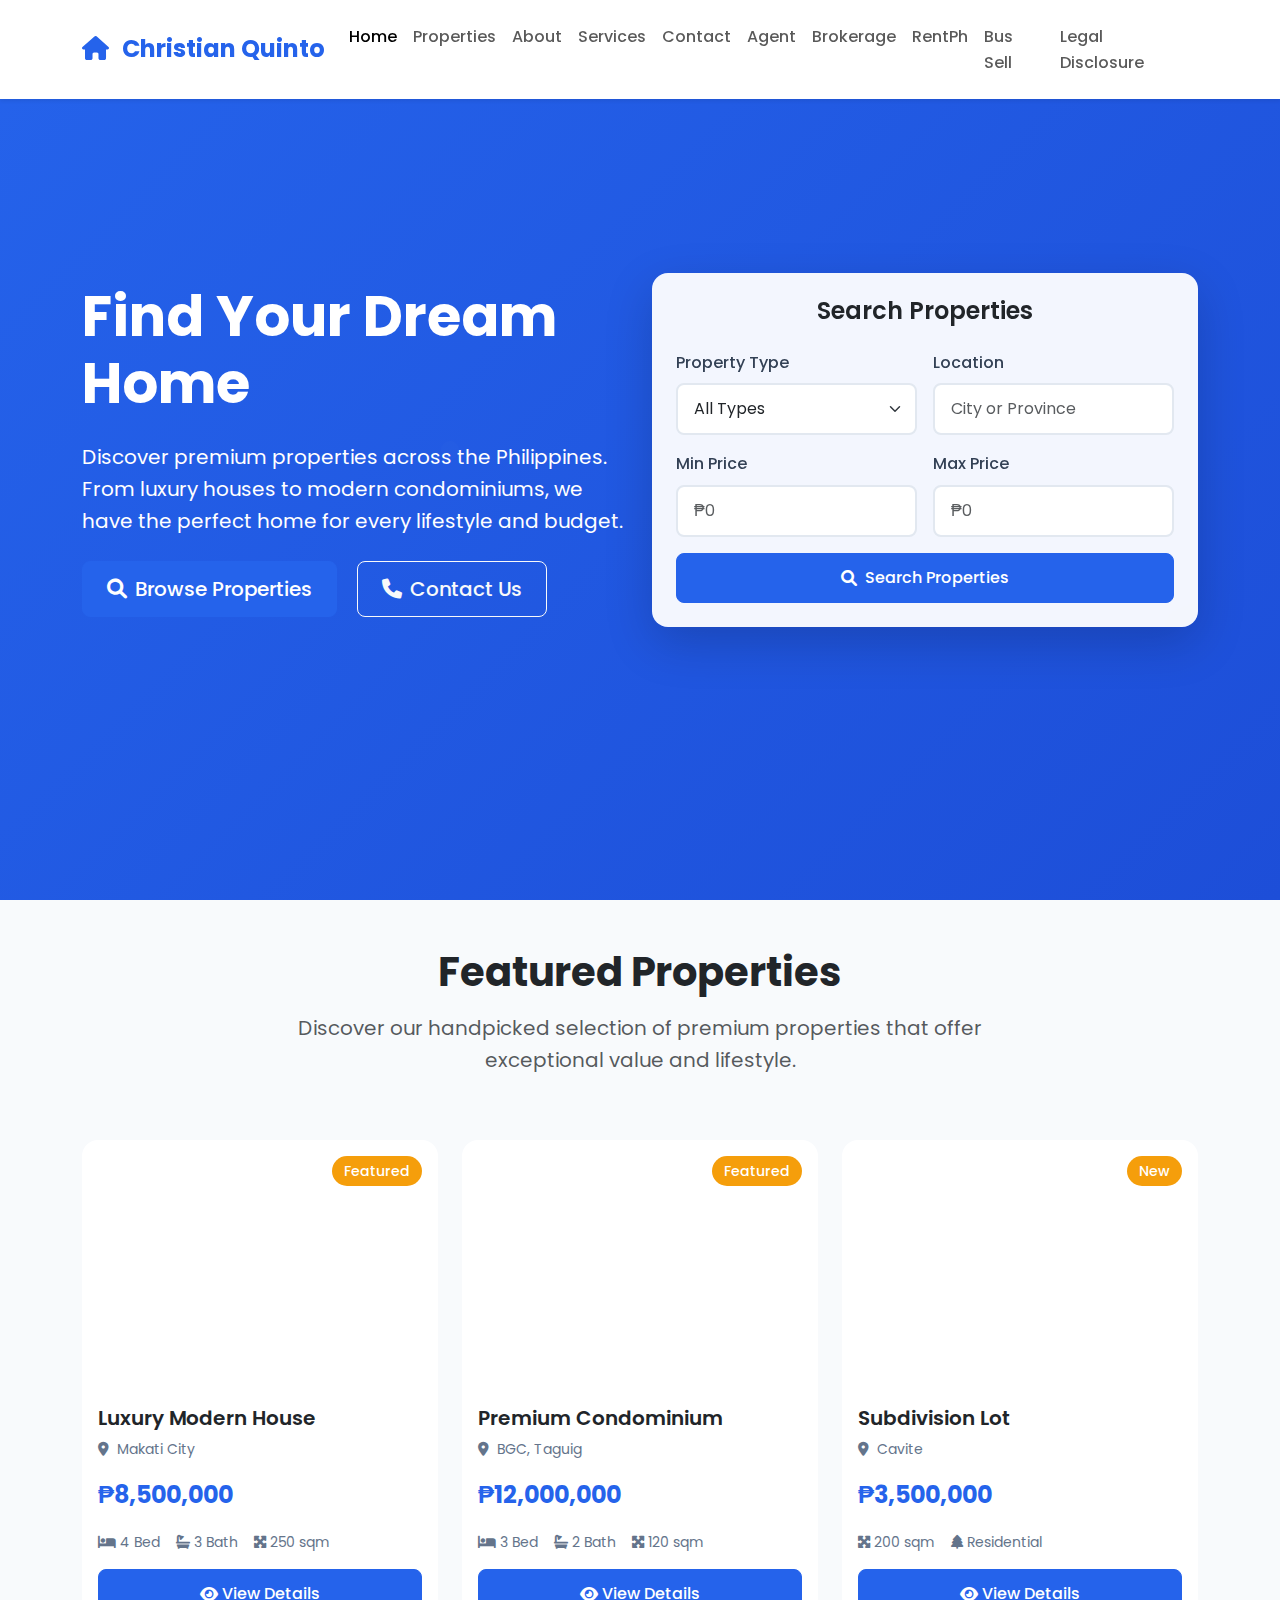
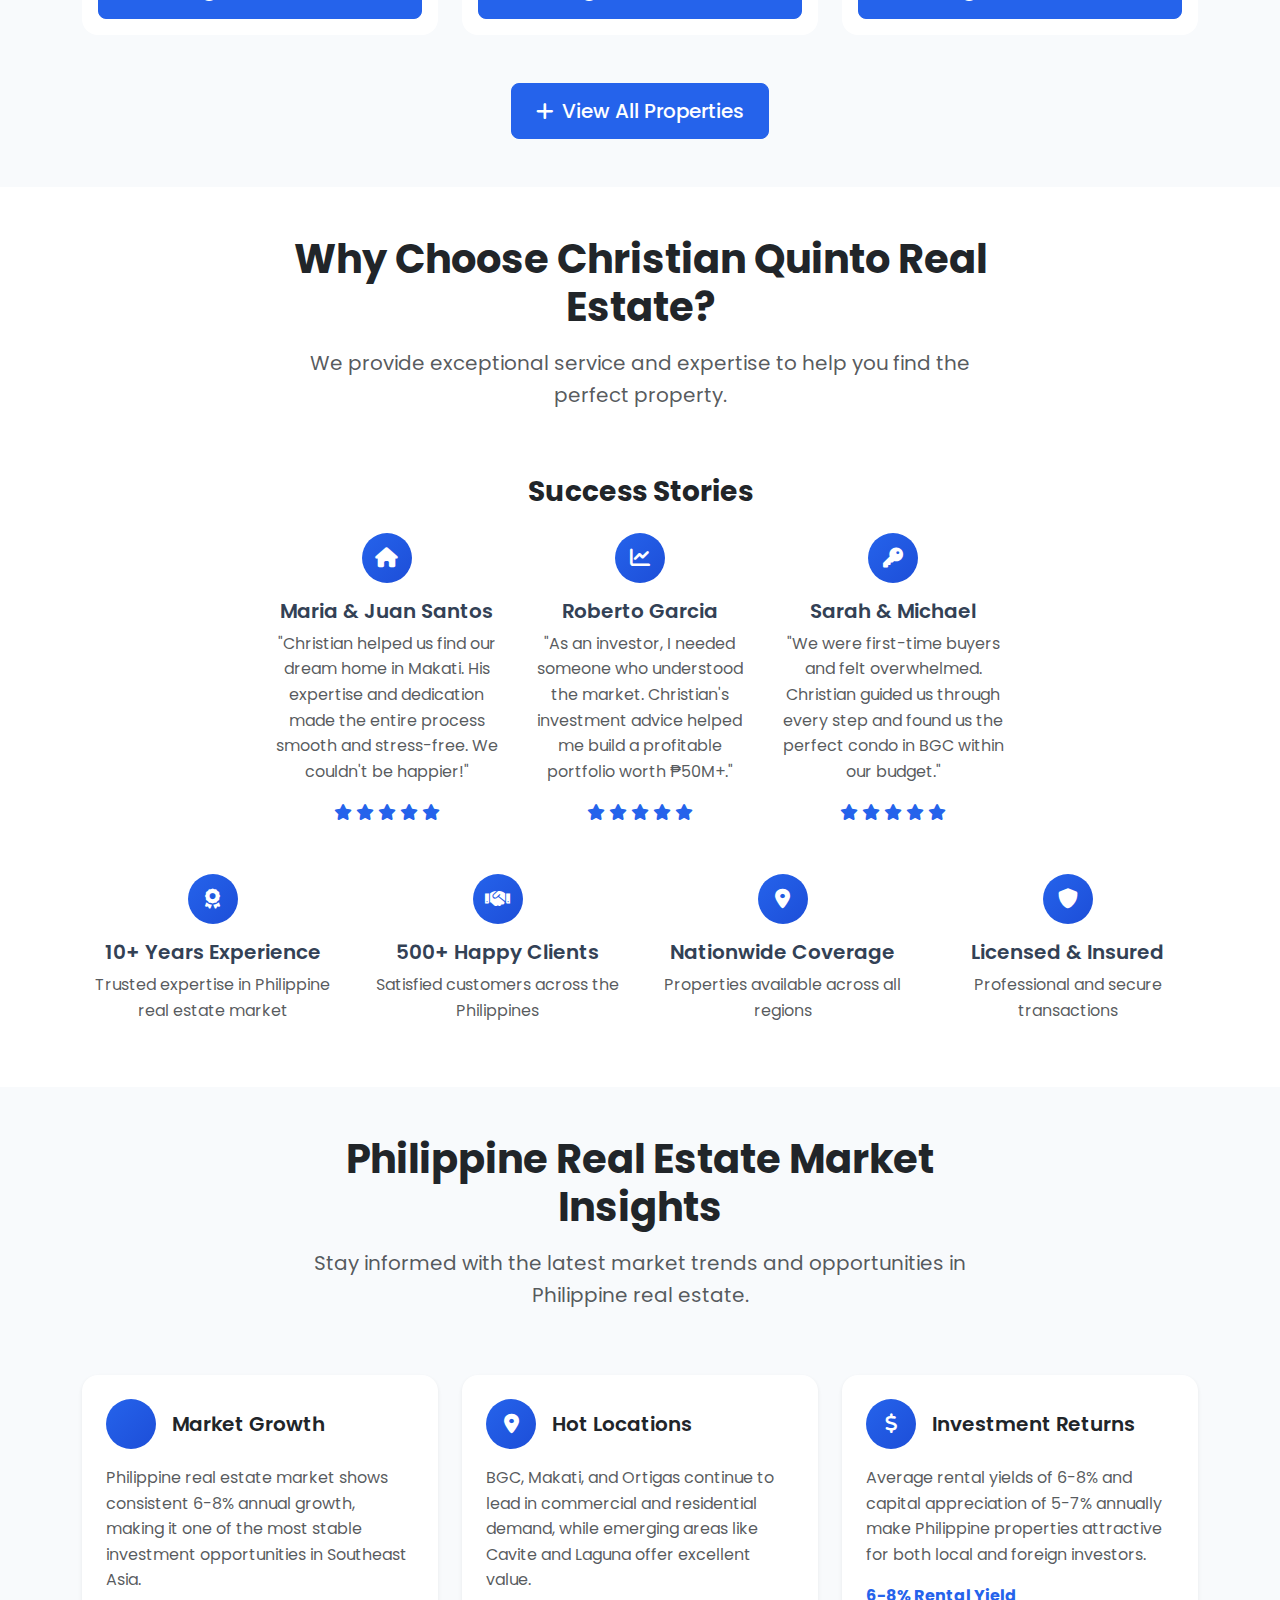
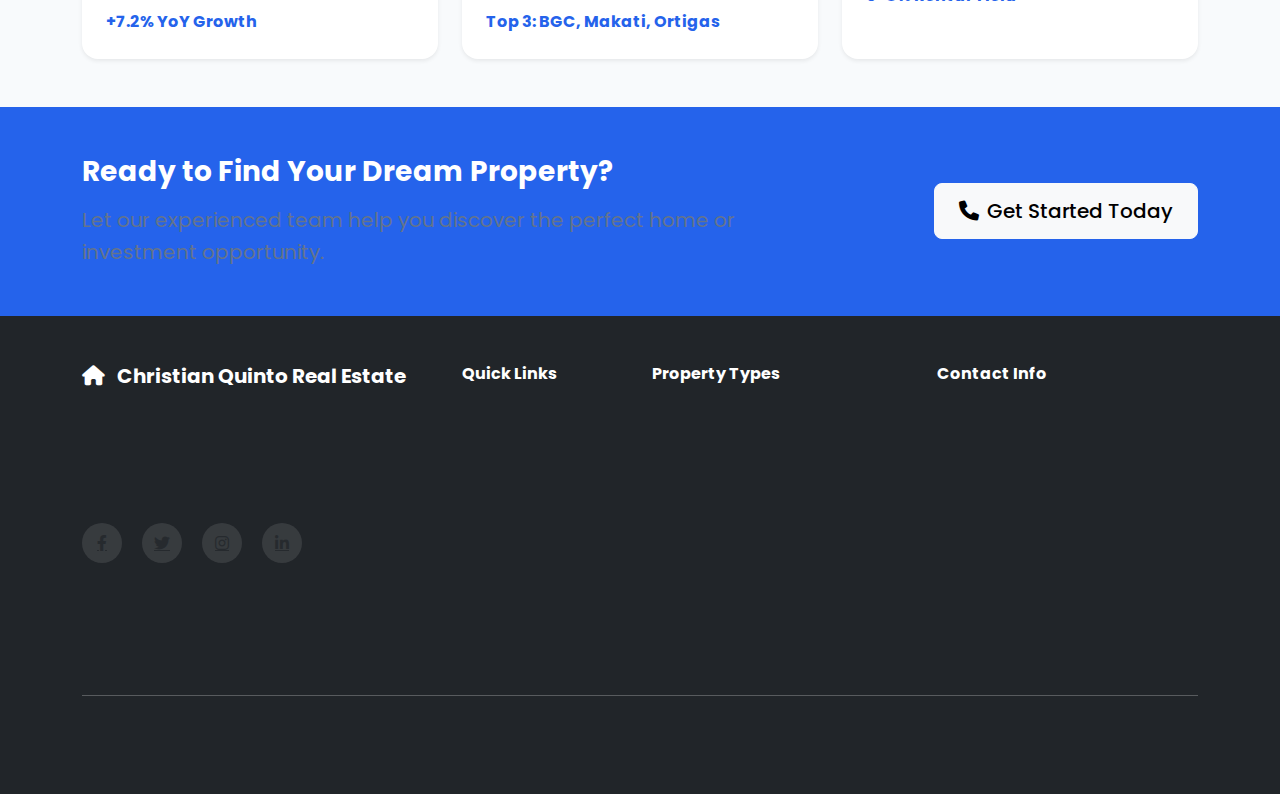
<file: home.html>
<!DOCTYPE html>
<html lang="en">
<head>
    <meta charset="UTF-8">
    <meta name="viewport" content="width=device-width, initial-scale=1.0">
    <title>Christian Quinto Real Estate - Premium Properties in the Philippines</title>
    <meta name="description" content="Find your dream home with Christian Quinto Real Estate. Premium houses, condominiums, subdivisions, and land properties across the Philippines.">
    <meta name="keywords" content="real estate, properties, houses, condominiums, subdivisions, land, Philippines, Christian Quinto">
    
    <!-- Open Graph Meta Tags -->
    <meta property="og:title" content="Christian Quinto Real Estate - Premium Properties">
    <meta property="og:description" content="Find your dream home with Christian Quinto Real Estate. Premium properties across the Philippines.">
    <meta property="og:type" content="website">
    <meta property="og:url" content="http://localhost/Christian_Quinto">
    
    <!-- Favicon -->
    <link rel="icon" type="image/jpeg" href="assets/images/20.jpg">
    <link rel="shortcut icon" type="image/jpeg" href="assets/images/20.jpg">
    <link rel="apple-touch-icon" href="assets/images/20.jpg">
    
    <!-- Bootstrap CSS -->
    <link href="https://cdn.jsdelivr.net/npm/bootstrap@5.1.3/dist/css/bootstrap.min.css" rel="stylesheet">
    
    <!-- Font Awesome -->
    <link href="https://cdnjs.cloudflare.com/ajax/libs/font-awesome/6.0.0/css/all.min.css" rel="stylesheet">
    
    <!-- Custom CSS -->
    <link href="assets/css/style.css" rel="stylesheet">
    
    <!-- Google Fonts -->
    <link href="https://fonts.googleapis.com/css2?family=Poppins:wght@300;400;500;600;700&display=swap" rel="stylesheet">
</head>
<body>
    <!-- Navigation -->
    <nav class="navbar navbar-expand-lg navbar-light bg-white fixed-top shadow-sm">
        <div class="container">
            <a class="navbar-brand fw-bold text-primary" href="home.html">
                <i class="fas fa-home me-2"></i>
                Christian Quinto
            </a>
            
            <button class="navbar-toggler" type="button" data-bs-toggle="collapse" data-bs-target="#navbarNav">
                <span class="navbar-toggler-icon"></span>
            </button>
            
            <div class="collapse navbar-collapse" id="navbarNav">
                <ul class="navbar-nav ms-auto">
                    <li class="nav-item">
                        <a class="nav-link active" href="home.html">Home</a>
                    </li>
                    <li class="nav-item">
                        <a class="nav-link" href="properties.html">Properties</a>
                    </li>
                    <li class="nav-item">
                        <a class="nav-link" href="about.html">About</a>
                    </li>
                    <li class="nav-item">
                        <a class="nav-link" href="services.html">Services</a>
                    </li>
                    <li class="nav-item">
                        <a class="nav-link" href="contact.html">Contact</a>
                    </li>
                    <li class="nav-item">
                        <a class="nav-link" href="agent.html">Agent</a>
                    </li>
                    <li class="nav-item">
                        <a class="nav-link" href="brokerage.html">Brokerage</a>
                    </li>
                    <li class="nav-item">
                        <a class="nav-link" href="rentph.html">RentPh</a>
                    </li>
                    <li class="nav-item">
                        <a class="nav-link" href="bus-sell.html">Bus Sell</a>
                    </li>
                    <li class="nav-item">
                        <a class="nav-link" href="legal-disclosure.html">Legal Disclosure</a>
                    </li>
                </ul>
            </div>
        </div>
    </nav>

    <!-- Hero Section -->
    <section class="hero-section">
        <div class="container">
            <div class="row align-items-center min-vh-100">
                <div class="col-lg-6">
                    <div class="hero-content text-white">
                        <h1 class="display-4 fw-bold mb-4">
                            Find Your Dream Home
                        </h1>
                        <p class="lead mb-4 text-white">
                            Discover premium properties across the Philippines. From luxury houses to modern condominiums, 
                            we have the perfect home for every lifestyle and budget.
                        </p>
                        <div class="hero-buttons">
                            <a href="properties.html" class="btn btn-primary btn-lg me-3">
                                <i class="fas fa-search me-2"></i>
                                Browse Properties
                            </a>
                            <a href="contact.html" class="btn btn-outline-light btn-lg">
                                <i class="fas fa-phone me-2"></i>
                                Contact Us
                            </a>
                        </div>
                    </div>
                </div>
                <div class="col-lg-6">
                    <div class="hero-search-card">
                        <div class="card shadow-lg">
                            <div class="card-body p-4">
                                <h4 class="card-title text-center mb-4">Search Properties</h4>
                                <form id="hero-search-form">
                                    <div class="row g-3">
                                        <div class="col-md-6">
                                            <label for="search-type" class="form-label">Property Type</label>
                                            <select class="form-select" id="search-type" name="property_type">
                                                <option value="">All Types</option>
                                                <option value="house">House</option>
                                                <option value="condominium">Condominium</option>
                                                <option value="subdivision">Subdivision</option>
                                                <option value="land">Land</option>
                                                <option value="commercial">Commercial</option>
                                            </select>
                                        </div>
                                        <div class="col-md-6">
                                            <label for="search-location" class="form-label">Location</label>
                                            <input type="text" class="form-control" id="search-location" name="location" placeholder="City or Province">
                                        </div>
                                        <div class="col-md-6">
                                            <label for="search-min-price" class="form-label">Min Price</label>
                                            <input type="number" class="form-control" id="search-min-price" name="min_price" placeholder="₱0">
                                        </div>
                                        <div class="col-md-6">
                                            <label for="search-max-price" class="form-label">Max Price</label>
                                            <input type="number" class="form-control" id="search-max-price" name="max_price" placeholder="₱0">
                                        </div>
                                        <div class="col-12">
                                            <button type="submit" class="btn btn-primary w-100">
                                                <i class="fas fa-search me-2"></i>
                                                Search Properties
                                            </button>
                                        </div>
                                    </div>
                                </form>
                            </div>
                        </div>
                    </div>
                </div>
            </div>
        </div>
    </section>

    <!-- Featured Properties Preview -->
    <section class="py-5 bg-light">
        <div class="container">
            <div class="row">
                <div class="col-lg-8 mx-auto text-center mb-5">
                    <h2 class="display-5 fw-bold text-dark mb-3">Featured Properties</h2>
                    <p class="lead text-muted">
                        Discover our handpicked selection of premium properties that offer exceptional value and lifestyle.
                    </p>
                </div>
            </div>
            
            <div class="row">
                <div class="col-lg-4 col-md-6 mb-4">
                    <div class="card property-card h-100">
                        <div class="property-image" style="background-image: url('https://images.unsplash.com/photo-1600596542815-ffad4c1539a9?ixlib=rb-4.0.3&ixid=M3wxMjA3fDB8MHxwaG90by1wYWdlfHx8fGVufDB8fHx8fA%3D%3D&auto=format&fit=crop&w=2070&q=80')">
                            <span class="property-badge">Featured</span>
                        </div>
                        <div class="card-body">
                            <h5 class="card-title">Luxury Modern House</h5>
                            <p class="property-location">
                                <i class="fas fa-map-marker-alt me-1"></i>
                                Makati City
                            </p>
                            <div class="property-price">₱8,500,000</div>
                            <div class="property-features">
                                <div class="property-feature">
                                    <i class="fas fa-bed"></i>
                                    <span>4 Bed</span>
                                </div>
                                <div class="property-feature">
                                    <i class="fas fa-bath"></i>
                                    <span>3 Bath</span>
                                </div>
                                <div class="property-feature">
                                    <i class="fas fa-expand-arrows-alt"></i>
                                    <span>250 sqm</span>
                                </div>
                            </div>
                            <div class="mt-3">
                                <a href="properties.html" class="btn btn-primary w-100">
                                    <i class="fas fa-eye me-1"></i>
                                    View Details
                                </a>
                            </div>
                        </div>
                    </div>
                </div>
                
                <div class="col-lg-4 col-md-6 mb-4">
                    <div class="card property-card h-100">
                        <div class="property-image" style="background-image: url('https://images.unsplash.com/photo-1545324418-cc1a3fa10c00?ixlib=rb-4.0.3&ixid=M3wxMjA3fDB8MHxwaG90by1wYWdlfHx8fGVufDB8fHx8fA%3D%3D&auto=format&fit=crop&w=2070&q=80')">
                            <span class="property-badge">Featured</span>
                        </div>
                        <div class="card-body">
                            <h5 class="card-title">Premium Condominium</h5>
                            <p class="property-location">
                                <i class="fas fa-map-marker-alt me-1"></i>
                                BGC, Taguig
                            </p>
                            <div class="property-price">₱12,000,000</div>
                            <div class="property-features">
                                <div class="property-feature">
                                    <i class="fas fa-bed"></i>
                                    <span>3 Bed</span>
                                </div>
                                <div class="property-feature">
                                    <i class="fas fa-bath"></i>
                                    <span>2 Bath</span>
                                </div>
                                <div class="property-feature">
                                    <i class="fas fa-expand-arrows-alt"></i>
                                    <span>120 sqm</span>
                                </div>
                            </div>
                            <div class="mt-3">
                                <a href="properties.html" class="btn btn-primary w-100">
                                    <i class="fas fa-eye me-1"></i>
                                    View Details
                                </a>
                            </div>
                        </div>
                    </div>
                </div>
                
                <div class="col-lg-4 col-md-6 mb-4">
                    <div class="card property-card h-100">
                        <div class="property-image" style="background-image: url('https://images.unsplash.com/photo-1560518883-ce09059eeffa?ixlib=rb-4.0.3&ixid=M3wxMjA3fDB8MHxwaG90by1wYWdlfHx8fGVufDB8fHx8fA%3D%3D&auto=format&fit=crop&w=2073&q=80')">
                            <span class="property-badge">New</span>
                        </div>
                        <div class="card-body">
                            <h5 class="card-title">Subdivision Lot</h5>
                            <p class="property-location">
                                <i class="fas fa-map-marker-alt me-1"></i>
                                Cavite
                            </p>
                            <div class="property-price">₱3,500,000</div>
                            <div class="property-features">
                                <div class="property-feature">
                                    <i class="fas fa-expand-arrows-alt"></i>
                                    <span>200 sqm</span>
                                </div>
                                <div class="property-feature">
                                    <i class="fas fa-tree"></i>
                                    <span>Residential</span>
                                </div>
                            </div>
                            <div class="mt-3">
                                <a href="properties.html" class="btn btn-primary w-100">
                                    <i class="fas fa-eye me-1"></i>
                                    View Details
                                </a>
                            </div>
                        </div>
                    </div>
                </div>
            </div>
            
            <div class="row mt-4">
                <div class="col-12 text-center">
                    <a href="properties.html" class="btn btn-primary btn-lg">
                        <i class="fas fa-plus me-2"></i>
                        View All Properties
                    </a>
                </div>
            </div>
        </div>
    </section>

    <!-- Why Choose Us Section -->
    <section class="py-5">
        <div class="container">
            <div class="row">
                <div class="col-lg-8 mx-auto text-center mb-5">
                    <h2 class="display-5 fw-bold text-dark mb-3">Why Choose Christian Quinto Real Estate?</h2>
                    <p class="lead text-muted">
                        We provide exceptional service and expertise to help you find the perfect property.
                    </p>
                </div>
            </div>
            
            <!-- Success Stories -->
            <div class="row mb-5">
                <div class="col-lg-8 mx-auto text-center">
                    <h3 class="fw-bold text-dark mb-4">Success Stories</h3>
                    <div class="row g-4">
                        <div class="col-md-4">
                            <div class="text-center">
                                <div class="feature-icon mx-auto mb-3">
                                    <i class="fas fa-home"></i>
                                </div>
                                <h5 class="mb-2">Maria & Juan Santos</h5>
                                <p class="text-muted">"Christian helped us find our dream home in Makati. His expertise and dedication made the entire process smooth and stress-free. We couldn't be happier!"</p>
                                <div class="text-primary">
                                    <i class="fas fa-star"></i>
                                    <i class="fas fa-star"></i>
                                    <i class="fas fa-star"></i>
                                    <i class="fas fa-star"></i>
                                    <i class="fas fa-star"></i>
                                </div>
                            </div>
                        </div>
                        <div class="col-md-4">
                            <div class="text-center">
                                <div class="feature-icon mx-auto mb-3">
                                    <i class="fas fa-chart-line"></i>
                                </div>
                                <h5 class="mb-2">Roberto Garcia</h5>
                                <p class="text-muted">"As an investor, I needed someone who understood the market. Christian's investment advice helped me build a profitable portfolio worth ₱50M+."</p>
                                <div class="text-primary">
                                    <i class="fas fa-star"></i>
                                    <i class="fas fa-star"></i>
                                    <i class="fas fa-star"></i>
                                    <i class="fas fa-star"></i>
                                    <i class="fas fa-star"></i>
                                </div>
                            </div>
                        </div>
                        <div class="col-md-4">
                            <div class="text-center">
                                <div class="feature-icon mx-auto mb-3">
                                    <i class="fas fa-key"></i>
                                </div>
                                <h5 class="mb-2">Sarah & Michael</h5>
                                <p class="text-muted">"We were first-time buyers and felt overwhelmed. Christian guided us through every step and found us the perfect condo in BGC within our budget."</p>
                                <div class="text-primary">
                                    <i class="fas fa-star"></i>
                                    <i class="fas fa-star"></i>
                                    <i class="fas fa-star"></i>
                                    <i class="fas fa-star"></i>
                                    <i class="fas fa-star"></i>
                                </div>
                            </div>
                        </div>
                    </div>
                </div>
            </div>
            
            <div class="row g-4">
                <div class="col-lg-3 col-md-6">
                    <div class="text-center">
                        <div class="feature-icon mx-auto mb-3">
                            <i class="fas fa-award"></i>
                        </div>
                        <h5 class="mb-2">10+ Years Experience</h5>
                        <p class="text-muted">Trusted expertise in Philippine real estate market</p>
                    </div>
                </div>
                
                <div class="col-lg-3 col-md-6">
                    <div class="text-center">
                        <div class="feature-icon mx-auto mb-3">
                            <i class="fas fa-handshake"></i>
                        </div>
                        <h5 class="mb-2">500+ Happy Clients</h5>
                        <p class="text-muted">Satisfied customers across the Philippines</p>
                    </div>
                </div>
                
                <div class="col-lg-3 col-md-6">
                    <div class="text-center">
                        <div class="feature-icon mx-auto mb-3">
                            <i class="fas fa-map-marker-alt"></i>
                        </div>
                        <h5 class="mb-2">Nationwide Coverage</h5>
                        <p class="text-muted">Properties available across all regions</p>
                    </div>
                </div>
                
                <div class="col-lg-3 col-md-6">
                    <div class="text-center">
                        <div class="feature-icon mx-auto mb-3">
                            <i class="fas fa-shield-alt"></i>
                        </div>
                        <h5 class="mb-2">Licensed & Insured</h5>
                        <p class="text-muted">Professional and secure transactions</p>
                    </div>
                </div>
            </div>
        </div>
    </section>

    <!-- Market Insights Section -->
    <section class="py-5 bg-light">
        <div class="container">
            <div class="row">
                <div class="col-lg-8 mx-auto text-center mb-5">
                    <h2 class="display-5 fw-bold text-dark mb-3">Philippine Real Estate Market Insights</h2>
                    <p class="lead text-muted">
                        Stay informed with the latest market trends and opportunities in Philippine real estate.
                    </p>
                </div>
            </div>
            
            <div class="row g-4">
                <div class="col-lg-4 col-md-6">
                    <div class="card h-100 border-0 shadow-sm">
                        <div class="card-body p-4">
                            <div class="d-flex align-items-center mb-3">
                                <div class="feature-icon me-3">
                                    <i class="fas fa-trending-up"></i>
                                </div>
                                <h5 class="mb-0">Market Growth</h5>
                            </div>
                            <p class="text-muted mb-3">
                                Philippine real estate market shows consistent 6-8% annual growth, making it one of the most stable investment opportunities in Southeast Asia.
                            </p>
                            <div class="text-primary fw-bold">+7.2% YoY Growth</div>
                        </div>
                    </div>
                </div>
                
                <div class="col-lg-4 col-md-6">
                    <div class="card h-100 border-0 shadow-sm">
                        <div class="card-body p-4">
                            <div class="d-flex align-items-center mb-3">
                                <div class="feature-icon me-3">
                                    <i class="fas fa-map-marker-alt"></i>
                                </div>
                                <h5 class="mb-0">Hot Locations</h5>
                            </div>
                            <p class="text-muted mb-3">
                                BGC, Makati, and Ortigas continue to lead in commercial and residential demand, while emerging areas like Cavite and Laguna offer excellent value.
                            </p>
                            <div class="text-primary fw-bold">Top 3: BGC, Makati, Ortigas</div>
                        </div>
                    </div>
                </div>
                
                <div class="col-lg-4 col-md-6">
                    <div class="card h-100 border-0 shadow-sm">
                        <div class="card-body p-4">
                            <div class="d-flex align-items-center mb-3">
                                <div class="feature-icon me-3">
                                    <i class="fas fa-dollar-sign"></i>
                                </div>
                                <h5 class="mb-0">Investment Returns</h5>
                            </div>
                            <p class="text-muted mb-3">
                                Average rental yields of 6-8% and capital appreciation of 5-7% annually make Philippine properties attractive for both local and foreign investors.
                            </p>
                            <div class="text-primary fw-bold">6-8% Rental Yield</div>
                        </div>
                    </div>
                </div>
            </div>
        </div>
    </section>

    <!-- Call to Action Section -->
    <section class="py-5 bg-primary text-white">
        <div class="container">
            <div class="row align-items-center">
                <div class="col-lg-8">
                    <h3 class="fw-bold mb-3">Ready to Find Your Dream Property?</h3>
                    <p class="lead mb-0">
                        Let our experienced team help you discover the perfect home or investment opportunity.
                    </p>
                </div>
                <div class="col-lg-4 text-lg-end">
                    <a href="contact.html" class="btn btn-light btn-lg">
                        <i class="fas fa-phone me-2"></i>
                        Get Started Today
                    </a>
                </div>
            </div>
        </div>
    </section>

    <!-- Footer -->
    <footer class="bg-dark text-white py-5">
        <div class="container">
            <div class="row g-4">
                <div class="col-lg-4">
                    <h5 class="fw-bold mb-3">
                        <i class="fas fa-home me-2"></i>
                        Christian Quinto Real Estate
                    </h5>
                    <p class="text-muted mb-3">
                        Your trusted partner in finding the perfect property. We offer premium real estate services 
                        across the Philippines with personalized attention and expert guidance.
                    </p>
                    <div class="social-links">
                        <a href="#" class="text-muted me-3"><i class="fab fa-facebook-f"></i></a>
                        <a href="#" class="text-muted me-3"><i class="fab fa-twitter"></i></a>
                        <a href="#" class="text-muted me-3"><i class="fab fa-instagram"></i></a>
                        <a href="#" class="text-muted"><i class="fab fa-linkedin-in"></i></a>
                    </div>
                </div>
                
                <div class="col-lg-2 col-md-6">
                    <h6 class="fw-bold mb-3">Quick Links</h6>
                    <ul class="list-unstyled">
                        <li><a href="home.html" class="text-muted text-decoration-none">Home</a></li>
                        <li><a href="properties.html" class="text-muted text-decoration-none">Properties</a></li>
                        <li><a href="about.html" class="text-muted text-decoration-none">About</a></li>
                        <li><a href="services.html" class="text-muted text-decoration-none">Services</a></li>
                        <li><a href="contact.html" class="text-muted text-decoration-none">Contact</a></li>
                        <li><a href="agent.html" class="text-muted text-decoration-none">Agent</a></li>
                        <li><a href="brokerage.html" class="text-muted text-decoration-none">Brokerage</a></li>
                        <li><a href="rentph.html" class="text-muted text-decoration-none">RentPh</a></li>
                        <li><a href="bus-sell.html" class="text-muted text-decoration-none">Bus Sell</a></li>
                        <li><a href="legal-disclosure.html" class="text-muted text-decoration-none">Legal Disclosure</a></li>
                    </ul>
                </div>
                
                <div class="col-lg-3 col-md-6">
                    <h6 class="fw-bold mb-3">Property Types</h6>
                    <ul class="list-unstyled">
                        <li><a href="properties.html" class="text-muted text-decoration-none">Houses</a></li>
                        <li><a href="properties.html" class="text-muted text-decoration-none">Condominiums</a></li>
                        <li><a href="properties.html" class="text-muted text-decoration-none">Subdivisions</a></li>
                        <li><a href="properties.html" class="text-muted text-decoration-none">Land Properties</a></li>
                        <li><a href="properties.html" class="text-muted text-decoration-none">Commercial</a></li>
                    </ul>
                </div>
                
                <div class="col-lg-3 col-md-6">
                    <h6 class="fw-bold mb-3">Contact Info</h6>
                    <div class="contact-info">
                        <p class="text-muted mb-2">
                            <i class="fas fa-map-marker-alt me-2"></i>
                            123 Real Estate Ave, Makati City
                        </p>
                        <p class="text-muted mb-2">
                            <i class="fas fa-phone me-2"></i>
                            +63 2 1234 5678
                        </p>
                        <p class="text-muted mb-2">
                            <i class="fas fa-envelope me-2"></i>
                            info@christianquinto.com
                        </p>
                    </div>
                </div>
            </div>
            
            <hr class="my-4">
            
            <div class="row align-items-center">
                <div class="col-md-6">
                    <p class="text-muted mb-0">
                        &copy; 2024 Christian Quinto Real Estate. All rights reserved.
                    </p>
                </div>
                <div class="col-md-6 text-md-end">
                    <a href="#" class="text-muted text-decoration-none me-3">Privacy Policy</a>
                    <a href="#" class="text-muted text-decoration-none">Terms of Service</a>
                </div>
            </div>
        </div>
    </footer>

    <!-- Bootstrap JS -->
    <script src="https://cdn.jsdelivr.net/npm/bootstrap@5.1.3/dist/js/bootstrap.bundle.min.js"></script>
    
    <!-- Custom JS -->
    <script src="assets/js/main.js"></script>
</body>
</html>
</file>
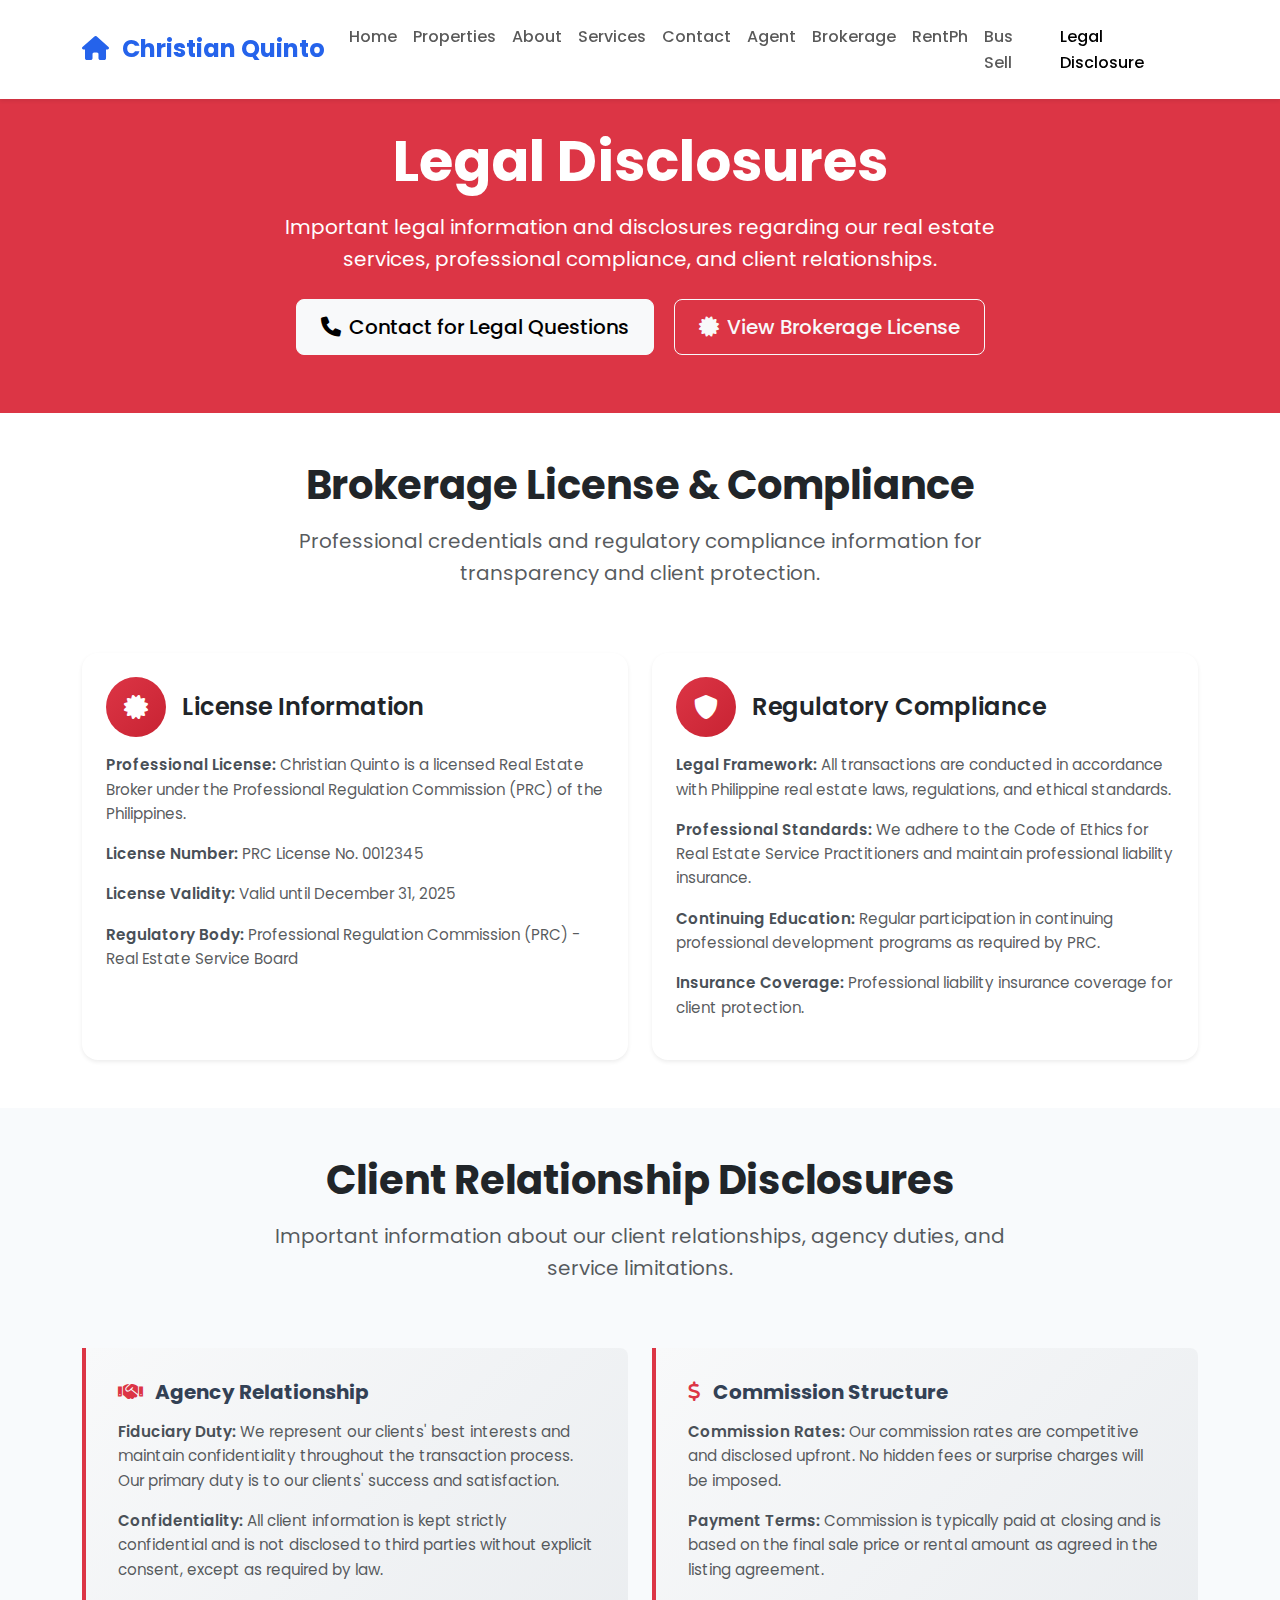
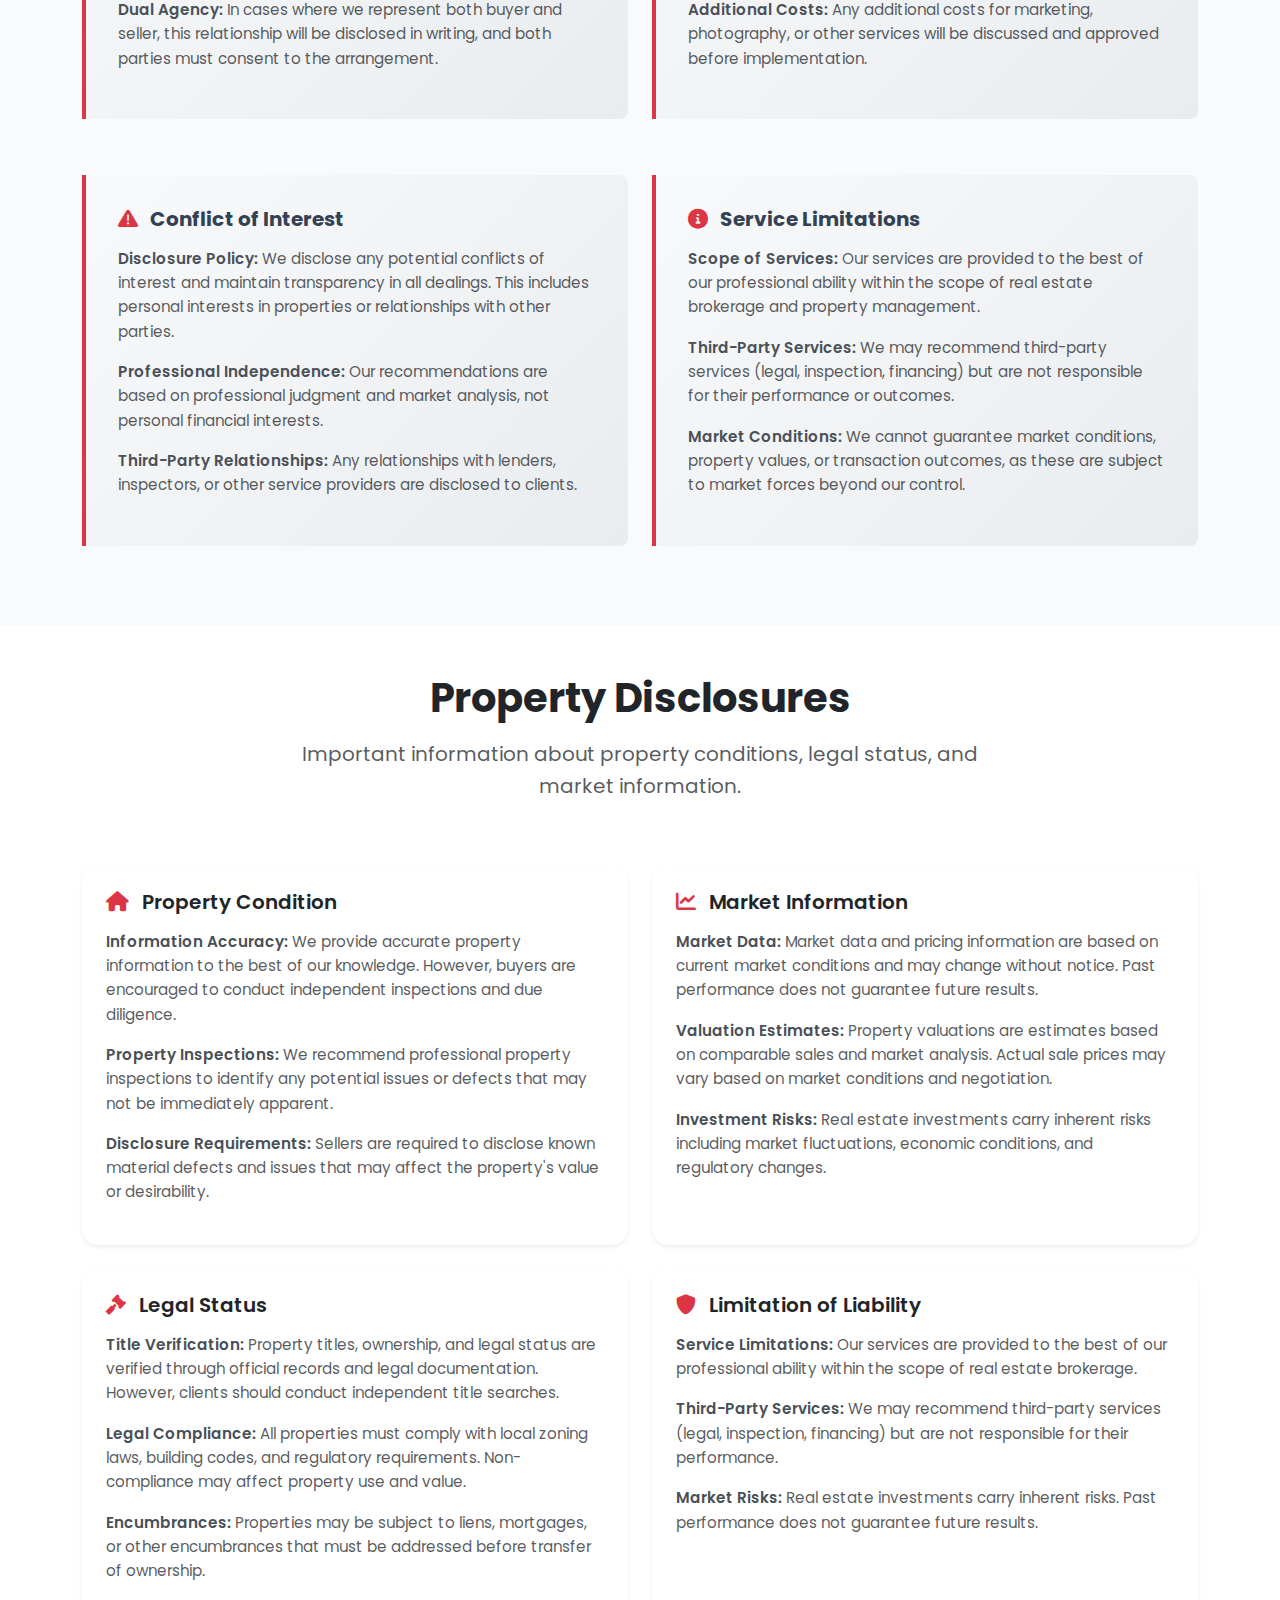
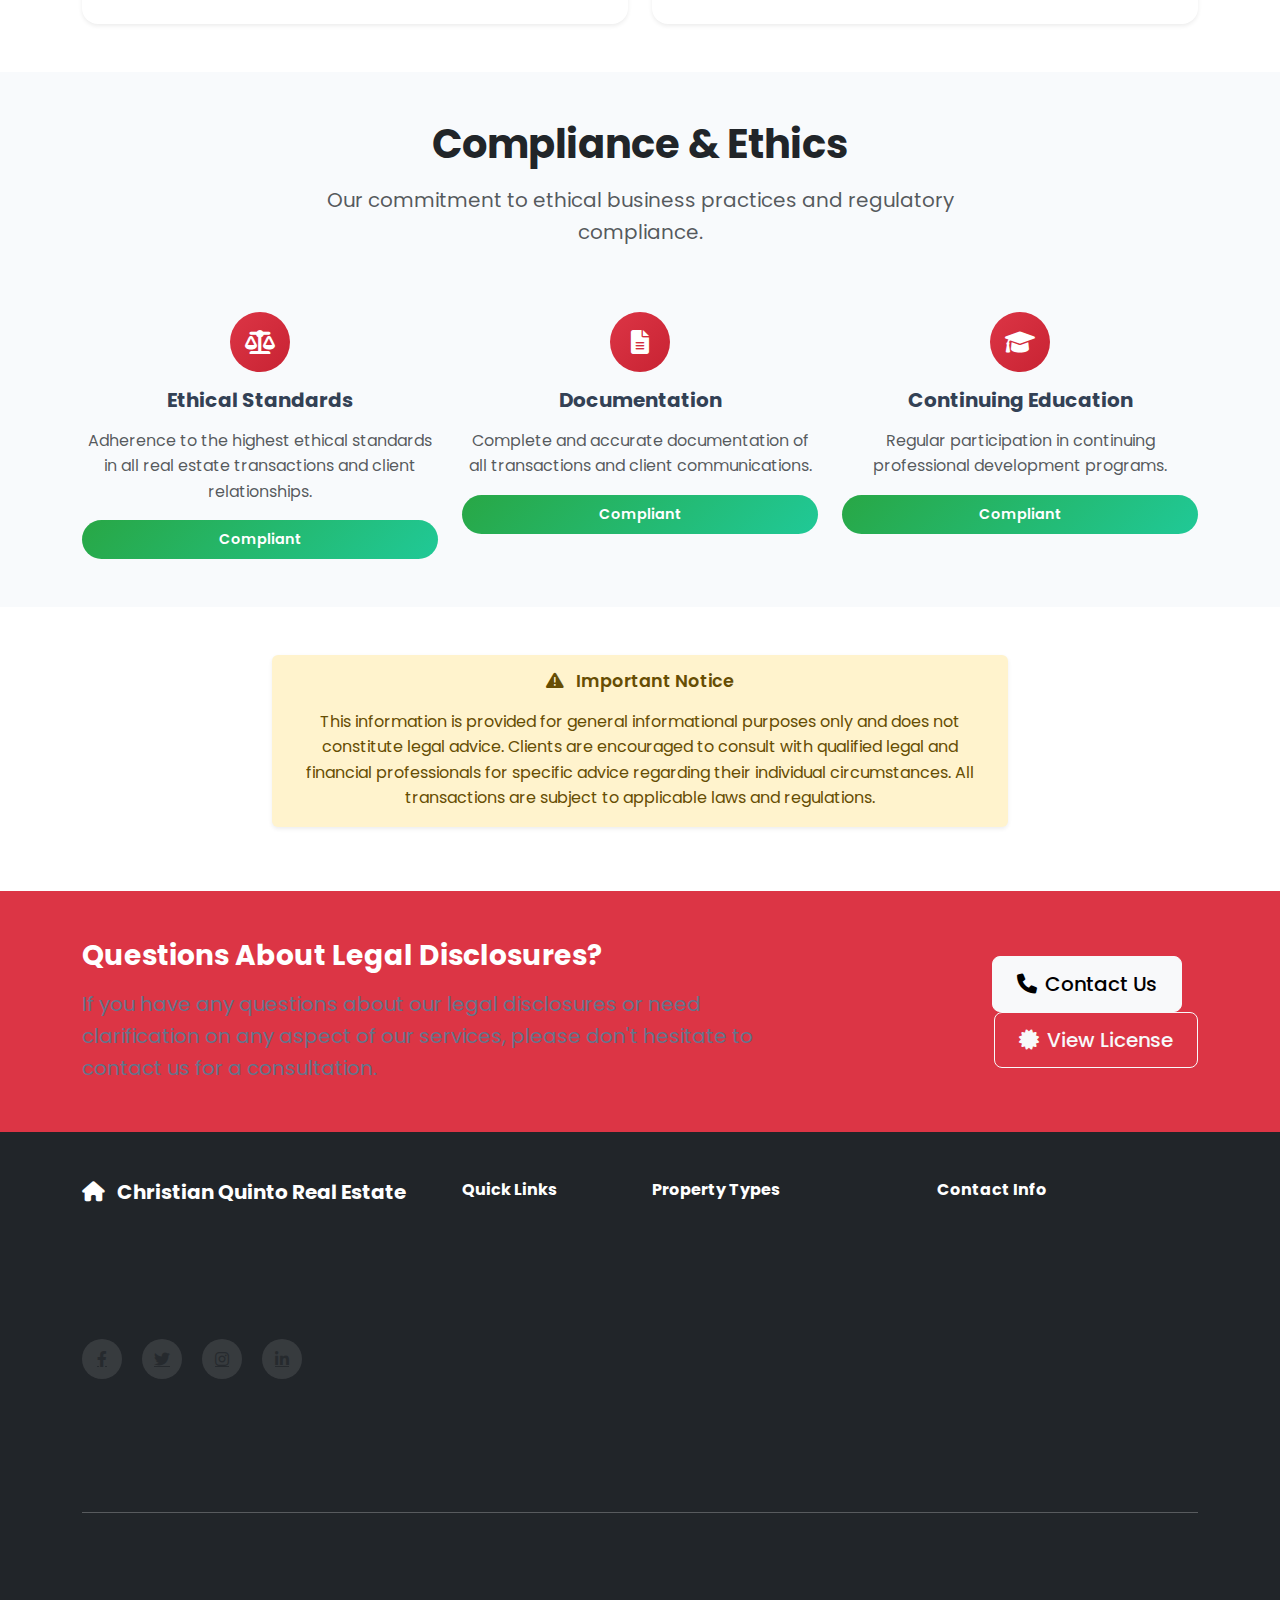
<file: legal-disclosure.html>
<!DOCTYPE html>
<html lang="en">
<head>
    <meta charset="UTF-8">
    <meta name="viewport" content="width=device-width, initial-scale=1.0">
    <title>Legal Disclosure - Christian Quinto Real Estate</title>
    <meta name="description" content="Legal disclosures and important information regarding Christian Quinto Real Estate services. Professional compliance and transparency in all real estate transactions.">
    <meta name="keywords" content="legal disclosure, real estate compliance, legal information, Christian Quinto legal, real estate laws">
    
    <!-- Favicon -->
    <link rel="icon" type="image/jpeg" href="assets/images/20.jpg">
    <link rel="shortcut icon" type="image/jpeg" href="assets/images/20.jpg">
    <link rel="apple-touch-icon" href="assets/images/20.jpg">
    
    <!-- Bootstrap CSS -->
    <link href="https://cdn.jsdelivr.net/npm/bootstrap@5.1.3/dist/css/bootstrap.min.css" rel="stylesheet">
    
    <!-- Font Awesome -->
    <link href="https://cdnjs.cloudflare.com/ajax/libs/font-awesome/6.0.0/css/all.min.css" rel="stylesheet">
    
    <!-- Custom CSS -->
    <link href="assets/css/style.css" rel="stylesheet">
    
    <!-- Google Fonts -->
    <link href="https://fonts.googleapis.com/css2?family=Poppins:wght@300;400;500;600;700&display=swap" rel="stylesheet">
    
    <!-- Custom Styles for Legal Disclosure Page -->
    <style>
        .disclosure-section {
            background: linear-gradient(135deg, #f8f9fa 0%, #e9ecef 100%);
            border-left: 4px solid #dc3545;
            padding: 2rem;
            margin-bottom: 2rem;
            border-radius: 0 8px 8px 0;
        }
        
        .disclosure-content {
            font-size: 0.95rem;
            line-height: 1.6;
        }
        
        .disclosure-content strong {
            color: #495057;
            font-weight: 600;
        }
        
        .alert-heading {
            font-size: 1.1rem;
            font-weight: 600;
        }
        
        .legal-icon {
            width: 60px;
            height: 60px;
            background: linear-gradient(135deg, #dc3545 0%, #c82333 100%);
            border-radius: 50%;
            display: flex;
            align-items: center;
            justify-content: center;
            color: white;
            font-size: 1.5rem;
        }
        
        .hero-buttons .btn {
            margin-bottom: 10px;
        }
        
        .compliance-badge {
            background: linear-gradient(135deg, #28a745 0%, #20c997 100%);
            color: white;
            padding: 0.5rem 1rem;
            border-radius: 20px;
            font-size: 0.9rem;
            font-weight: 600;
        }
        
        @media (max-width: 768px) {
            .hero-buttons .btn {
                width: 100%;
                margin-bottom: 15px;
            }
            
            .disclosure-section {
                padding: 1.5rem;
            }
            
            .disclosure-content {
                font-size: 0.9rem;
            }
        }
    </style>
</head>
<body>
    <!-- Navigation -->
    <nav class="navbar navbar-expand-lg navbar-light bg-white fixed-top shadow-sm">
        <div class="container">
            <a class="navbar-brand fw-bold text-primary" href="home.html">
                <i class="fas fa-home me-2"></i>
                Christian Quinto
            </a>
            
            <button class="navbar-toggler" type="button" data-bs-toggle="collapse" data-bs-target="#navbarNav">
                <span class="navbar-toggler-icon"></span>
            </button>
            
            <div class="collapse navbar-collapse" id="navbarNav">
                <ul class="navbar-nav ms-auto">
                    <li class="nav-item">
                        <a class="nav-link" href="home.html">Home</a>
                    </li>
                    <li class="nav-item">
                        <a class="nav-link" href="properties.html">Properties</a>
                    </li>
                    <li class="nav-item">
                        <a class="nav-link" href="about.html">About</a>
                    </li>
                    <li class="nav-item">
                        <a class="nav-link" href="services.html">Services</a>
                    </li>
                    <li class="nav-item">
                        <a class="nav-link" href="contact.html">Contact</a>
                    </li>
                    <li class="nav-item">
                        <a class="nav-link" href="agent.html">Agent</a>
                    </li>
                    <li class="nav-item">
                        <a class="nav-link" href="brokerage.html">Brokerage</a>
                    </li>
                    <li class="nav-item">
                        <a class="nav-link" href="rentph.html">RentPh</a>
                    </li>
                    <li class="nav-item">
                        <a class="nav-link" href="bus-sell.html">Bus Sell</a>
                    </li>
                    <li class="nav-item">
                        <a class="nav-link active" href="legal-disclosure.html">Legal Disclosure</a>
                    </li>
                </ul>
            </div>
        </div>
    </nav>

    <!-- Page Header -->
    <section class="py-5 bg-danger text-white" style="margin-top: 80px;">
        <div class="container">
            <div class="row">
                <div class="col-lg-8 mx-auto text-center">
                    <h1 class="display-4 fw-bold mb-3">Legal Disclosures</h1>
                    <p class="lead text-white">
                        Important legal information and disclosures regarding our real estate services, 
                        professional compliance, and client relationships.
                    </p>
                    <div class="hero-buttons mt-4">
                        <a href="contact.html" class="btn btn-light btn-lg me-3">
                            <i class="fas fa-phone me-2"></i>
                            Contact for Legal Questions
                        </a>
                        <a href="brokerage.html" class="btn btn-outline-light btn-lg">
                            <i class="fas fa-certificate me-2"></i>
                            View Brokerage License
                        </a>
                    </div>
                </div>
            </div>
        </div>
    </section>

    <!-- Brokerage License & Compliance -->
    <section class="py-5">
        <div class="container">
            <div class="row">
                <div class="col-lg-8 mx-auto text-center mb-5">
                    <h2 class="display-5 fw-bold text-dark mb-3">Brokerage License & Compliance</h2>
                    <p class="lead text-muted">
                        Professional credentials and regulatory compliance information for transparency and client protection.
                    </p>
                </div>
            </div>
            
            <div class="row g-4">
                <div class="col-lg-6">
                    <div class="card h-100 border-0 shadow-sm">
                        <div class="card-body p-4">
                            <div class="d-flex align-items-center mb-3">
                                <div class="legal-icon me-3">
                                    <i class="fas fa-certificate"></i>
                                </div>
                                <h4 class="card-title mb-0">License Information</h4>
                            </div>
                            <div class="disclosure-content">
                                <p class="text-muted mb-3">
                                    <strong>Professional License:</strong> Christian Quinto is a licensed Real Estate Broker under the Professional Regulation Commission (PRC) of the Philippines.
                                </p>
                                <p class="text-muted mb-3">
                                    <strong>License Number:</strong> PRC License No. 0012345
                                </p>
                                <p class="text-muted mb-3">
                                    <strong>License Validity:</strong> Valid until December 31, 2025
                                </p>
                                <p class="text-muted mb-3">
                                    <strong>Regulatory Body:</strong> Professional Regulation Commission (PRC) - Real Estate Service Board
                                </p>
                            </div>
                        </div>
                    </div>
                </div>
                
                <div class="col-lg-6">
                    <div class="card h-100 border-0 shadow-sm">
                        <div class="card-body p-4">
                            <div class="d-flex align-items-center mb-3">
                                <div class="legal-icon me-3">
                                    <i class="fas fa-shield-alt"></i>
                                </div>
                                <h4 class="card-title mb-0">Regulatory Compliance</h4>
                            </div>
                            <div class="disclosure-content">
                                <p class="text-muted mb-3">
                                    <strong>Legal Framework:</strong> All transactions are conducted in accordance with Philippine real estate laws, regulations, and ethical standards.
                                </p>
                                <p class="text-muted mb-3">
                                    <strong>Professional Standards:</strong> We adhere to the Code of Ethics for Real Estate Service Practitioners and maintain professional liability insurance.
                                </p>
                                <p class="text-muted mb-3">
                                    <strong>Continuing Education:</strong> Regular participation in continuing professional development programs as required by PRC.
                                </p>
                                <p class="text-muted mb-3">
                                    <strong>Insurance Coverage:</strong> Professional liability insurance coverage for client protection.
                                </p>
                            </div>
                        </div>
                    </div>
                </div>
            </div>
        </div>
    </section>

    <!-- Client Relationship Disclosures -->
    <section class="py-5 bg-light">
        <div class="container">
            <div class="row">
                <div class="col-lg-8 mx-auto text-center mb-5">
                    <h2 class="display-5 fw-bold text-dark mb-3">Client Relationship Disclosures</h2>
                    <p class="lead text-muted">
                        Important information about our client relationships, agency duties, and service limitations.
                    </p>
                </div>
            </div>
            
            <div class="row g-4">
                <div class="col-lg-6">
                    <div class="disclosure-section">
                        <h5 class="fw-bold mb-3">
                            <i class="fas fa-handshake text-danger me-2"></i>
                            Agency Relationship
                        </h5>
                        <div class="disclosure-content">
                            <p class="text-muted mb-3">
                                <strong>Fiduciary Duty:</strong> We represent our clients' best interests and maintain confidentiality throughout the transaction process. Our primary duty is to our clients' success and satisfaction.
                            </p>
                            <p class="text-muted mb-3">
                                <strong>Confidentiality:</strong> All client information is kept strictly confidential and is not disclosed to third parties without explicit consent, except as required by law.
                            </p>
                            <p class="text-muted mb-3">
                                <strong>Dual Agency:</strong> In cases where we represent both buyer and seller, this relationship will be disclosed in writing, and both parties must consent to the arrangement.
                            </p>
                        </div>
                    </div>
                </div>
                
                <div class="col-lg-6">
                    <div class="disclosure-section">
                        <h5 class="fw-bold mb-3">
                            <i class="fas fa-dollar-sign text-danger me-2"></i>
                            Commission Structure
                        </h5>
                        <div class="disclosure-content">
                            <p class="text-muted mb-3">
                                <strong>Commission Rates:</strong> Our commission rates are competitive and disclosed upfront. No hidden fees or surprise charges will be imposed.
                            </p>
                            <p class="text-muted mb-3">
                                <strong>Payment Terms:</strong> Commission is typically paid at closing and is based on the final sale price or rental amount as agreed in the listing agreement.
                            </p>
                            <p class="text-muted mb-3">
                                <strong>Additional Costs:</strong> Any additional costs for marketing, photography, or other services will be discussed and approved before implementation.
                            </p>
                        </div>
                    </div>
                </div>
                
                <div class="col-lg-6">
                    <div class="disclosure-section">
                        <h5 class="fw-bold mb-3">
                            <i class="fas fa-exclamation-triangle text-danger me-2"></i>
                            Conflict of Interest
                        </h5>
                        <div class="disclosure-content">
                            <p class="text-muted mb-3">
                                <strong>Disclosure Policy:</strong> We disclose any potential conflicts of interest and maintain transparency in all dealings. This includes personal interests in properties or relationships with other parties.
                            </p>
                            <p class="text-muted mb-3">
                                <strong>Professional Independence:</strong> Our recommendations are based on professional judgment and market analysis, not personal financial interests.
                            </p>
                            <p class="text-muted mb-3">
                                <strong>Third-Party Relationships:</strong> Any relationships with lenders, inspectors, or other service providers are disclosed to clients.
                            </p>
                        </div>
                    </div>
                </div>
                
                <div class="col-lg-6">
                    <div class="disclosure-section">
                        <h5 class="fw-bold mb-3">
                            <i class="fas fa-info-circle text-danger me-2"></i>
                            Service Limitations
                        </h5>
                        <div class="disclosure-content">
                            <p class="text-muted mb-3">
                                <strong>Scope of Services:</strong> Our services are provided to the best of our professional ability within the scope of real estate brokerage and property management.
                            </p>
                            <p class="text-muted mb-3">
                                <strong>Third-Party Services:</strong> We may recommend third-party services (legal, inspection, financing) but are not responsible for their performance or outcomes.
                            </p>
                            <p class="text-muted mb-3">
                                <strong>Market Conditions:</strong> We cannot guarantee market conditions, property values, or transaction outcomes, as these are subject to market forces beyond our control.
                            </p>
                        </div>
                    </div>
                </div>
            </div>
        </div>
    </section>

    <!-- Property Disclosures -->
    <section class="py-5">
        <div class="container">
            <div class="row">
                <div class="col-lg-8 mx-auto text-center mb-5">
                    <h2 class="display-5 fw-bold text-dark mb-3">Property Disclosures</h2>
                    <p class="lead text-muted">
                        Important information about property conditions, legal status, and market information.
                    </p>
                </div>
            </div>
            
            <div class="row g-4">
                <div class="col-lg-6">
                    <div class="card h-100 border-0 shadow-sm">
                        <div class="card-body p-4">
                            <h5 class="card-title mb-3">
                                <i class="fas fa-home text-danger me-2"></i>
                                Property Condition
                            </h5>
                            <div class="disclosure-content">
                                <p class="text-muted mb-3">
                                    <strong>Information Accuracy:</strong> We provide accurate property information to the best of our knowledge. However, buyers are encouraged to conduct independent inspections and due diligence.
                                </p>
                                <p class="text-muted mb-3">
                                    <strong>Property Inspections:</strong> We recommend professional property inspections to identify any potential issues or defects that may not be immediately apparent.
                                </p>
                                <p class="text-muted mb-3">
                                    <strong>Disclosure Requirements:</strong> Sellers are required to disclose known material defects and issues that may affect the property's value or desirability.
                                </p>
                            </div>
                        </div>
                    </div>
                </div>
                
                <div class="col-lg-6">
                    <div class="card h-100 border-0 shadow-sm">
                        <div class="card-body p-4">
                            <h5 class="card-title mb-3">
                                <i class="fas fa-chart-line text-danger me-2"></i>
                                Market Information
                            </h5>
                            <div class="disclosure-content">
                                <p class="text-muted mb-3">
                                    <strong>Market Data:</strong> Market data and pricing information are based on current market conditions and may change without notice. Past performance does not guarantee future results.
                                </p>
                                <p class="text-muted mb-3">
                                    <strong>Valuation Estimates:</strong> Property valuations are estimates based on comparable sales and market analysis. Actual sale prices may vary based on market conditions and negotiation.
                                </p>
                                <p class="text-muted mb-3">
                                    <strong>Investment Risks:</strong> Real estate investments carry inherent risks including market fluctuations, economic conditions, and regulatory changes.
                                </p>
                            </div>
                        </div>
                    </div>
                </div>
                
                <div class="col-lg-6">
                    <div class="card h-100 border-0 shadow-sm">
                        <div class="card-body p-4">
                            <h5 class="card-title mb-3">
                                <i class="fas fa-gavel text-danger me-2"></i>
                                Legal Status
                            </h5>
                            <div class="disclosure-content">
                                <p class="text-muted mb-3">
                                    <strong>Title Verification:</strong> Property titles, ownership, and legal status are verified through official records and legal documentation. However, clients should conduct independent title searches.
                                </p>
                                <p class="text-muted mb-3">
                                    <strong>Legal Compliance:</strong> All properties must comply with local zoning laws, building codes, and regulatory requirements. Non-compliance may affect property use and value.
                                </p>
                                <p class="text-muted mb-3">
                                    <strong>Encumbrances:</strong> Properties may be subject to liens, mortgages, or other encumbrances that must be addressed before transfer of ownership.
                                </p>
                            </div>
                        </div>
                    </div>
                </div>
                
                <div class="col-lg-6">
                    <div class="card h-100 border-0 shadow-sm">
                        <div class="card-body p-4">
                            <h5 class="card-title mb-3">
                                <i class="fas fa-shield-alt text-danger me-2"></i>
                                Limitation of Liability
                            </h5>
                            <div class="disclosure-content">
                                <p class="text-muted mb-3">
                                    <strong>Service Limitations:</strong> Our services are provided to the best of our professional ability within the scope of real estate brokerage.
                                </p>
                                <p class="text-muted mb-3">
                                    <strong>Third-Party Services:</strong> We may recommend third-party services (legal, inspection, financing) but are not responsible for their performance.
                                </p>
                                <p class="text-muted mb-3">
                                    <strong>Market Risks:</strong> Real estate investments carry inherent risks. Past performance does not guarantee future results.
                                </p>
                            </div>
                        </div>
                    </div>
                </div>
            </div>
        </div>
    </section>

    <!-- Compliance & Ethics -->
    <section class="py-5 bg-light">
        <div class="container">
            <div class="row">
                <div class="col-lg-8 mx-auto text-center mb-5">
                    <h2 class="display-5 fw-bold text-dark mb-3">Compliance & Ethics</h2>
                    <p class="lead text-muted">
                        Our commitment to ethical business practices and regulatory compliance.
                    </p>
                </div>
            </div>
            
            <div class="row g-4">
                <div class="col-lg-4 col-md-6">
                    <div class="text-center">
                        <div class="legal-icon mx-auto mb-3">
                            <i class="fas fa-balance-scale"></i>
                        </div>
                        <h5 class="fw-bold mb-3">Ethical Standards</h5>
                        <p class="text-muted">
                            Adherence to the highest ethical standards in all real estate transactions and client relationships.
                        </p>
                        <div class="compliance-badge">Compliant</div>
                    </div>
                </div>
                
                <div class="col-lg-4 col-md-6">
                    <div class="text-center">
                        <div class="legal-icon mx-auto mb-3">
                            <i class="fas fa-file-alt"></i>
                        </div>
                        <h5 class="fw-bold mb-3">Documentation</h5>
                        <p class="text-muted">
                            Complete and accurate documentation of all transactions and client communications.
                        </p>
                        <div class="compliance-badge">Compliant</div>
                    </div>
                </div>
                
                <div class="col-lg-4 col-md-6">
                    <div class="text-center">
                        <div class="legal-icon mx-auto mb-3">
                            <i class="fas fa-graduation-cap"></i>
                        </div>
                        <h5 class="fw-bold mb-3">Continuing Education</h5>
                        <p class="text-muted">
                            Regular participation in continuing professional development programs.
                        </p>
                        <div class="compliance-badge">Compliant</div>
                    </div>
                </div>
            </div>
        </div>
    </section>

    <!-- Important Notice -->
    <section class="py-5">
        <div class="container">
            <div class="row">
                <div class="col-lg-8 mx-auto text-center">
                    <div class="alert alert-warning border-0 shadow-sm">
                        <h5 class="alert-heading mb-3">
                            <i class="fas fa-exclamation-triangle me-2"></i>
                            Important Notice
                        </h5>
                        <p class="mb-0">
                            This information is provided for general informational purposes only and does not constitute legal advice. 
                            Clients are encouraged to consult with qualified legal and financial professionals for specific advice 
                            regarding their individual circumstances. All transactions are subject to applicable laws and regulations.
                        </p>
                    </div>
                </div>
            </div>
        </div>
    </section>

    <!-- Contact CTA -->
    <section class="py-5 bg-danger text-white">
        <div class="container">
            <div class="row align-items-center">
                <div class="col-lg-8">
                    <h3 class="fw-bold mb-3">Questions About Legal Disclosures?</h3>
                    <p class="lead mb-0">
                        If you have any questions about our legal disclosures or need clarification on any aspect of our services, 
                        please don't hesitate to contact us for a consultation.
                    </p>
                </div>
                <div class="col-lg-4 text-lg-end">
                    <a href="contact.html" class="btn btn-light btn-lg me-3">
                        <i class="fas fa-phone me-2"></i>
                        Contact Us
                    </a>
                    <a href="brokerage.html" class="btn btn-outline-light btn-lg">
                        <i class="fas fa-certificate me-2"></i>
                        View License
                    </a>
                </div>
            </div>
        </div>
    </section>

    <!-- Footer -->
    <footer class="bg-dark text-white py-5">
        <div class="container">
            <div class="row g-4">
                <div class="col-lg-4">
                    <h5 class="fw-bold mb-3">
                        <i class="fas fa-home me-2"></i>
                        Christian Quinto Real Estate
                    </h5>
                    <p class="text-muted mb-3">
                        Your trusted partner in finding the perfect property. We offer premium real estate services 
                        across the Philippines with personalized attention and expert guidance.
                    </p>
                    <div class="social-links">
                        <a href="#" class="text-muted me-3"><i class="fab fa-facebook-f"></i></a>
                        <a href="#" class="text-muted me-3"><i class="fab fa-twitter"></i></a>
                        <a href="#" class="text-muted me-3"><i class="fab fa-instagram"></i></a>
                        <a href="#" class="text-muted"><i class="fab fa-linkedin-in"></i></a>
                    </div>
                </div>
                
                <div class="col-lg-2 col-md-6">
                    <h6 class="fw-bold mb-3">Quick Links</h6>
                    <ul class="list-unstyled">
                        <li><a href="home.html" class="text-muted text-decoration-none">Home</a></li>
                        <li><a href="properties.html" class="text-muted text-decoration-none">Properties</a></li>
                        <li><a href="about.html" class="text-muted text-decoration-none">About</a></li>
                        <li><a href="services.html" class="text-muted text-decoration-none">Services</a></li>
                        <li><a href="contact.html" class="text-muted text-decoration-none">Contact</a></li>
                        <li><a href="agent.html" class="text-muted text-decoration-none">Agent</a></li>
                        <li><a href="brokerage.html" class="text-muted text-decoration-none">Brokerage</a></li>
                        <li><a href="rentph.html" class="text-muted text-decoration-none">RentPh</a></li>
                        <li><a href="bus-sell.html" class="text-muted text-decoration-none">Bus Sell</a></li>
                        <li><a href="legal-disclosure.html" class="text-muted text-decoration-none">Legal Disclosure</a></li>
                    </ul>
                </div>
                
                <div class="col-lg-3 col-md-6">
                    <h6 class="fw-bold mb-3">Property Types</h6>
                    <ul class="list-unstyled">
                        <li><a href="properties.html" class="text-muted text-decoration-none">Houses</a></li>
                        <li><a href="properties.html" class="text-muted text-decoration-none">Condominiums</a></li>
                        <li><a href="properties.html" class="text-muted text-decoration-none">Subdivisions</a></li>
                        <li><a href="properties.html" class="text-muted text-decoration-none">Land Properties</a></li>
                        <li><a href="properties.html" class="text-muted text-decoration-none">Commercial</a></li>
                    </ul>
                </div>
                
                <div class="col-lg-3 col-md-6">
                    <h6 class="fw-bold mb-3">Contact Info</h6>
                    <div class="contact-info">
                        <p class="text-muted mb-2">
                            <i class="fas fa-map-marker-alt me-2"></i>
                            123 Real Estate Ave, Makati City
                        </p>
                        <p class="text-muted mb-2">
                            <i class="fas fa-phone me-2"></i>
                            +63 2 1234 5678
                        </p>
                        <p class="text-muted mb-2">
                            <i class="fas fa-envelope me-2"></i>
                            info@christianquinto.com
                        </p>
                    </div>
                </div>
            </div>
            
            <hr class="my-4">
            
            <div class="row align-items-center">
                <div class="col-md-6">
                    <p class="text-muted mb-0">
                        &copy; 2024 Christian Quinto Real Estate. All rights reserved.
                    </p>
                </div>
                <div class="col-md-6 text-md-end">
                    <a href="#" class="text-muted text-decoration-none me-3">Privacy Policy</a>
                    <a href="#" class="text-muted text-decoration-none">Terms of Service</a>
                </div>
            </div>
        </div>
    </footer>

    <!-- Bootstrap JS -->
    <script src="https://cdn.jsdelivr.net/npm/bootstrap@5.1.3/dist/js/bootstrap.bundle.min.js"></script>
    
    <!-- Custom JS -->
    <script src="assets/js/main.js"></script>
</body>
</html>
</file>
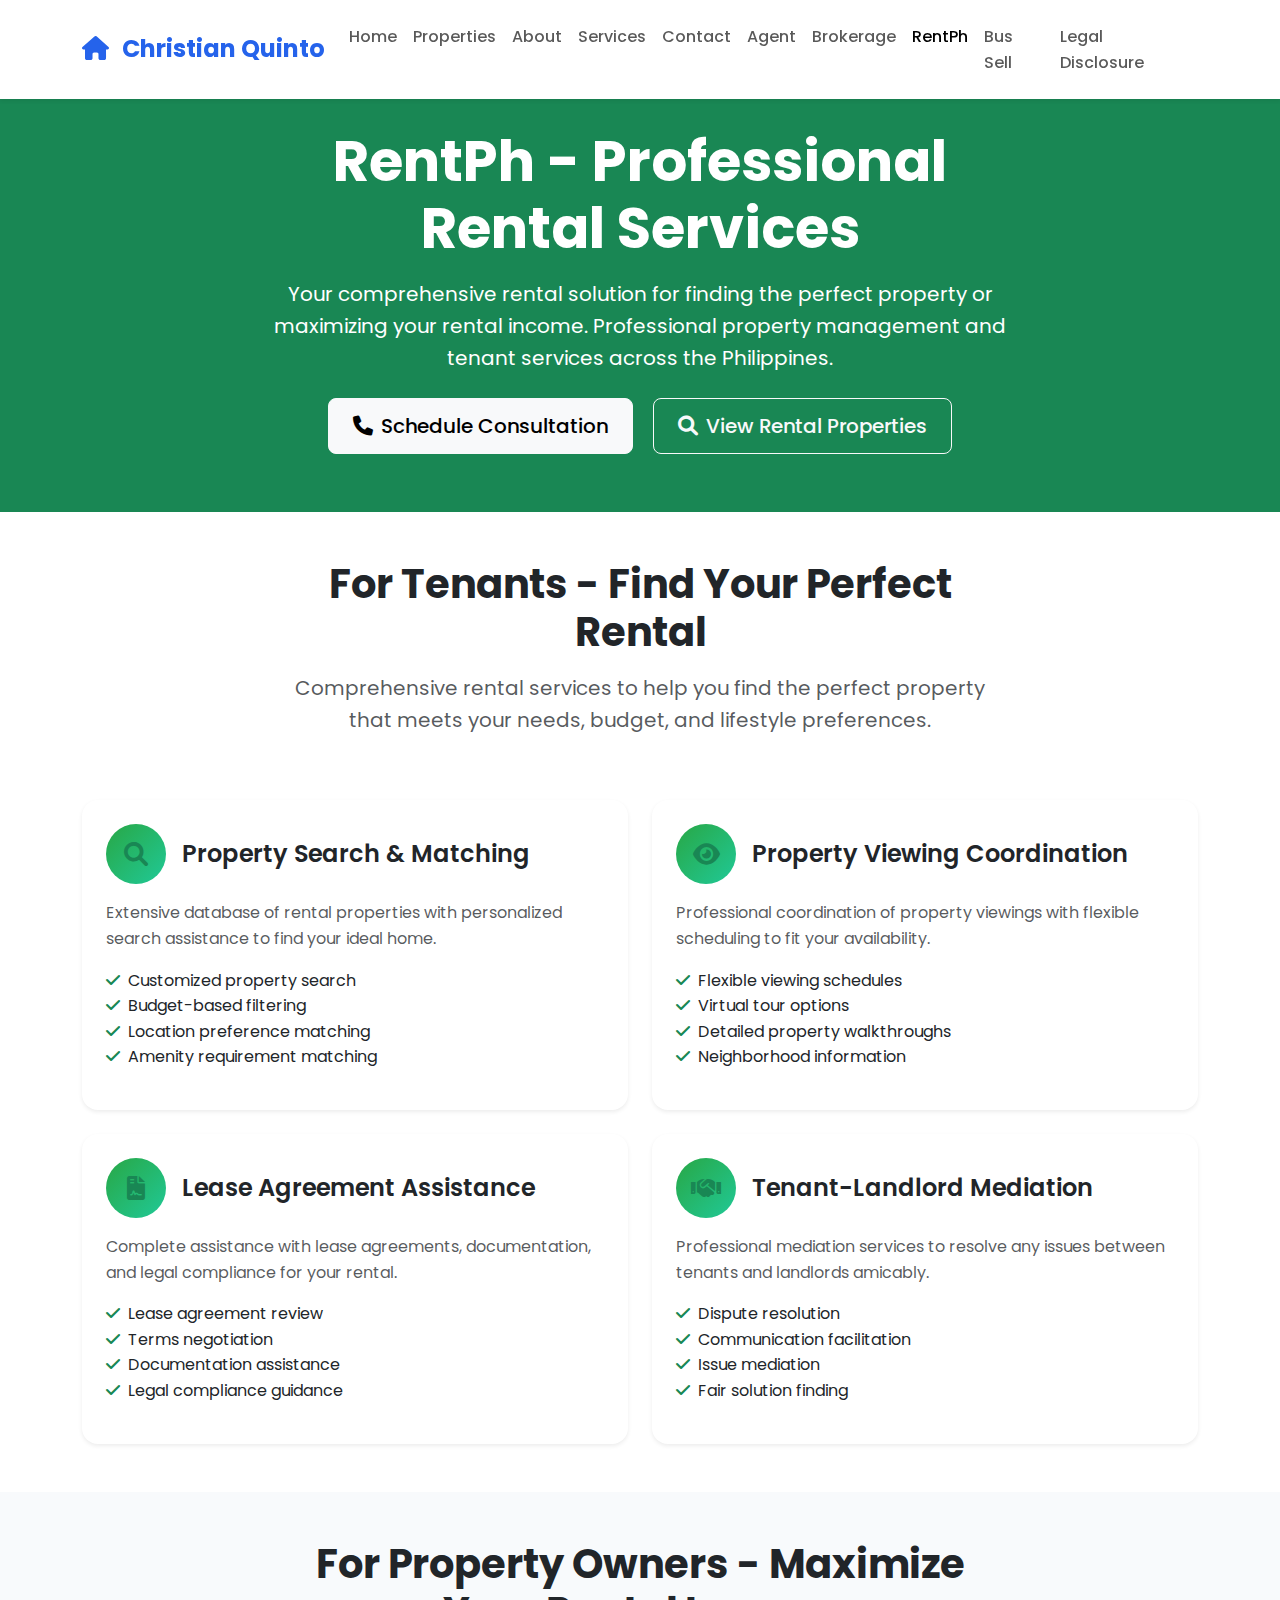
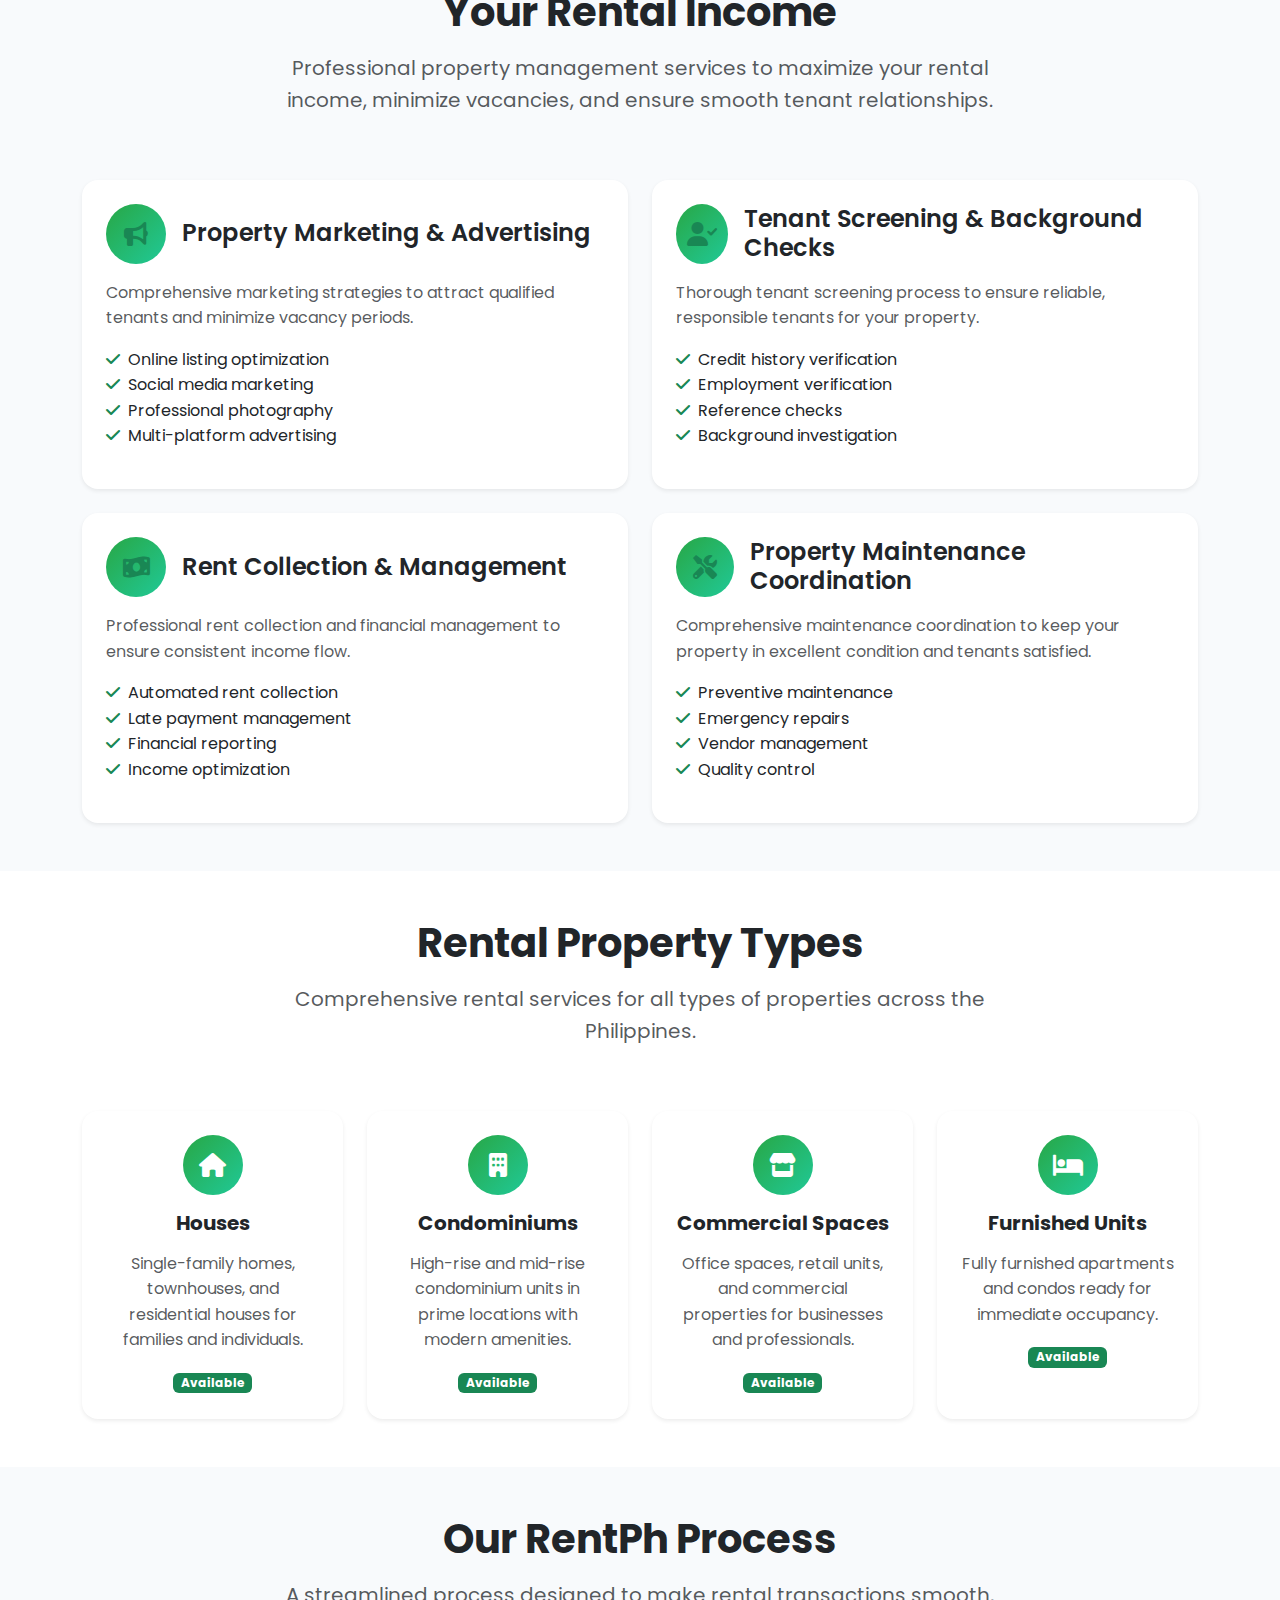
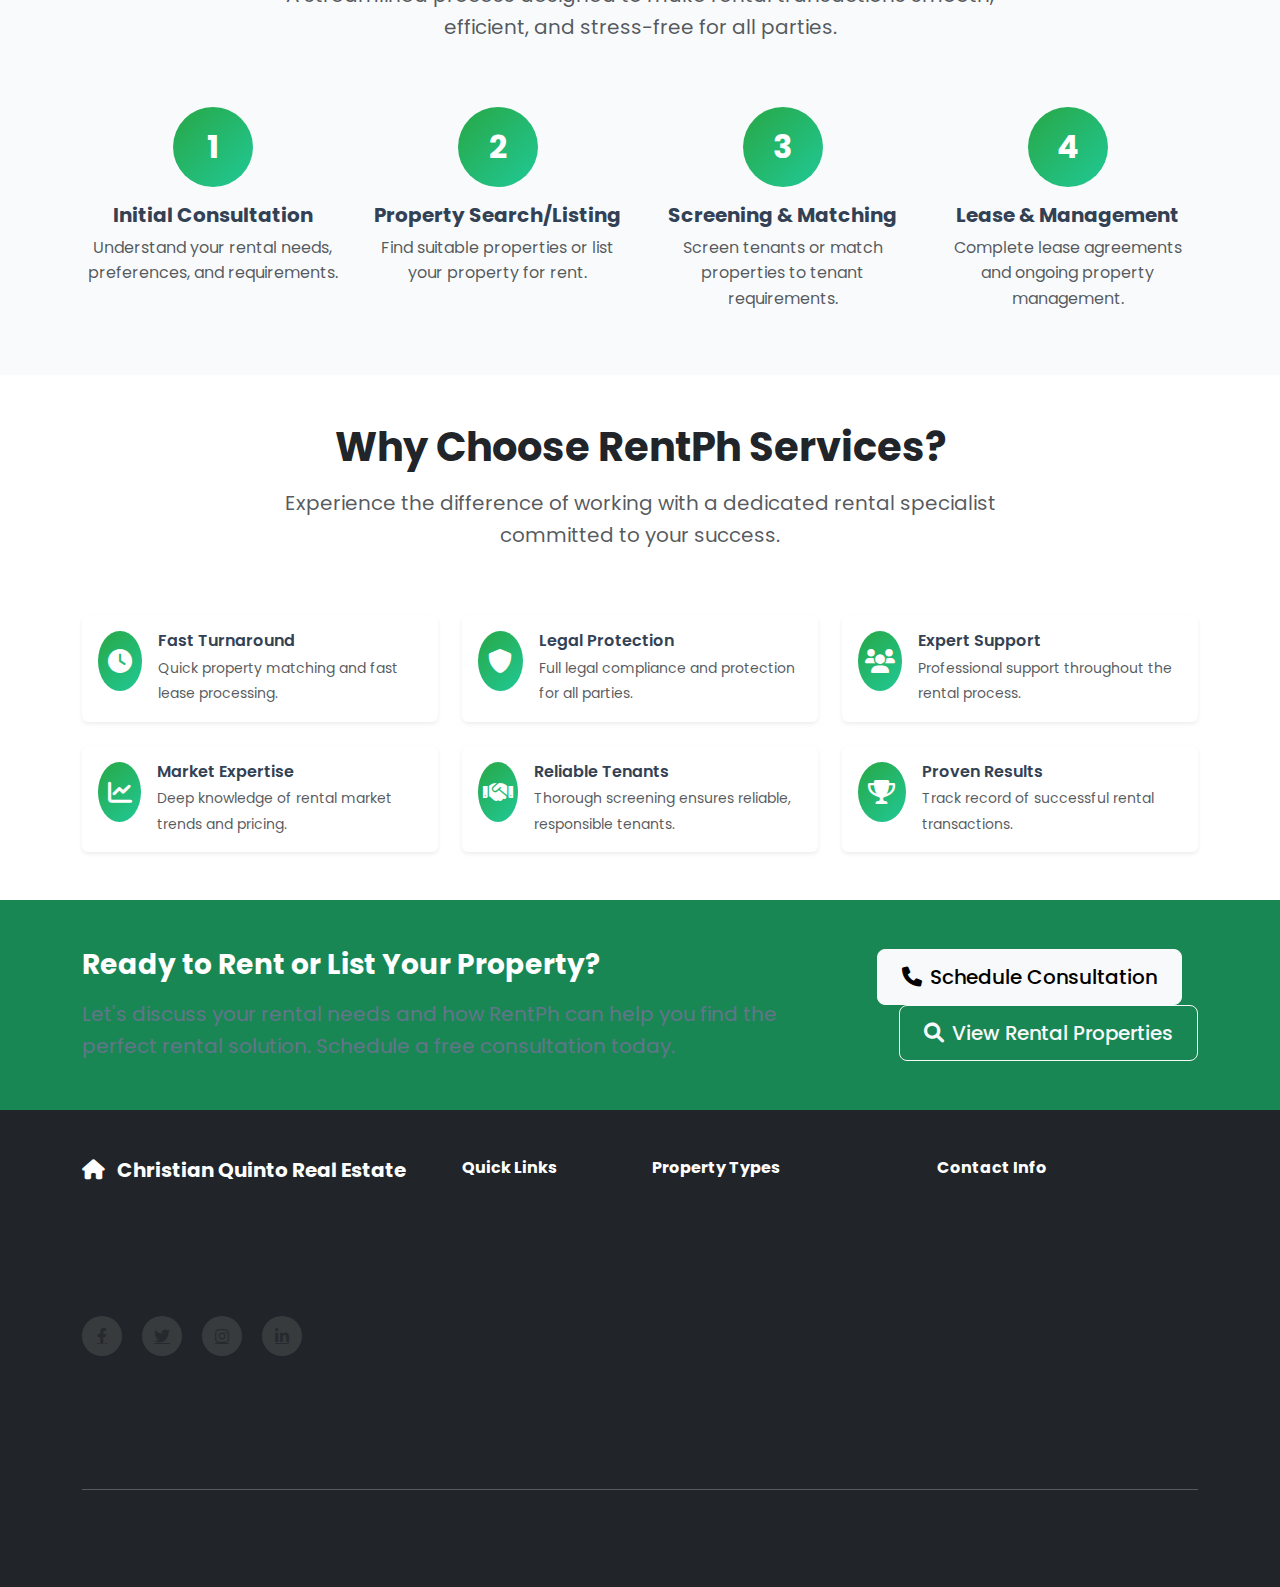
<file: rentph.html>
<!DOCTYPE html>
<html lang="en">
<head>
    <meta charset="UTF-8">
    <meta name="viewport" content="width=device-width, initial-scale=1.0">
    <title>RentPh - Rental Services - Christian Quinto Real Estate</title>
    <meta name="description" content="RentPh - Professional rental services by Christian Quinto. Find your perfect rental property or maximize your rental income with expert property management.">
    <meta name="keywords" content="rental services, property rental, tenant services, property management, RentPh, Christian Quinto rental">
    
    <!-- Favicon -->
    <link rel="icon" type="image/jpeg" href="assets/images/20.jpg">
    <link rel="shortcut icon" type="image/jpeg" href="assets/images/20.jpg">
    <link rel="apple-touch-icon" href="assets/images/20.jpg">
    
    <!-- Bootstrap CSS -->
    <link href="https://cdn.jsdelivr.net/npm/bootstrap@5.1.3/dist/css/bootstrap.min.css" rel="stylesheet">
    
    <!-- Font Awesome -->
    <link href="https://cdnjs.cloudflare.com/ajax/libs/font-awesome/6.0.0/css/all.min.css" rel="stylesheet">
    
    <!-- Custom CSS -->
    <link href="assets/css/style.css" rel="stylesheet">
    
    <!-- Google Fonts -->
    <link href="https://fonts.googleapis.com/css2?family=Poppins:wght@300;400;500;600;700&display=swap" rel="stylesheet">
    
    <!-- Custom Styles for RentPh Page -->
    <style>
        .process-step {
            width: 80px;
            height: 80px;
            background: linear-gradient(135deg, #28a745 0%, #20c997 100%);
            border-radius: 50%;
            display: flex;
            align-items: center;
            justify-content: center;
            color: white;
            font-size: 2rem;
            font-weight: bold;
        }
        
        .feature-icon {
            width: 60px;
            height: 60px;
            background: linear-gradient(135deg, #28a745 0%, #20c997 100%);
            border-radius: 50%;
            display: flex;
            align-items: center;
            justify-content: center;
            color: white;
            font-size: 1.5rem;
        }
        
        .hero-buttons .btn {
            margin-bottom: 10px;
        }
        
        .rental-type-card {
            transition: transform 0.3s ease, box-shadow 0.3s ease;
        }
        
        .rental-type-card:hover {
            transform: translateY(-5px);
            box-shadow: 0 10px 25px rgba(0,0,0,0.15) !important;
        }
        
        @media (max-width: 768px) {
            .hero-buttons .btn {
                width: 100%;
                margin-bottom: 15px;
            }
            
            .process-step {
                width: 60px;
                height: 60px;
            }
            
            .step-number {
                font-size: 1.5rem;
            }
        }
    </style>
</head>
<body>
    <!-- Navigation -->
    <nav class="navbar navbar-expand-lg navbar-light bg-white fixed-top shadow-sm">
        <div class="container">
            <a class="navbar-brand fw-bold text-primary" href="home.html">
                <i class="fas fa-home me-2"></i>
                Christian Quinto
            </a>
            
            <button class="navbar-toggler" type="button" data-bs-toggle="collapse" data-bs-target="#navbarNav">
                <span class="navbar-toggler-icon"></span>
            </button>
            
            <div class="collapse navbar-collapse" id="navbarNav">
                <ul class="navbar-nav ms-auto">
                    <li class="nav-item">
                        <a class="nav-link" href="home.html">Home</a>
                    </li>
                    <li class="nav-item">
                        <a class="nav-link" href="properties.html">Properties</a>
                    </li>
                    <li class="nav-item">
                        <a class="nav-link" href="about.html">About</a>
                    </li>
                    <li class="nav-item">
                        <a class="nav-link" href="services.html">Services</a>
                    </li>
                    <li class="nav-item">
                        <a class="nav-link" href="contact.html">Contact</a>
                    </li>
                    <li class="nav-item">
                        <a class="nav-link" href="agent.html">Agent</a>
                    </li>
                    <li class="nav-item">
                        <a class="nav-link" href="brokerage.html">Brokerage</a>
                    </li>
                    <li class="nav-item">
                        <a class="nav-link active" href="rentph.html">RentPh</a>
                    </li>
                    <li class="nav-item">
                        <a class="nav-link" href="bus-sell.html">Bus Sell</a>
                    </li>
                    <li class="nav-item">
                        <a class="nav-link" href="legal-disclosure.html">Legal Disclosure</a>
                    </li>
                </ul>
            </div>
        </div>
    </nav>

    <!-- Page Header -->
    <section class="py-5 bg-success text-white" style="margin-top: 80px;">
        <div class="container">
            <div class="row">
                <div class="col-lg-8 mx-auto text-center">
                    <h1 class="display-4 fw-bold mb-3">RentPh - Professional Rental Services</h1>
                    <p class="lead text-white">
                        Your comprehensive rental solution for finding the perfect property or maximizing your rental income. 
                        Professional property management and tenant services across the Philippines.
                    </p>
                    <div class="hero-buttons mt-4">
                        <a href="contact.html" class="btn btn-light btn-lg me-3">
                            <i class="fas fa-phone me-2"></i>
                            Schedule Consultation
                        </a>
                        <a href="properties.html" class="btn btn-outline-light btn-lg">
                            <i class="fas fa-search me-2"></i>
                            View Rental Properties
                        </a>
                    </div>
                </div>
            </div>
        </div>
    </section>

    <!-- For Tenants Section -->
    <section class="py-5">
        <div class="container">
            <div class="row">
                <div class="col-lg-8 mx-auto text-center mb-5">
                    <h2 class="display-5 fw-bold text-dark mb-3">For Tenants - Find Your Perfect Rental</h2>
                    <p class="lead text-muted">
                        Comprehensive rental services to help you find the perfect property that meets your needs, 
                        budget, and lifestyle preferences.
                    </p>
                </div>
            </div>
            
            <div class="row g-4">
                <div class="col-lg-6">
                    <div class="card h-100 border-0 shadow-sm">
                        <div class="card-body p-4">
                            <div class="d-flex align-items-center mb-3">
                                <div class="feature-icon me-3">
                                    <i class="fas fa-search text-success"></i>
                                </div>
                                <h4 class="card-title mb-0">Property Search & Matching</h4>
                            </div>
                            <p class="card-text text-muted mb-3">
                                Extensive database of rental properties with personalized search assistance to find your ideal home.
                            </p>
                            <ul class="list-unstyled">
                                <li><i class="fas fa-check text-success me-2"></i>Customized property search</li>
                                <li><i class="fas fa-check text-success me-2"></i>Budget-based filtering</li>
                                <li><i class="fas fa-check text-success me-2"></i>Location preference matching</li>
                                <li><i class="fas fa-check text-success me-2"></i>Amenity requirement matching</li>
                            </ul>
                        </div>
                    </div>
                </div>
                
                <div class="col-lg-6">
                    <div class="card h-100 border-0 shadow-sm">
                        <div class="card-body p-4">
                            <div class="d-flex align-items-center mb-3">
                                <div class="feature-icon me-3">
                                    <i class="fas fa-eye text-success"></i>
                                </div>
                                <h4 class="card-title mb-0">Property Viewing Coordination</h4>
                            </div>
                            <p class="card-text text-muted mb-3">
                                Professional coordination of property viewings with flexible scheduling to fit your availability.
                            </p>
                            <ul class="list-unstyled">
                                <li><i class="fas fa-check text-success me-2"></i>Flexible viewing schedules</li>
                                <li><i class="fas fa-check text-success me-2"></i>Virtual tour options</li>
                                <li><i class="fas fa-check text-success me-2"></i>Detailed property walkthroughs</li>
                                <li><i class="fas fa-check text-success me-2"></i>Neighborhood information</li>
                            </ul>
                        </div>
                    </div>
                </div>
                
                <div class="col-lg-6">
                    <div class="card h-100 border-0 shadow-sm">
                        <div class="card-body p-4">
                            <div class="d-flex align-items-center mb-3">
                                <div class="feature-icon me-3">
                                    <i class="fas fa-file-contract text-success"></i>
                                </div>
                                <h4 class="card-title mb-0">Lease Agreement Assistance</h4>
                            </div>
                            <p class="card-text text-muted mb-3">
                                Complete assistance with lease agreements, documentation, and legal compliance for your rental.
                            </p>
                            <ul class="list-unstyled">
                                <li><i class="fas fa-check text-success me-2"></i>Lease agreement review</li>
                                <li><i class="fas fa-check text-success me-2"></i>Terms negotiation</li>
                                <li><i class="fas fa-check text-success me-2"></i>Documentation assistance</li>
                                <li><i class="fas fa-check text-success me-2"></i>Legal compliance guidance</li>
                            </ul>
                        </div>
                    </div>
                </div>
                
                <div class="col-lg-6">
                    <div class="card h-100 border-0 shadow-sm">
                        <div class="card-body p-4">
                            <div class="d-flex align-items-center mb-3">
                                <div class="feature-icon me-3">
                                    <i class="fas fa-handshake text-success"></i>
                                </div>
                                <h4 class="card-title mb-0">Tenant-Landlord Mediation</h4>
                            </div>
                            <p class="card-text text-muted mb-3">
                                Professional mediation services to resolve any issues between tenants and landlords amicably.
                            </p>
                            <ul class="list-unstyled">
                                <li><i class="fas fa-check text-success me-2"></i>Dispute resolution</li>
                                <li><i class="fas fa-check text-success me-2"></i>Communication facilitation</li>
                                <li><i class="fas fa-check text-success me-2"></i>Issue mediation</li>
                                <li><i class="fas fa-check text-success me-2"></i>Fair solution finding</li>
                            </ul>
                        </div>
                    </div>
                </div>
            </div>
        </div>
    </section>

    <!-- For Property Owners Section -->
    <section class="py-5 bg-light">
        <div class="container">
            <div class="row">
                <div class="col-lg-8 mx-auto text-center mb-5">
                    <h2 class="display-5 fw-bold text-dark mb-3">For Property Owners - Maximize Your Rental Income</h2>
                    <p class="lead text-muted">
                        Professional property management services to maximize your rental income, 
                        minimize vacancies, and ensure smooth tenant relationships.
                    </p>
                </div>
            </div>
            
            <div class="row g-4">
                <div class="col-lg-6">
                    <div class="card h-100 border-0 shadow-sm">
                        <div class="card-body p-4">
                            <div class="d-flex align-items-center mb-3">
                                <div class="feature-icon me-3">
                                    <i class="fas fa-bullhorn text-success"></i>
                                </div>
                                <h4 class="card-title mb-0">Property Marketing & Advertising</h4>
                            </div>
                            <p class="card-text text-muted mb-3">
                                Comprehensive marketing strategies to attract qualified tenants and minimize vacancy periods.
                            </p>
                            <ul class="list-unstyled">
                                <li><i class="fas fa-check text-success me-2"></i>Online listing optimization</li>
                                <li><i class="fas fa-check text-success me-2"></i>Social media marketing</li>
                                <li><i class="fas fa-check text-success me-2"></i>Professional photography</li>
                                <li><i class="fas fa-check text-success me-2"></i>Multi-platform advertising</li>
                            </ul>
                        </div>
                    </div>
                </div>
                
                <div class="col-lg-6">
                    <div class="card h-100 border-0 shadow-sm">
                        <div class="card-body p-4">
                            <div class="d-flex align-items-center mb-3">
                                <div class="feature-icon me-3">
                                    <i class="fas fa-user-check text-success"></i>
                                </div>
                                <h4 class="card-title mb-0">Tenant Screening & Background Checks</h4>
                            </div>
                            <p class="card-text text-muted mb-3">
                                Thorough tenant screening process to ensure reliable, responsible tenants for your property.
                            </p>
                            <ul class="list-unstyled">
                                <li><i class="fas fa-check text-success me-2"></i>Credit history verification</li>
                                <li><i class="fas fa-check text-success me-2"></i>Employment verification</li>
                                <li><i class="fas fa-check text-success me-2"></i>Reference checks</li>
                                <li><i class="fas fa-check text-success me-2"></i>Background investigation</li>
                            </ul>
                        </div>
                    </div>
                </div>
                
                <div class="col-lg-6">
                    <div class="card h-100 border-0 shadow-sm">
                        <div class="card-body p-4">
                            <div class="d-flex align-items-center mb-3">
                                <div class="feature-icon me-3">
                                    <i class="fas fa-money-bill-wave text-success"></i>
                                </div>
                                <h4 class="card-title mb-0">Rent Collection & Management</h4>
                            </div>
                            <p class="card-text text-muted mb-3">
                                Professional rent collection and financial management to ensure consistent income flow.
                            </p>
                            <ul class="list-unstyled">
                                <li><i class="fas fa-check text-success me-2"></i>Automated rent collection</li>
                                <li><i class="fas fa-check text-success me-2"></i>Late payment management</li>
                                <li><i class="fas fa-check text-success me-2"></i>Financial reporting</li>
                                <li><i class="fas fa-check text-success me-2"></i>Income optimization</li>
                            </ul>
                        </div>
                    </div>
                </div>
                
                <div class="col-lg-6">
                    <div class="card h-100 border-0 shadow-sm">
                        <div class="card-body p-4">
                            <div class="d-flex align-items-center mb-3">
                                <div class="feature-icon me-3">
                                    <i class="fas fa-tools text-success"></i>
                                </div>
                                <h4 class="card-title mb-0">Property Maintenance Coordination</h4>
                            </div>
                            <p class="card-text text-muted mb-3">
                                Comprehensive maintenance coordination to keep your property in excellent condition and tenants satisfied.
                            </p>
                            <ul class="list-unstyled">
                                <li><i class="fas fa-check text-success me-2"></i>Preventive maintenance</li>
                                <li><i class="fas fa-check text-success me-2"></i>Emergency repairs</li>
                                <li><i class="fas fa-check text-success me-2"></i>Vendor management</li>
                                <li><i class="fas fa-check text-success me-2"></i>Quality control</li>
                            </ul>
                        </div>
                    </div>
                </div>
            </div>
        </div>
    </section>

    <!-- Rental Property Types -->
    <section class="py-5">
        <div class="container">
            <div class="row">
                <div class="col-lg-8 mx-auto text-center mb-5">
                    <h2 class="display-5 fw-bold text-dark mb-3">Rental Property Types</h2>
                    <p class="lead text-muted">
                        Comprehensive rental services for all types of properties across the Philippines.
                    </p>
                </div>
            </div>
            
            <div class="row g-4">
                <div class="col-lg-3 col-md-6">
                    <div class="card h-100 border-0 shadow-sm rental-type-card">
                        <div class="card-body p-4 text-center">
                            <div class="feature-icon mx-auto mb-3">
                                <i class="fas fa-home"></i>
                            </div>
                            <h5 class="fw-bold mb-3">Houses</h5>
                            <p class="text-muted">
                                Single-family homes, townhouses, and residential houses for families and individuals.
                            </p>
                            <div class="badge bg-success">Available</div>
                        </div>
                    </div>
                </div>
                
                <div class="col-lg-3 col-md-6">
                    <div class="card h-100 border-0 shadow-sm rental-type-card">
                        <div class="card-body p-4 text-center">
                            <div class="feature-icon mx-auto mb-3">
                                <i class="fas fa-building"></i>
                            </div>
                            <h5 class="fw-bold mb-3">Condominiums</h5>
                            <p class="text-muted">
                                High-rise and mid-rise condominium units in prime locations with modern amenities.
                            </p>
                            <div class="badge bg-success">Available</div>
                        </div>
                    </div>
                </div>
                
                <div class="col-lg-3 col-md-6">
                    <div class="card h-100 border-0 shadow-sm rental-type-card">
                        <div class="card-body p-4 text-center">
                            <div class="feature-icon mx-auto mb-3">
                                <i class="fas fa-store"></i>
                            </div>
                            <h5 class="fw-bold mb-3">Commercial Spaces</h5>
                            <p class="text-muted">
                                Office spaces, retail units, and commercial properties for businesses and professionals.
                            </p>
                            <div class="badge bg-success">Available</div>
                        </div>
                    </div>
                </div>
                
                <div class="col-lg-3 col-md-6">
                    <div class="card h-100 border-0 shadow-sm rental-type-card">
                        <div class="card-body p-4 text-center">
                            <div class="feature-icon mx-auto mb-3">
                                <i class="fas fa-bed"></i>
                            </div>
                            <h5 class="fw-bold mb-3">Furnished Units</h5>
                            <p class="text-muted">
                                Fully furnished apartments and condos ready for immediate occupancy.
                            </p>
                            <div class="badge bg-success">Available</div>
                        </div>
                    </div>
                </div>
            </div>
        </div>
    </section>

    <!-- RentPh Process -->
    <section class="py-5 bg-light">
        <div class="container">
            <div class="row">
                <div class="col-lg-8 mx-auto text-center mb-5">
                    <h2 class="display-5 fw-bold text-dark mb-3">Our RentPh Process</h2>
                    <p class="lead text-muted">
                        A streamlined process designed to make rental transactions smooth, efficient, and stress-free for all parties.
                    </p>
                </div>
            </div>
            
            <div class="row g-4 text-center">
                <div class="col-lg-3 col-md-6">
                    <div class="process-step mx-auto mb-3">
                        <span class="step-number">1</span>
                    </div>
                    <h5 class="fw-bold mb-2">Initial Consultation</h5>
                    <p class="text-muted">Understand your rental needs, preferences, and requirements.</p>
                </div>
                
                <div class="col-lg-3 col-md-6">
                    <div class="process-step mx-auto mb-3">
                        <span class="step-number">2</span>
                    </div>
                    <h5 class="fw-bold mb-2">Property Search/Listing</h5>
                    <p class="text-muted">Find suitable properties or list your property for rent.</p>
                </div>
                
                <div class="col-lg-3 col-md-6">
                    <div class="process-step mx-auto mb-3">
                        <span class="step-number">3</span>
                    </div>
                    <h5 class="fw-bold mb-2">Screening & Matching</h5>
                    <p class="text-muted">Screen tenants or match properties to tenant requirements.</p>
                </div>
                
                <div class="col-lg-3 col-md-6">
                    <div class="process-step mx-auto mb-3">
                        <span class="step-number">4</span>
                    </div>
                    <h5 class="fw-bold mb-2">Lease & Management</h5>
                    <p class="text-muted">Complete lease agreements and ongoing property management.</p>
                </div>
            </div>
        </div>
    </section>

    <!-- Why Choose RentPh -->
    <section class="py-5">
        <div class="container">
            <div class="row">
                <div class="col-lg-8 mx-auto text-center mb-5">
                    <h2 class="display-5 fw-bold text-dark mb-3">Why Choose RentPh Services?</h2>
                    <p class="lead text-muted">
                        Experience the difference of working with a dedicated rental specialist committed to your success.
                    </p>
                </div>
            </div>
            
            <div class="row g-4">
                <div class="col-lg-4 col-md-6">
                    <div class="d-flex align-items-start p-3 bg-white rounded shadow-sm h-100">
                        <div class="feature-icon me-3">
                            <i class="fas fa-clock"></i>
                        </div>
                        <div>
                            <h6 class="mb-1">Fast Turnaround</h6>
                            <small class="text-muted">Quick property matching and fast lease processing.</small>
                        </div>
                    </div>
                </div>
                <div class="col-lg-4 col-md-6">
                    <div class="d-flex align-items-start p-3 bg-white rounded shadow-sm h-100">
                        <div class="feature-icon me-3">
                            <i class="fas fa-shield-alt"></i>
                        </div>
                        <div>
                            <h6 class="mb-1">Legal Protection</h6>
                            <small class="text-muted">Full legal compliance and protection for all parties.</small>
                        </div>
                    </div>
                </div>
                <div class="col-lg-4 col-md-6">
                    <div class="d-flex align-items-start p-3 bg-white rounded shadow-sm h-100">
                        <div class="feature-icon me-3">
                            <i class="fas fa-users"></i>
                        </div>
                        <div>
                            <h6 class="mb-1">Expert Support</h6>
                            <small class="text-muted">Professional support throughout the rental process.</small>
                        </div>
                    </div>
                </div>
                <div class="col-lg-4 col-md-6">
                    <div class="d-flex align-items-start p-3 bg-white rounded shadow-sm h-100">
                        <div class="feature-icon me-3">
                            <i class="fas fa-chart-line"></i>
                        </div>
                        <div>
                            <h6 class="mb-1">Market Expertise</h6>
                            <small class="text-muted">Deep knowledge of rental market trends and pricing.</small>
                        </div>
                    </div>
                </div>
                <div class="col-lg-4 col-md-6">
                    <div class="d-flex align-items-start p-3 bg-white rounded shadow-sm h-100">
                        <div class="feature-icon me-3">
                            <i class="fas fa-handshake"></i>
                        </div>
                        <div>
                            <h6 class="mb-1">Reliable Tenants</h6>
                            <small class="text-muted">Thorough screening ensures reliable, responsible tenants.</small>
                        </div>
                    </div>
                </div>
                <div class="col-lg-4 col-md-6">
                    <div class="d-flex align-items-start p-3 bg-white rounded shadow-sm h-100">
                        <div class="feature-icon me-3">
                            <i class="fas fa-trophy"></i>
                        </div>
                        <div>
                            <h6 class="mb-1">Proven Results</h6>
                            <small class="text-muted">Track record of successful rental transactions.</small>
                        </div>
                    </div>
                </div>
            </div>
        </div>
    </section>

    <!-- Contact CTA -->
    <section class="py-5 bg-success text-white">
        <div class="container">
            <div class="row align-items-center">
                <div class="col-lg-8">
                    <h3 class="fw-bold mb-3">Ready to Rent or List Your Property?</h3>
                    <p class="lead mb-0">
                        Let's discuss your rental needs and how RentPh can help you find the perfect rental solution. 
                        Schedule a free consultation today.
                    </p>
                </div>
                <div class="col-lg-4 text-lg-end">
                    <a href="contact.html" class="btn btn-light btn-lg me-3">
                        <i class="fas fa-phone me-2"></i>
                        Schedule Consultation
                    </a>
                    <a href="properties.html" class="btn btn-outline-light btn-lg">
                        <i class="fas fa-search me-2"></i>
                        View Rental Properties
                    </a>
                </div>
            </div>
        </div>
    </section>

    <!-- Footer -->
    <footer class="bg-dark text-white py-5">
        <div class="container">
            <div class="row g-4">
                <div class="col-lg-4">
                    <h5 class="fw-bold mb-3">
                        <i class="fas fa-home me-2"></i>
                        Christian Quinto Real Estate
                    </h5>
                    <p class="text-muted mb-3">
                        Your trusted partner in finding the perfect property. We offer premium real estate services 
                        across the Philippines with personalized attention and expert guidance.
                    </p>
                    <div class="social-links">
                        <a href="#" class="text-muted me-3"><i class="fab fa-facebook-f"></i></a>
                        <a href="#" class="text-muted me-3"><i class="fab fa-twitter"></i></a>
                        <a href="#" class="text-muted me-3"><i class="fab fa-instagram"></i></a>
                        <a href="#" class="text-muted"><i class="fab fa-linkedin-in"></i></a>
                    </div>
                </div>
                
                <div class="col-lg-2 col-md-6">
                    <h6 class="fw-bold mb-3">Quick Links</h6>
                    <ul class="list-unstyled">
                        <li><a href="home.html" class="text-muted text-decoration-none">Home</a></li>
                        <li><a href="properties.html" class="text-muted text-decoration-none">Properties</a></li>
                        <li><a href="about.html" class="text-muted text-decoration-none">About</a></li>
                        <li><a href="services.html" class="text-muted text-decoration-none">Services</a></li>
                        <li><a href="contact.html" class="text-muted text-decoration-none">Contact</a></li>
                        <li><a href="agent.html" class="text-muted text-decoration-none">Agent</a></li>
                        <li><a href="brokerage.html" class="text-muted text-decoration-none">Brokerage</a></li>
                        <li><a href="rentph.html" class="text-muted text-decoration-none">RentPh</a></li>
                        <li><a href="bus-sell.html" class="text-muted text-decoration-none">Bus Sell</a></li>
                        <li><a href="legal-disclosure.html" class="text-muted text-decoration-none">Legal Disclosure</a></li>
                    </ul>
                </div>
                
                <div class="col-lg-3 col-md-6">
                    <h6 class="fw-bold mb-3">Property Types</h6>
                    <ul class="list-unstyled">
                        <li><a href="properties.html" class="text-muted text-decoration-none">Houses</a></li>
                        <li><a href="properties.html" class="text-muted text-decoration-none">Condominiums</a></li>
                        <li><a href="properties.html" class="text-muted text-decoration-none">Subdivisions</a></li>
                        <li><a href="properties.html" class="text-muted text-decoration-none">Land Properties</a></li>
                        <li><a href="properties.html" class="text-muted text-decoration-none">Commercial</a></li>
                    </ul>
                </div>
                
                <div class="col-lg-3 col-md-6">
                    <h6 class="fw-bold mb-3">Contact Info</h6>
                    <div class="contact-info">
                        <p class="text-muted mb-2">
                            <i class="fas fa-map-marker-alt me-2"></i>
                            123 Real Estate Ave, Makati City
                        </p>
                        <p class="text-muted mb-2">
                            <i class="fas fa-phone me-2"></i>
                            +63 2 1234 5678
                        </p>
                        <p class="text-muted mb-2">
                            <i class="fas fa-envelope me-2"></i>
                            info@christianquinto.com
                        </p>
                    </div>
                </div>
            </div>
            
            <hr class="my-4">
            
            <div class="row align-items-center">
                <div class="col-md-6">
                    <p class="text-muted mb-0">
                        &copy; 2024 Christian Quinto Real Estate. All rights reserved.
                    </p>
                </div>
                <div class="col-md-6 text-md-end">
                    <a href="#" class="text-muted text-decoration-none me-3">Privacy Policy</a>
                    <a href="#" class="text-muted text-decoration-none">Terms of Service</a>
                </div>
            </div>
        </div>
    </footer>

    <!-- Bootstrap JS -->
    <script src="https://cdn.jsdelivr.net/npm/bootstrap@5.1.3/dist/js/bootstrap.bundle.min.js"></script>
    
    <!-- Custom JS -->
    <script src="assets/js/main.js"></script>
</body>
</html>
</file>
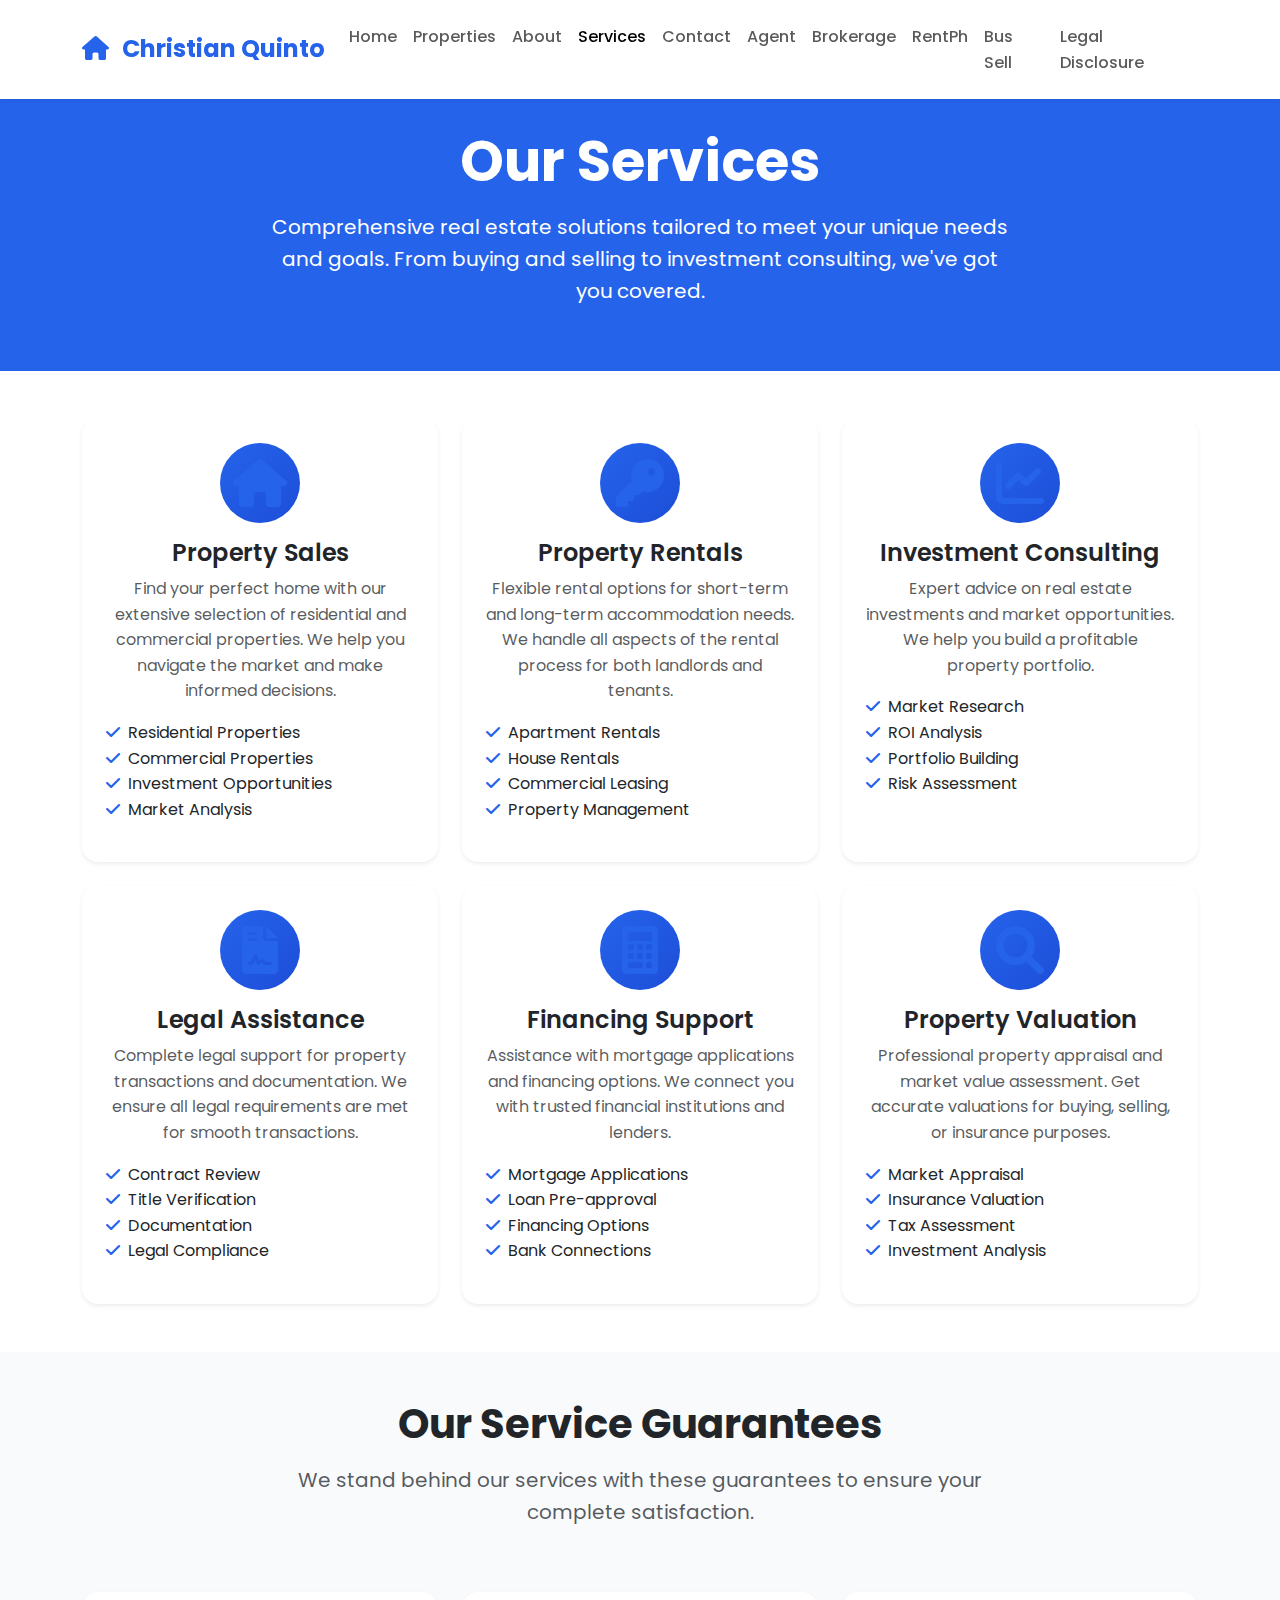
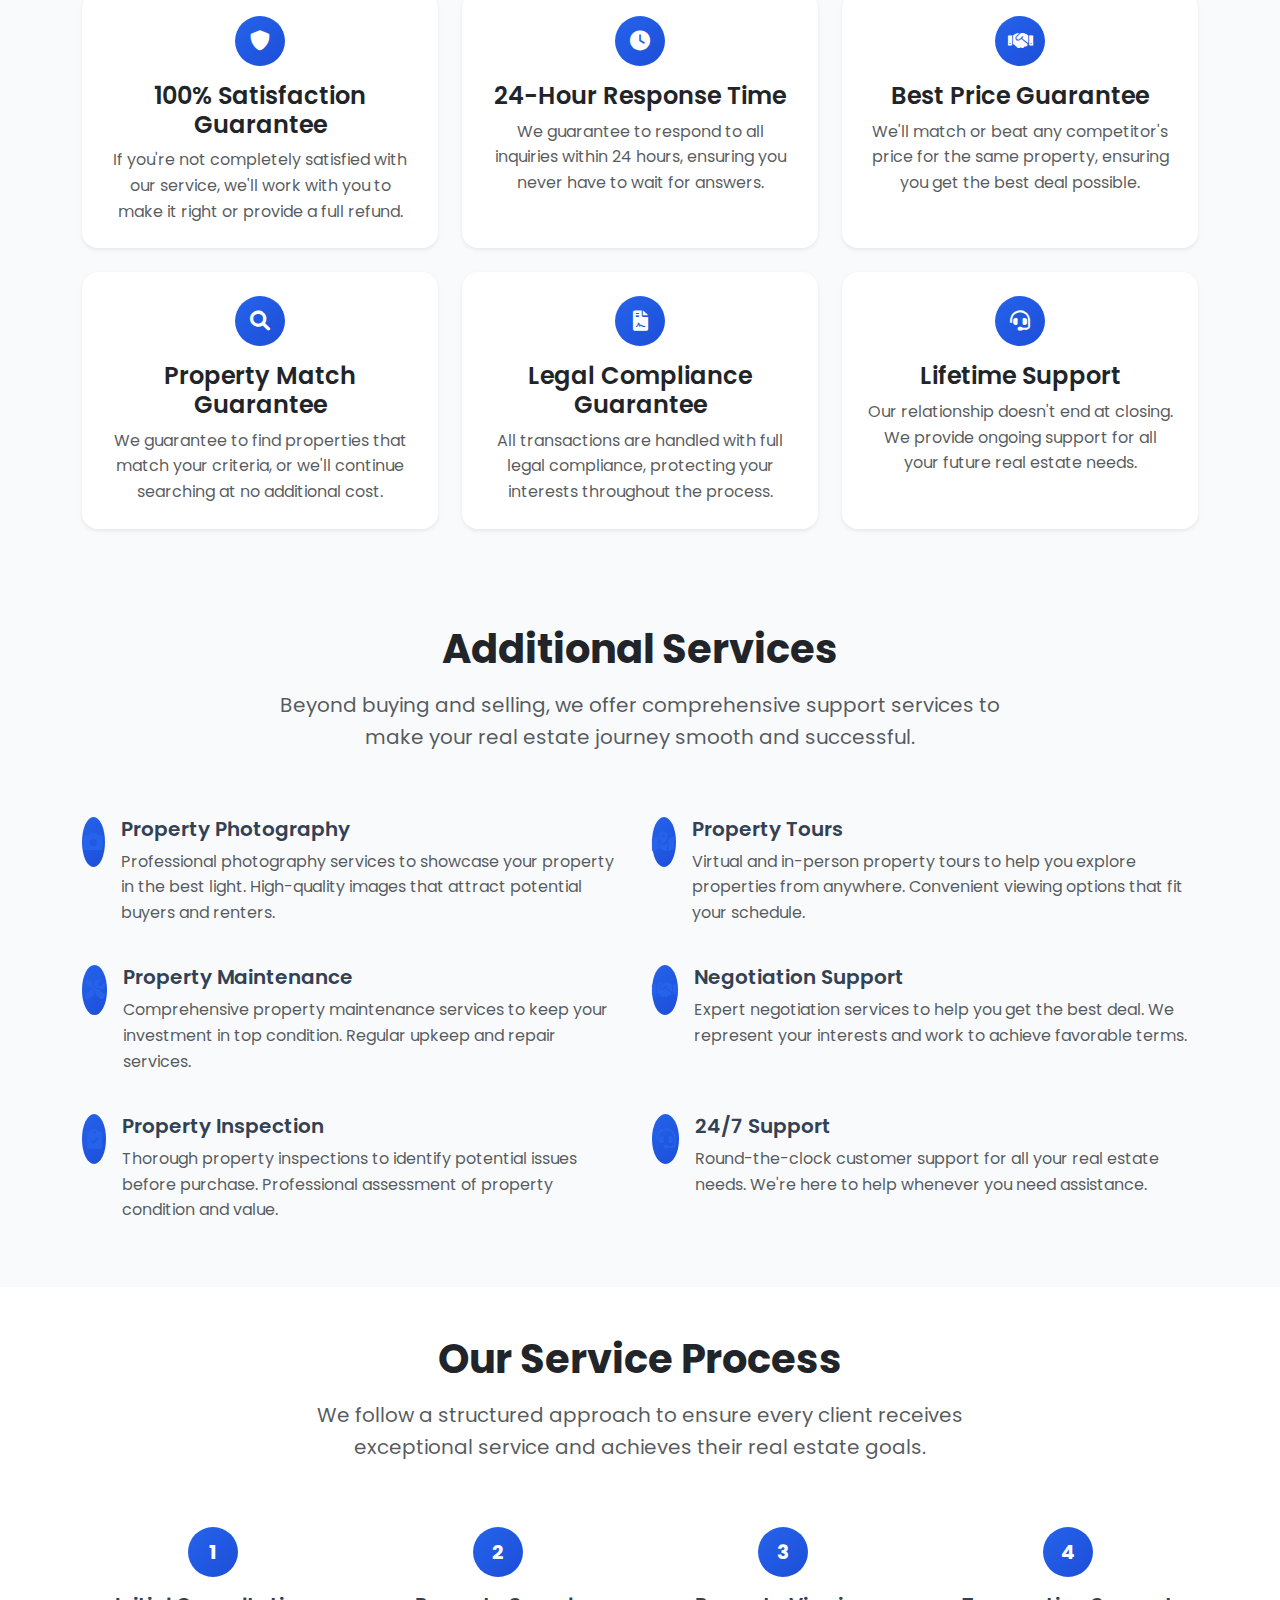
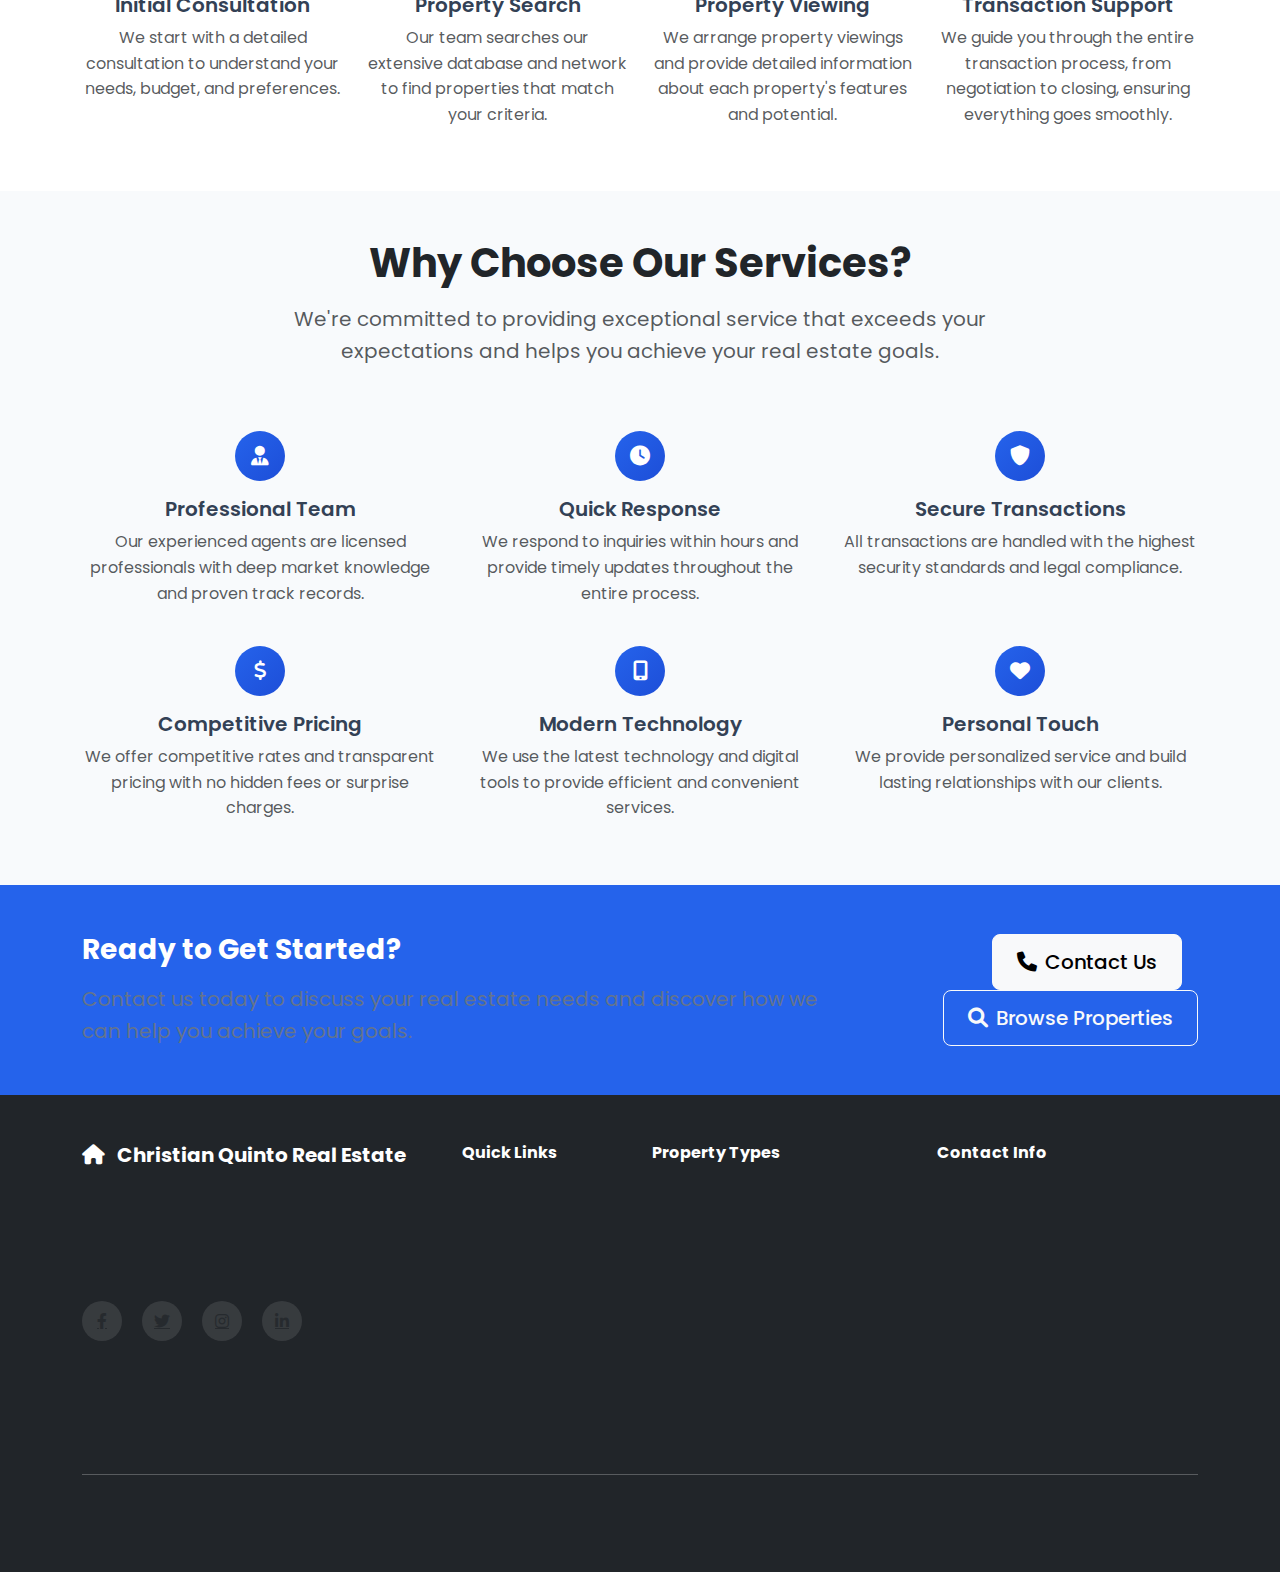
<file: services.html>
<!DOCTYPE html>
<html lang="en">
<head>
    <meta charset="UTF-8">
    <meta name="viewport" content="width=device-width, initial-scale=1.0">
    <title>Services - Christian Quinto </title>
    <meta name="description" content="Comprehensive real estate services including property sales, rentals, investment consulting, legal assistance, financing support, and property valuation.">
    <meta name="keywords" content="real estate services, property sales, rentals, investment consulting, legal assistance, financing, property valuation">
    
    <!-- Favicon -->
    <link rel="icon" type="image/jpeg" href="assets/images/20.jpg">
    <link rel="shortcut icon" type="image/jpeg" href="assets/images/20.jpg">
    <link rel="apple-touch-icon" href="assets/images/20.jpg">
    
    <!-- Bootstrap CSS -->
    <link href="https://cdn.jsdelivr.net/npm/bootstrap@5.1.3/dist/css/bootstrap.min.css" rel="stylesheet">
    
    <!-- Font Awesome -->
    <link href="https://cdnjs.cloudflare.com/ajax/libs/font-awesome/6.0.0/css/all.min.css" rel="stylesheet">
    
    <!-- Custom CSS -->
    <link href="assets/css/style.css" rel="stylesheet">
    
    <!-- Google Fonts -->
    <link href="https://fonts.googleapis.com/css2?family=Poppins:wght@300;400;500;600;700&display=swap" rel="stylesheet">
</head>
<body>
    <!-- Navigation -->
    <nav class="navbar navbar-expand-lg navbar-light bg-white fixed-top shadow-sm">
        <div class="container">
            <a class="navbar-brand fw-bold text-primary" href="home.html">
                <i class="fas fa-home me-2"></i>
                Christian Quinto 
            </a>
            
            <button class="navbar-toggler" type="button" data-bs-toggle="collapse" data-bs-target="#navbarNav">
                <span class="navbar-toggler-icon"></span>
            </button>
            
            <div class="collapse navbar-collapse" id="navbarNav">
                <ul class="navbar-nav ms-auto">
                    <li class="nav-item">
                        <a class="nav-link" href="home.html">Home</a>
                    </li>
                    <li class="nav-item">
                        <a class="nav-link" href="properties.html">Properties</a>
                    </li>
                    <li class="nav-item">
                        <a class="nav-link" href="about.html">About</a>
                    </li>
                    <li class="nav-item">
                        <a class="nav-link active" href="services.html">Services</a>
                    </li>
                    <li class="nav-item">
                        <a class="nav-link" href="contact.html">Contact</a>
                    </li>
                    <li class="nav-item">
                        <a class="nav-link" href="agent.html">Agent</a>
                    </li>
                    <li class="nav-item">
                        <a class="nav-link" href="brokerage.html">Brokerage</a>
                    </li>
                    <li class="nav-item">
                        <a class="nav-link" href="rentph.html">RentPh</a>
                    </li>
                    <li class="nav-item">
                        <a class="nav-link" href="bus-sell.html">Bus Sell</a>
                    </li>
                    <li class="nav-item">
                        <a class="nav-link" href="legal-disclosure.html">Legal Disclosure</a>
                    </li>
                </ul>
            </div>
        </div>
    </nav>

    <!-- Page Header -->
    <section class="py-5 bg-primary text-white" style="margin-top: 80px;">
        <div class="container">
            <div class="row">
                <div class="col-lg-8 mx-auto text-center">
                    <h1 class="display-4 fw-bold mb-3">Our Services</h1>
                    <p class="lead text-white">
                        Comprehensive real estate solutions tailored to meet your unique needs and goals. 
                        From buying and selling to investment consulting, we've got you covered.
                    </p>
                </div>
            </div>
        </div>
    </section>

    <!-- Main Services -->
    <section class="py-5">
        <div class="container">
            <div class="row g-4">
                <div class="col-lg-4 col-md-6">
                    <div class="service-card card h-100 border-0 shadow-sm">
                        <div class="card-body text-center p-4">
                            <div class="service-icon mb-3">
                                <i class="fas fa-home fa-3x text-primary"></i>
                            </div>
                            <h4 class="card-title">Property Sales</h4>
                            <p class="card-text text-muted">
                                Find your perfect home with our extensive selection of residential and commercial properties. 
                                We help you navigate the market and make informed decisions.
                            </p>
                            <ul class="list-unstyled text-start mt-3">
                                <li><i class="fas fa-check text-primary me-2"></i>Residential Properties</li>
                                <li><i class="fas fa-check text-primary me-2"></i>Commercial Properties</li>
                                <li><i class="fas fa-check text-primary me-2"></i>Investment Opportunities</li>
                                <li><i class="fas fa-check text-primary me-2"></i>Market Analysis</li>
                            </ul>
                        </div>
                    </div>
                </div>
                
                <div class="col-lg-4 col-md-6">
                    <div class="service-card card h-100 border-0 shadow-sm">
                        <div class="card-body text-center p-4">
                            <div class="service-icon mb-3">
                                <i class="fas fa-key fa-3x text-primary"></i>
                            </div>
                            <h4 class="card-title">Property Rentals</h4>
                            <p class="card-text text-muted">
                                Flexible rental options for short-term and long-term accommodation needs. 
                                We handle all aspects of the rental process for both landlords and tenants.
                            </p>
                            <ul class="list-unstyled text-start mt-3">
                                <li><i class="fas fa-check text-primary me-2"></i>Apartment Rentals</li>
                                <li><i class="fas fa-check text-primary me-2"></i>House Rentals</li>
                                <li><i class="fas fa-check text-primary me-2"></i>Commercial Leasing</li>
                                <li><i class="fas fa-check text-primary me-2"></i>Property Management</li>
                            </ul>
                        </div>
                    </div>
                </div>
                
                <div class="col-lg-4 col-md-6">
                    <div class="service-card card h-100 border-0 shadow-sm">
                        <div class="card-body text-center p-4">
                            <div class="service-icon mb-3">
                                <i class="fas fa-chart-line fa-3x text-primary"></i>
                            </div>
                            <h4 class="card-title">Investment Consulting</h4>
                            <p class="card-text text-muted">
                                Expert advice on real estate investments and market opportunities. 
                                We help you build a profitable property portfolio.
                            </p>
                            <ul class="list-unstyled text-start mt-3">
                                <li><i class="fas fa-check text-primary me-2"></i>Market Research</li>
                                <li><i class="fas fa-check text-primary me-2"></i>ROI Analysis</li>
                                <li><i class="fas fa-check text-primary me-2"></i>Portfolio Building</li>
                                <li><i class="fas fa-check text-primary me-2"></i>Risk Assessment</li>
                            </ul>
                        </div>
                    </div>
                </div>
                
                <div class="col-lg-4 col-md-6">
                    <div class="service-card card h-100 border-0 shadow-sm">
                        <div class="card-body text-center p-4">
                            <div class="service-icon mb-3">
                                <i class="fas fa-file-contract fa-3x text-primary"></i>
                            </div>
                            <h4 class="card-title">Legal Assistance</h4>
                            <p class="card-text text-muted">
                                Complete legal support for property transactions and documentation. 
                                We ensure all legal requirements are met for smooth transactions.
                            </p>
                            <ul class="list-unstyled text-start mt-3">
                                <li><i class="fas fa-check text-primary me-2"></i>Contract Review</li>
                                <li><i class="fas fa-check text-primary me-2"></i>Title Verification</li>
                                <li><i class="fas fa-check text-primary me-2"></i>Documentation</li>
                                <li><i class="fas fa-check text-primary me-2"></i>Legal Compliance</li>
                            </ul>
                        </div>
                    </div>
                </div>
                
                <div class="col-lg-4 col-md-6">
                    <div class="service-card card h-100 border-0 shadow-sm">
                        <div class="card-body text-center p-4">
                            <div class="service-icon mb-3">
                                <i class="fas fa-calculator fa-3x text-primary"></i>
                            </div>
                            <h4 class="card-title">Financing Support</h4>
                            <p class="card-text text-muted">
                                Assistance with mortgage applications and financing options. 
                                We connect you with trusted financial institutions and lenders.
                            </p>
                            <ul class="list-unstyled text-start mt-3">
                                <li><i class="fas fa-check text-primary me-2"></i>Mortgage Applications</li>
                                <li><i class="fas fa-check text-primary me-2"></i>Loan Pre-approval</li>
                                <li><i class="fas fa-check text-primary me-2"></i>Financing Options</li>
                                <li><i class="fas fa-check text-primary me-2"></i>Bank Connections</li>
                            </ul>
                        </div>
                    </div>
                </div>
                
                <div class="col-lg-4 col-md-6">
                    <div class="service-card card h-100 border-0 shadow-sm">
                        <div class="card-body text-center p-4">
                            <div class="service-icon mb-3">
                                <i class="fas fa-search fa-3x text-primary"></i>
                            </div>
                            <h4 class="card-title">Property Valuation</h4>
                            <p class="card-text text-muted">
                                Professional property appraisal and market value assessment. 
                                Get accurate valuations for buying, selling, or insurance purposes.
                            </p>
                            <ul class="list-unstyled text-start mt-3">
                                <li><i class="fas fa-check text-primary me-2"></i>Market Appraisal</li>
                                <li><i class="fas fa-check text-primary me-2"></i>Insurance Valuation</li>
                                <li><i class="fas fa-check text-primary me-2"></i>Tax Assessment</li>
                                <li><i class="fas fa-check text-primary me-2"></i>Investment Analysis</li>
                            </ul>
                        </div>
                    </div>
                </div>
            </div>
        </div>
    </section>

    <!-- Service Guarantees -->
    <section class="py-5 bg-light">
        <div class="container">
            <div class="row">
                <div class="col-lg-8 mx-auto text-center mb-5">
                    <h2 class="display-5 fw-bold text-dark mb-3">Our Service Guarantees</h2>
                    <p class="lead text-muted">
                        We stand behind our services with these guarantees to ensure your complete satisfaction.
                    </p>
                </div>
            </div>
            
            <div class="row g-4">
                <div class="col-lg-4 col-md-6">
                    <div class="card h-100 border-0 shadow-sm">
                        <div class="card-body text-center p-4">
                            <div class="feature-icon mx-auto mb-3">
                                <i class="fas fa-shield-alt"></i>
                            </div>
                            <h4 class="card-title">100% Satisfaction Guarantee</h4>
                            <p class="card-text text-muted">
                                If you're not completely satisfied with our service, we'll work with you to make it right or provide a full refund.
                            </p>
                        </div>
                    </div>
                </div>
                
                <div class="col-lg-4 col-md-6">
                    <div class="card h-100 border-0 shadow-sm">
                        <div class="card-body text-center p-4">
                            <div class="feature-icon mx-auto mb-3">
                                <i class="fas fa-clock"></i>
                            </div>
                            <h4 class="card-title">24-Hour Response Time</h4>
                            <p class="card-text text-muted">
                                We guarantee to respond to all inquiries within 24 hours, ensuring you never have to wait for answers.
                            </p>
                        </div>
                    </div>
                </div>
                
                <div class="col-lg-4 col-md-6">
                    <div class="card h-100 border-0 shadow-sm">
                        <div class="card-body text-center p-4">
                            <div class="feature-icon mx-auto mb-3">
                                <i class="fas fa-handshake"></i>
                            </div>
                            <h4 class="card-title">Best Price Guarantee</h4>
                            <p class="card-text text-muted">
                                We'll match or beat any competitor's price for the same property, ensuring you get the best deal possible.
                            </p>
                        </div>
                    </div>
                </div>
                
                <div class="col-lg-4 col-md-6">
                    <div class="card h-100 border-0 shadow-sm">
                        <div class="card-body text-center p-4">
                            <div class="feature-icon mx-auto mb-3">
                                <i class="fas fa-search"></i>
                            </div>
                            <h4 class="card-title">Property Match Guarantee</h4>
                            <p class="card-text text-muted">
                                We guarantee to find properties that match your criteria, or we'll continue searching at no additional cost.
                            </p>
                        </div>
                    </div>
                </div>
                
                <div class="col-lg-4 col-md-6">
                    <div class="card h-100 border-0 shadow-sm">
                        <div class="card-body text-center p-4">
                            <div class="feature-icon mx-auto mb-3">
                                <i class="fas fa-file-contract"></i>
                            </div>
                            <h4 class="card-title">Legal Compliance Guarantee</h4>
                            <p class="card-text text-muted">
                                All transactions are handled with full legal compliance, protecting your interests throughout the process.
                            </p>
                        </div>
                    </div>
                </div>
                
                <div class="col-lg-4 col-md-6">
                    <div class="card h-100 border-0 shadow-sm">
                        <div class="card-body text-center p-4">
                            <div class="feature-icon mx-auto mb-3">
                                <i class="fas fa-headset"></i>
                            </div>
                            <h4 class="card-title">Lifetime Support</h4>
                            <p class="card-text text-muted">
                                Our relationship doesn't end at closing. We provide ongoing support for all your future real estate needs.
                            </p>
                        </div>
                    </div>
                </div>
            </div>
        </div>
    </section>

    <!-- Additional Services -->
    <section class="py-5 bg-light">
        <div class="container">
            <div class="row">
                <div class="col-lg-8 mx-auto text-center mb-5">
                    <h2 class="display-5 fw-bold text-dark mb-3">Additional Services</h2>
                    <p class="lead text-muted">
                        Beyond buying and selling, we offer comprehensive support services to make your 
                        real estate journey smooth and successful.
                    </p>
                </div>
            </div>
            
            <div class="row g-4">
                <div class="col-lg-6">
                    <div class="d-flex align-items-start">
                        <div class="feature-icon me-3">
                            <i class="fas fa-camera text-primary"></i>
                        </div>
                        <div>
                            <h5 class="mb-2">Property Photography</h5>
                            <p class="text-muted">
                                Professional photography services to showcase your property in the best light. 
                                High-quality images that attract potential buyers and renters.
                            </p>
                        </div>
                    </div>
                </div>
                
                <div class="col-lg-6">
                    <div class="d-flex align-items-start">
                        <div class="feature-icon me-3">
                            <i class="fas fa-map-marked-alt text-primary"></i>
                        </div>
                        <div>
                            <h5 class="mb-2">Property Tours</h5>
                            <p class="text-muted">
                                Virtual and in-person property tours to help you explore properties from anywhere. 
                                Convenient viewing options that fit your schedule.
                            </p>
                        </div>
                    </div>
                </div>
                
                <div class="col-lg-6">
                    <div class="d-flex align-items-start">
                        <div class="feature-icon me-3">
                            <i class="fas fa-tools text-primary"></i>
                        </div>
                        <div>
                            <h5 class="mb-2">Property Maintenance</h5>
                            <p class="text-muted">
                                Comprehensive property maintenance services to keep your investment in top condition. 
                                Regular upkeep and repair services.
                            </p>
                        </div>
                    </div>
                </div>
                
                <div class="col-lg-6">
                    <div class="d-flex align-items-start">
                        <div class="feature-icon me-3">
                            <i class="fas fa-handshake text-primary"></i>
                        </div>
                        <div>
                            <h5 class="mb-2">Negotiation Support</h5>
                            <p class="text-muted">
                                Expert negotiation services to help you get the best deal. 
                                We represent your interests and work to achieve favorable terms.
                            </p>
                        </div>
                    </div>
                </div>
                
                <div class="col-lg-6">
                    <div class="d-flex align-items-start">
                        <div class="feature-icon me-3">
                            <i class="fas fa-clipboard-check text-primary"></i>
                        </div>
                        <div>
                            <h5 class="mb-2">Property Inspection</h5>
                            <p class="text-muted">
                                Thorough property inspections to identify potential issues before purchase. 
                                Professional assessment of property condition and value.
                            </p>
                        </div>
                    </div>
                </div>
                
                <div class="col-lg-6">
                    <div class="d-flex align-items-start">
                        <div class="feature-icon me-3">
                            <i class="fas fa-headset text-primary"></i>
                        </div>
                        <div>
                            <h5 class="mb-2">24/7 Support</h5>
                            <p class="text-muted">
                                Round-the-clock customer support for all your real estate needs. 
                                We're here to help whenever you need assistance.
                            </p>
                        </div>
                    </div>
                </div>
            </div>
        </div>
    </section>

    <!-- Service Process -->
    <section class="py-5">
        <div class="container">
            <div class="row">
                <div class="col-lg-8 mx-auto text-center mb-5">
                    <h2 class="display-5 fw-bold text-dark mb-3">Our Service Process</h2>
                    <p class="lead text-muted">
                        We follow a structured approach to ensure every client receives exceptional service 
                        and achieves their real estate goals.
                    </p>
                </div>
            </div>
            
            <div class="row g-4">
                <div class="col-lg-3 col-md-6">
                    <div class="text-center">
                        <div class="feature-icon mx-auto mb-3">
                            <span class="fw-bold text-white">1</span>
                        </div>
                        <h5 class="mb-2">Initial Consultation</h5>
                        <p class="text-muted">
                            We start with a detailed consultation to understand your needs, 
                            budget, and preferences.
                        </p>
                    </div>
                </div>
                
                <div class="col-lg-3 col-md-6">
                    <div class="text-center">
                        <div class="feature-icon mx-auto mb-3">
                            <span class="fw-bold text-white">2</span>
                        </div>
                        <h5 class="mb-2">Property Search</h5>
                        <p class="text-muted">
                            Our team searches our extensive database and network to find 
                            properties that match your criteria.
                        </p>
                    </div>
                </div>
                
                <div class="col-lg-3 col-md-6">
                    <div class="text-center">
                        <div class="feature-icon mx-auto mb-3">
                            <span class="fw-bold text-white">3</span>
                        </div>
                        <h5 class="mb-2">Property Viewing</h5>
                        <p class="text-muted">
                            We arrange property viewings and provide detailed information 
                            about each property's features and potential.
                        </p>
                    </div>
                </div>
                
                <div class="col-lg-3 col-md-6">
                    <div class="text-center">
                        <div class="feature-icon mx-auto mb-3">
                            <span class="fw-bold text-white">4</span>
                        </div>
                        <h5 class="mb-2">Transaction Support</h5>
                        <p class="text-muted">
                            We guide you through the entire transaction process, from 
                            negotiation to closing, ensuring everything goes smoothly.
                        </p>
                    </div>
                </div>
            </div>
        </div>
    </section>

    <!-- Why Choose Our Services -->
    <section class="py-5 bg-light">
        <div class="container">
            <div class="row">
                <div class="col-lg-8 mx-auto text-center mb-5">
                    <h2 class="display-5 fw-bold text-dark mb-3">Why Choose Our Services?</h2>
                    <p class="lead text-muted">
                        We're committed to providing exceptional service that exceeds your expectations 
                        and helps you achieve your real estate goals.
                    </p>
                </div>
            </div>
            
            <div class="row g-4">
                <div class="col-lg-4 col-md-6">
                    <div class="text-center">
                        <div class="feature-icon mx-auto mb-3">
                            <i class="fas fa-user-tie"></i>
                        </div>
                        <h5 class="mb-2">Professional Team</h5>
                        <p class="text-muted">
                            Our experienced agents are licensed professionals with deep market knowledge 
                            and proven track records.
                        </p>
                    </div>
                </div>
                
                <div class="col-lg-4 col-md-6">
                    <div class="text-center">
                        <div class="feature-icon mx-auto mb-3">
                            <i class="fas fa-clock"></i>
                        </div>
                        <h5 class="mb-2">Quick Response</h5>
                        <p class="text-muted">
                            We respond to inquiries within hours and provide timely updates 
                            throughout the entire process.
                        </p>
                    </div>
                </div>
                
                <div class="col-lg-4 col-md-6">
                    <div class="text-center">
                        <div class="feature-icon mx-auto mb-3">
                            <i class="fas fa-shield-alt"></i>
                        </div>
                        <h5 class="mb-2">Secure Transactions</h5>
                        <p class="text-muted">
                            All transactions are handled with the highest security standards 
                            and legal compliance.
                        </p>
                    </div>
                </div>
                
                <div class="col-lg-4 col-md-6">
                    <div class="text-center">
                        <div class="feature-icon mx-auto mb-3">
                            <i class="fas fa-dollar-sign"></i>
                        </div>
                        <h5 class="mb-2">Competitive Pricing</h5>
                        <p class="text-muted">
                            We offer competitive rates and transparent pricing with no hidden fees 
                            or surprise charges.
                        </p>
                    </div>
                </div>
                
                <div class="col-lg-4 col-md-6">
                    <div class="text-center">
                        <div class="feature-icon mx-auto mb-3">
                            <i class="fas fa-mobile-alt"></i>
                        </div>
                        <h5 class="mb-2">Modern Technology</h5>
                        <p class="text-muted">
                            We use the latest technology and digital tools to provide efficient 
                            and convenient services.
                        </p>
                    </div>
                </div>
                
                <div class="col-lg-4 col-md-6">
                    <div class="text-center">
                        <div class="feature-icon mx-auto mb-3">
                            <i class="fas fa-heart"></i>
                        </div>
                        <h5 class="mb-2">Personal Touch</h5>
                        <p class="text-muted">
                            We provide personalized service and build lasting relationships 
                            with our clients.
                        </p>
                    </div>
                </div>
            </div>
        </div>
    </section>

    <!-- Call to Action -->
    <section class="py-5 bg-primary text-white">
        <div class="container">
            <div class="row align-items-center">
                <div class="col-lg-8">
                    <h3 class="fw-bold mb-3">Ready to Get Started?</h3>
                    <p class="lead mb-0">
                        Contact us today to discuss your real estate needs and discover how we can help you achieve your goals.
                    </p>
                </div>
                <div class="col-lg-4 text-lg-end">
                    <a href="contact.html" class="btn btn-light btn-lg me-3">
                        <i class="fas fa-phone me-2"></i>
                        Contact Us
                    </a>
                    <a href="properties.html" class="btn btn-outline-light btn-lg">
                        <i class="fas fa-search me-2"></i>
                        Browse Properties
                    </a>
                </div>
            </div>
        </div>
    </section>

    <!-- Footer -->
    <footer class="bg-dark text-white py-5">
        <div class="container">
            <div class="row g-4">
                <div class="col-lg-4">
                    <h5 class="fw-bold mb-3">
                        <i class="fas fa-home me-2"></i>
                        Christian Quinto Real Estate
                    </h5>
                    <p class="text-muted mb-3">
                        Your trusted partner in finding the perfect property. We offer premium real estate services 
                        across the Philippines with personalized attention and expert guidance.
                    </p>
                    <div class="social-links">
                        <a href="#" class="text-muted me-3"><i class="fab fa-facebook-f"></i></a>
                        <a href="#" class="text-muted me-3"><i class="fab fa-twitter"></i></a>
                        <a href="#" class="text-muted me-3"><i class="fab fa-instagram"></i></a>
                        <a href="#" class="text-muted"><i class="fab fa-linkedin-in"></i></a>
                    </div>
                </div>
                
                <div class="col-lg-2 col-md-6">
                    <h6 class="fw-bold mb-3">Quick Links</h6>
                    <ul class="list-unstyled">
                        <li><a href="home.html" class="text-muted text-decoration-none">Home</a></li>
                        <li><a href="properties.html" class="text-muted text-decoration-none">Properties</a></li>
                        <li><a href="about.html" class="text-muted text-decoration-none">About</a></li>
                        <li><a href="services.html" class="text-muted text-decoration-none">Services</a></li>
                        <li><a href="contact.html" class="text-muted text-decoration-none">Contact</a></li>
                        <li><a href="agent.html" class="text-muted text-decoration-none">Agent</a></li>
                        <li><a href="brokerage.html" class="text-muted text-decoration-none">Brokerage</a></li>
                        <li><a href="rentph.html" class="text-muted text-decoration-none">RentPh</a></li>
                        <li><a href="bus-sell.html" class="text-muted text-decoration-none">Bus Sell</a></li>
                        <li><a href="legal-disclosure.html" class="text-muted text-decoration-none">Legal Disclosure</a></li>
                    </ul>
                </div>
                
                <div class="col-lg-3 col-md-6">
                    <h6 class="fw-bold mb-3">Property Types</h6>
                    <ul class="list-unstyled">
                        <li><a href="properties.html" class="text-muted text-decoration-none">Houses</a></li>
                        <li><a href="properties.html" class="text-muted text-decoration-none">Condominiums</a></li>
                        <li><a href="properties.html" class="text-muted text-decoration-none">Subdivisions</a></li>
                        <li><a href="properties.html" class="text-muted text-decoration-none">Land Properties</a></li>
                        <li><a href="properties.html" class="text-muted text-decoration-none">Commercial</a></li>
                    </ul>
                </div>
                
                <div class="col-lg-3 col-md-6">
                    <h6 class="fw-bold mb-3">Contact Info</h6>
                    <div class="contact-info">
                        <p class="text-muted mb-2">
                            <i class="fas fa-map-marker-alt me-2"></i>
                            123 Real Estate Ave, Makati City
                        </p>
                        <p class="text-muted mb-2">
                            <i class="fas fa-phone me-2"></i>
                            +63 2 1234 5678
                        </p>
                        <p class="text-muted mb-2">
                            <i class="fas fa-envelope me-2"></i>
                            info@christianquinto.com
                        </p>
                    </div>
                </div>
            </div>
            
            <hr class="my-4">
            
            <div class="row align-items-center">
                <div class="col-md-6">
                    <p class="text-muted mb-0">
                        &copy; 2024 Christian Quinto Real Estate. All rights reserved.
                    </p>
                </div>
                <div class="col-md-6 text-md-end">
                    <a href="#" class="text-muted text-decoration-none me-3">Privacy Policy</a>
                    <a href="#" class="text-muted text-decoration-none">Terms of Service</a>
                </div>
            </div>
        </div>
    </footer>

    <!-- Bootstrap JS -->
    <script src="https://cdn.jsdelivr.net/npm/bootstrap@5.1.3/dist/js/bootstrap.bundle.min.js"></script>
    
    <!-- Custom JS -->
    <script src="assets/js/main.js"></script>
</body>
</html>
</file>
<file: assets/css/style.css>
/* Christian Quinto Real Estate - Custom Styles */

:root {
    --primary-color: #2563eb;
    --primary-dark: #1d4ed8;
    --secondary-color: #64748b;
    --accent-color: #f59e0b;
    --dark-color: #1e293b;
    --light-color: #f8fafc;
    --text-dark: #334155;
    --text-muted: #64748b;
    --border-color: #e2e8f0;
    --shadow: 0 4px 6px -1px rgba(0, 0, 0, 0.1);
    --shadow-lg: 0 10px 15px -3px rgba(0, 0, 0, 0.1);
}

/* Global Styles */
* {
    margin: 0;
    padding: 0;
    box-sizing: border-box;
}

body {
    font-family: 'Poppins', sans-serif;
    line-height: 1.6;
    color: var(--text-dark);
    background-color: #ffffff;
}

/* Typography */
h1, h2, h3, h4, h5, h6 {
    font-weight: 600;
    line-height: 1.2;
    margin-bottom: 1rem;
}

.display-4 {
    font-size: 3.5rem;
    font-weight: 700;
}

.display-5 {
    font-size: 2.5rem;
    font-weight: 700;
}

.lead {
    font-size: 1.25rem;
    font-weight: 400;
    color: var(--text-muted);
}

/* Navigation */
.navbar {
    padding: 1rem 0;
    transition: all 0.3s ease;
}

.navbar-brand {
    font-size: 1.5rem;
    font-weight: 700;
}

.navbar-nav .nav-link {
    font-weight: 500;
    padding: 0.5rem 1rem;
    transition: color 0.3s ease;
}

.navbar-nav .nav-link:hover {
    color: var(--primary-color);
}

/* Hero Section */
.hero-section {
    background: linear-gradient(135deg, var(--primary-color) 0%, var(--primary-dark) 100%);
    min-height: 100vh;
    position: relative;
    display: flex;
    align-items: center;
    overflow: hidden;
}

.hero-section::before {
    content: '';
    position: absolute;
    top: 0;
    left: 0;
    right: 0;
    bottom: 0;
    background: url('data:image/svg+xml,<svg xmlns="http://www.w3.org/2000/svg" viewBox="0 0 100 100"><defs><pattern id="grain" width="100" height="100" patternUnits="userSpaceOnUse"><circle cx="50" cy="50" r="1" fill="rgba(255,255,255,0.1)"/></pattern></defs><rect width="100" height="100" fill="url(%23grain)"/></svg>');
    opacity: 0.1;
}

.hero-content {
    position: relative;
    z-index: 2;
}

.hero-search-card {
    position: relative;
    z-index: 2;
}

.hero-search-card .card {
    background: rgba(255, 255, 255, 0.95);
    backdrop-filter: blur(10px);
    border: none;
    border-radius: 1rem;
}

/* Buttons */
.btn {
    font-weight: 500;
    padding: 0.75rem 1.5rem;
    border-radius: 0.5rem;
    transition: all 0.3s ease;
    text-decoration: none;
    display: inline-flex;
    align-items: center;
    justify-content: center;
}

.btn-primary {
    background-color: var(--primary-color);
    border-color: var(--primary-color);
}

.btn-primary:hover {
    background-color: var(--primary-dark);
    border-color: var(--primary-dark);
    transform: translateY(-2px);
    box-shadow: var(--shadow-lg);
}

.btn-outline-primary {
    color: var(--primary-color);
    border-color: var(--primary-color);
}

.btn-outline-primary:hover {
    background-color: var(--primary-color);
    border-color: var(--primary-color);
    transform: translateY(-2px);
}

.btn-outline-light:hover {
    background-color: rgba(255, 255, 255, 0.1);
    border-color: rgba(255, 255, 255, 0.3);
    color: white;
}

/* Cards */
.card {
    border: none;
    border-radius: 1rem;
    transition: all 0.3s ease;
    overflow: hidden;
}

.card:hover {
    transform: translateY(-5px);
    box-shadow: var(--shadow-lg);
}

.service-card {
    transition: all 0.3s ease;
}

.service-card:hover {
    transform: translateY(-10px);
    box-shadow: 0 20px 25px -5px rgba(0, 0, 0, 0.1);
}

.service-icon {
    width: 80px;
    height: 80px;
    background: linear-gradient(135deg, var(--primary-color), var(--primary-dark));
    border-radius: 50%;
    display: flex;
    align-items: center;
    justify-content: center;
    margin: 0 auto;
    color: white;
}

/* Property Cards */
.property-card {
    transition: all 0.3s ease;
    overflow: hidden;
}

.property-card:hover {
    transform: translateY(-8px);
    box-shadow: 0 25px 50px -12px rgba(0, 0, 0, 0.25);
}

.property-image {
    height: 250px;
    background-size: cover;
    background-position: center;
    position: relative;
    overflow: hidden;
}

.property-image::after {
    content: '';
    position: absolute;
    top: 0;
    left: 0;
    right: 0;
    bottom: 0;
    background: linear-gradient(45deg, transparent 0%, rgba(0, 0, 0, 0.1) 100%);
    opacity: 0;
    transition: opacity 0.3s ease;
}

.property-card:hover .property-image::after {
    opacity: 1;
}

.property-badge {
    position: absolute;
    top: 1rem;
    right: 1rem;
    background: var(--accent-color);
    color: white;
    padding: 0.25rem 0.75rem;
    border-radius: 1rem;
    font-size: 0.875rem;
    font-weight: 500;
}

.property-price {
    font-size: 1.5rem;
    font-weight: 700;
    color: var(--primary-color);
}

.property-location {
    color: var(--text-muted);
    font-size: 0.875rem;
}

.property-features {
    display: flex;
    gap: 1rem;
    margin-top: 1rem;
}

.property-feature {
    display: flex;
    align-items: center;
    gap: 0.25rem;
    font-size: 0.875rem;
    color: var(--text-muted);
}

/* Forms */
.form-control, .form-select {
    border: 2px solid var(--border-color);
    border-radius: 0.5rem;
    padding: 0.75rem 1rem;
    transition: all 0.3s ease;
}

.form-control:focus, .form-select:focus {
    border-color: var(--primary-color);
    box-shadow: 0 0 0 0.2rem rgba(37, 99, 235, 0.25);
}

.form-label {
    font-weight: 500;
    color: var(--text-dark);
    margin-bottom: 0.5rem;
}

/* Sections */
.section-padding {
    padding: 5rem 0;
}

.bg-light {
    background-color: var(--light-color) !important;
}

/* About Section */
.about-image img {
    border-radius: 1rem;
    box-shadow: var(--shadow-lg);
}

.feature-icon {
    width: 50px;
    height: 50px;
    background: linear-gradient(135deg, var(--primary-color), var(--primary-dark));
    border-radius: 50%;
    display: flex;
    align-items: center;
    justify-content: center;
    color: white;
    font-size: 1.25rem;
}

/* Contact Section */
.contact-item {
    padding: 1rem 0;
    border-bottom: 1px solid var(--border-color);
}

.contact-item:last-child {
    border-bottom: none;
}

.contact-icon {
    width: 40px;
    height: 40px;
    background: var(--primary-color);
    border-radius: 50%;
    display: flex;
    align-items: center;
    justify-content: center;
    color: white;
}

/* Footer */
footer {
    background: var(--dark-color) !important;
}

footer .social-links a {
    width: 40px;
    height: 40px;
    background: rgba(255, 255, 255, 0.1);
    border-radius: 50%;
    display: inline-flex;
    align-items: center;
    justify-content: center;
    transition: all 0.3s ease;
}

footer .social-links a:hover {
    background: var(--primary-color);
    transform: translateY(-2px);
}

/* Animations */
@keyframes fadeInUp {
    from {
        opacity: 0;
        transform: translateY(30px);
    }
    to {
        opacity: 1;
        transform: translateY(0);
    }
}

.fade-in-up {
    animation: fadeInUp 0.6s ease-out;
}

/* Responsive Design */
@media (max-width: 768px) {
    .display-4 {
        font-size: 2.5rem;
    }
    
    .display-5 {
        font-size: 2rem;
    }
    
    .hero-section {
        min-height: 80vh;
        text-align: center;
    }
    
    .hero-buttons {
        flex-direction: column;
        gap: 1rem;
    }
    
    .hero-buttons .btn {
        width: 100%;
    }
    
    .section-padding {
        padding: 3rem 0;
    }
    
    .property-features {
        flex-wrap: wrap;
        gap: 0.5rem;
    }
}

@media (max-width: 576px) {
    .navbar-brand {
        font-size: 1.25rem;
    }
    
    .display-4 {
        font-size: 2rem;
    }
    
    .lead {
        font-size: 1.125rem;
    }
    
    .btn {
        padding: 0.625rem 1.25rem;
    }
}

/* Loading States */
.loading {
    opacity: 0.6;
    pointer-events: none;
}

.spinner {
    width: 20px;
    height: 20px;
    border: 2px solid transparent;
    border-top: 2px solid currentColor;
    border-radius: 50%;
    animation: spin 1s linear infinite;
}

@keyframes spin {
    0% { transform: rotate(0deg); }
    100% { transform: rotate(360deg); }
}

/* Utility Classes */
.text-primary {
    color: var(--primary-color) !important;
}

.bg-primary {
    background-color: var(--primary-color) !important;
}

.shadow-sm {
    box-shadow: var(--shadow);
}

.shadow-lg {
    box-shadow: var(--shadow-lg);
}

.rounded-lg {
    border-radius: 1rem;
}

/* Smooth Scrolling */
html {
    scroll-behavior: smooth;
}

/* Focus States */
.btn:focus,
.form-control:focus,
.form-select:focus {
    outline: none;
    box-shadow: 0 0 0 0.2rem rgba(37, 99, 235, 0.25);
}
</file>
